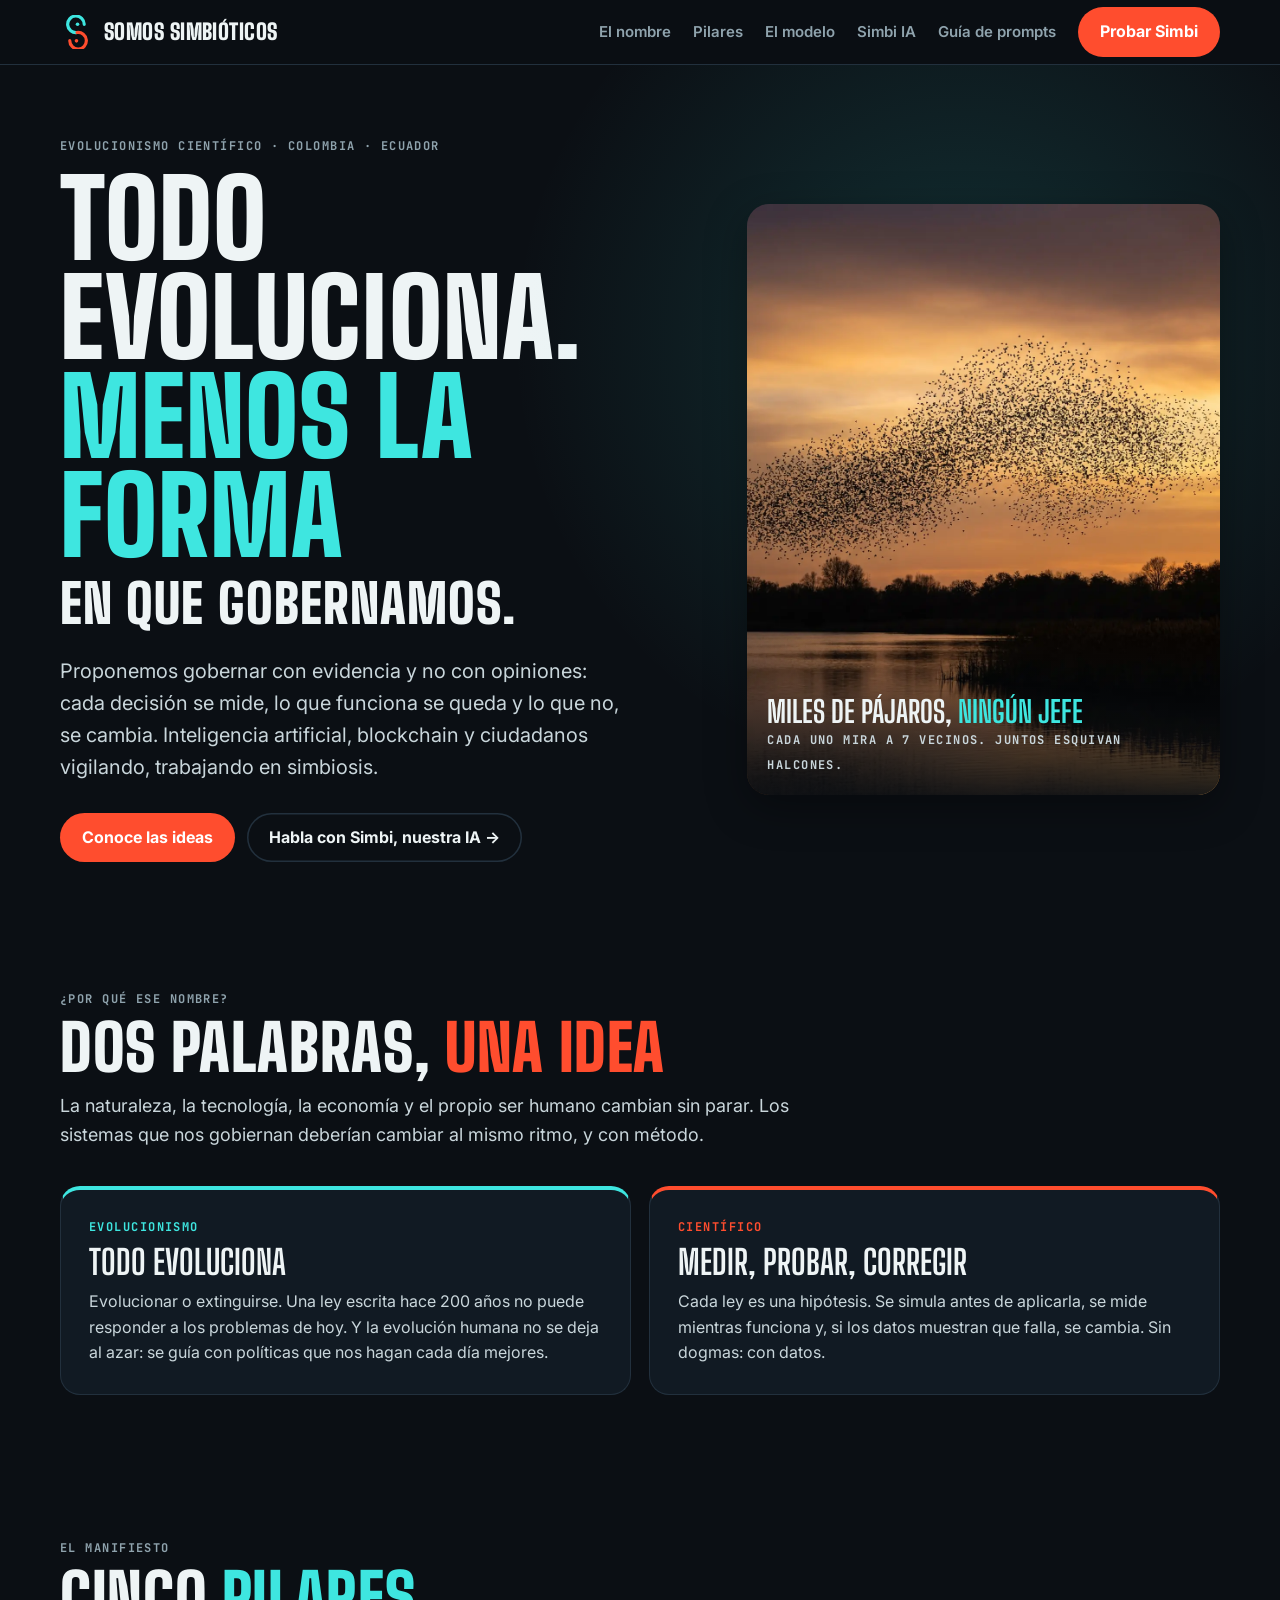
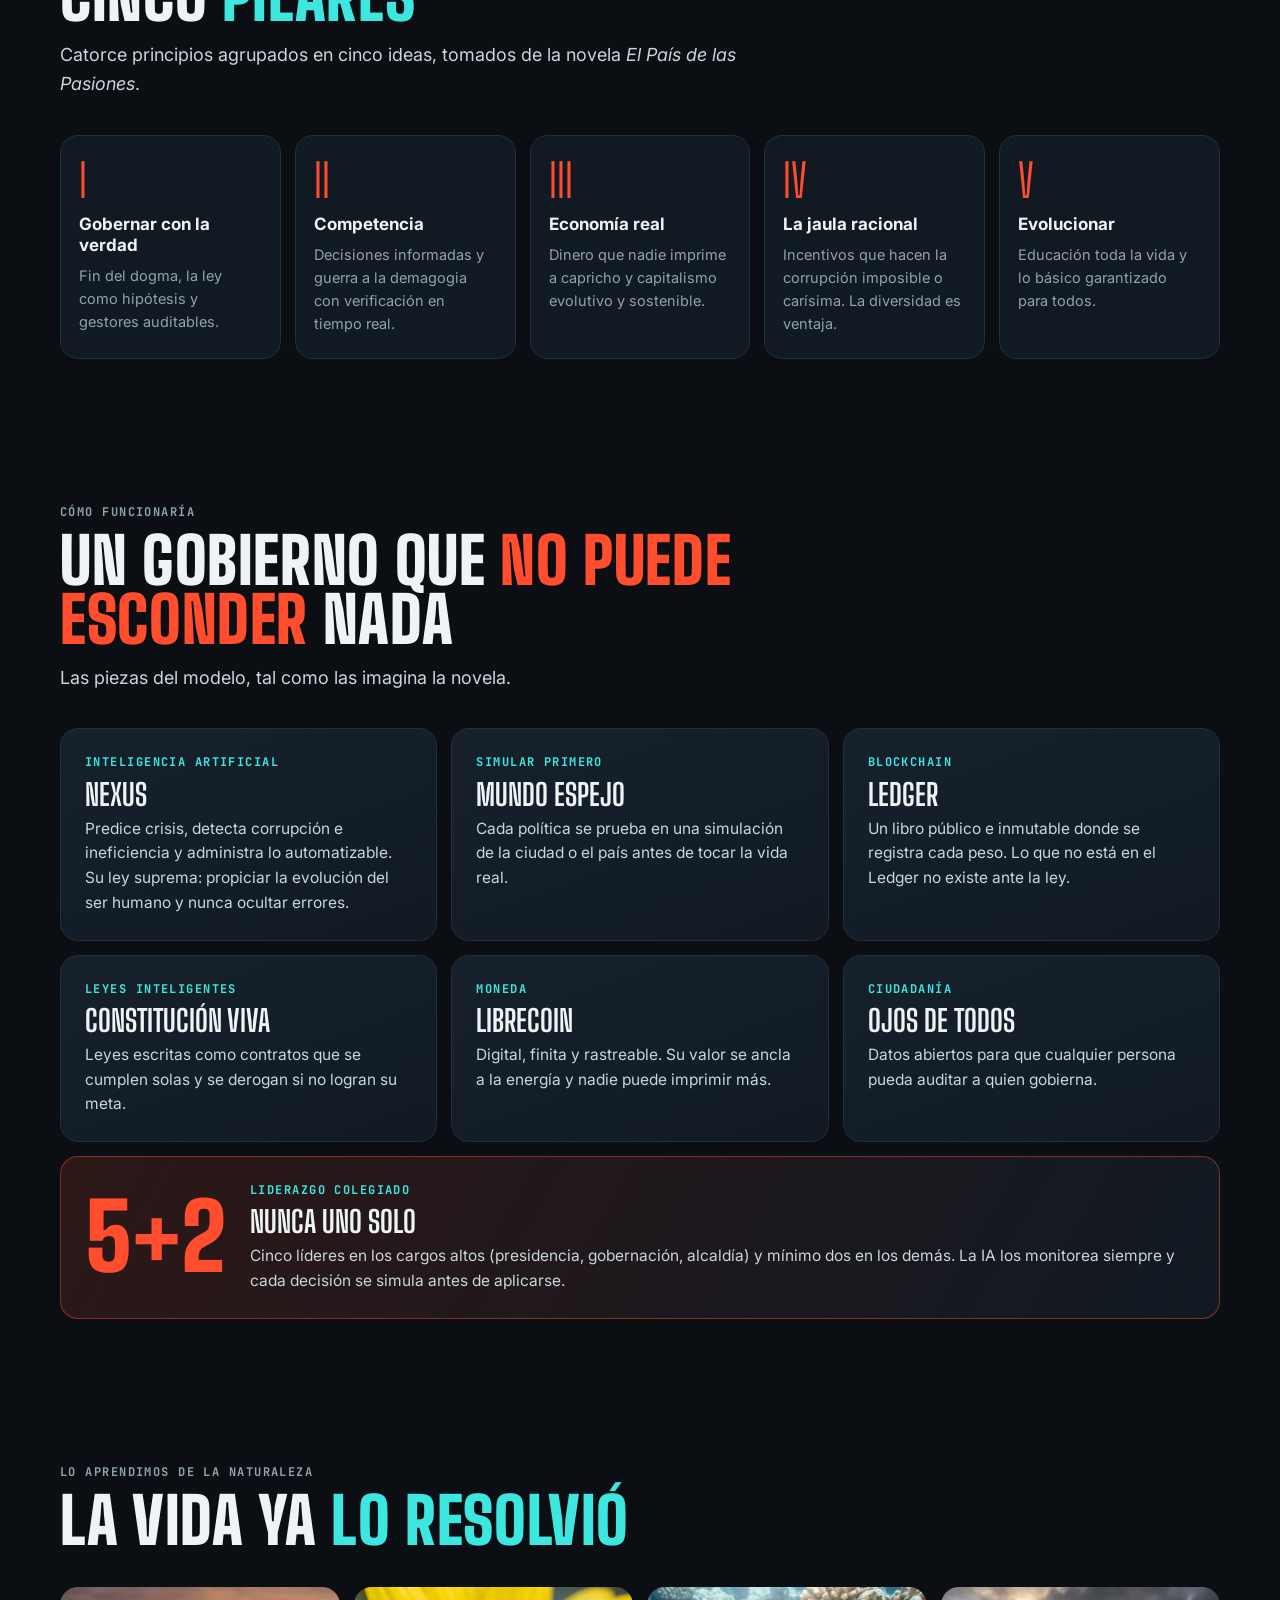
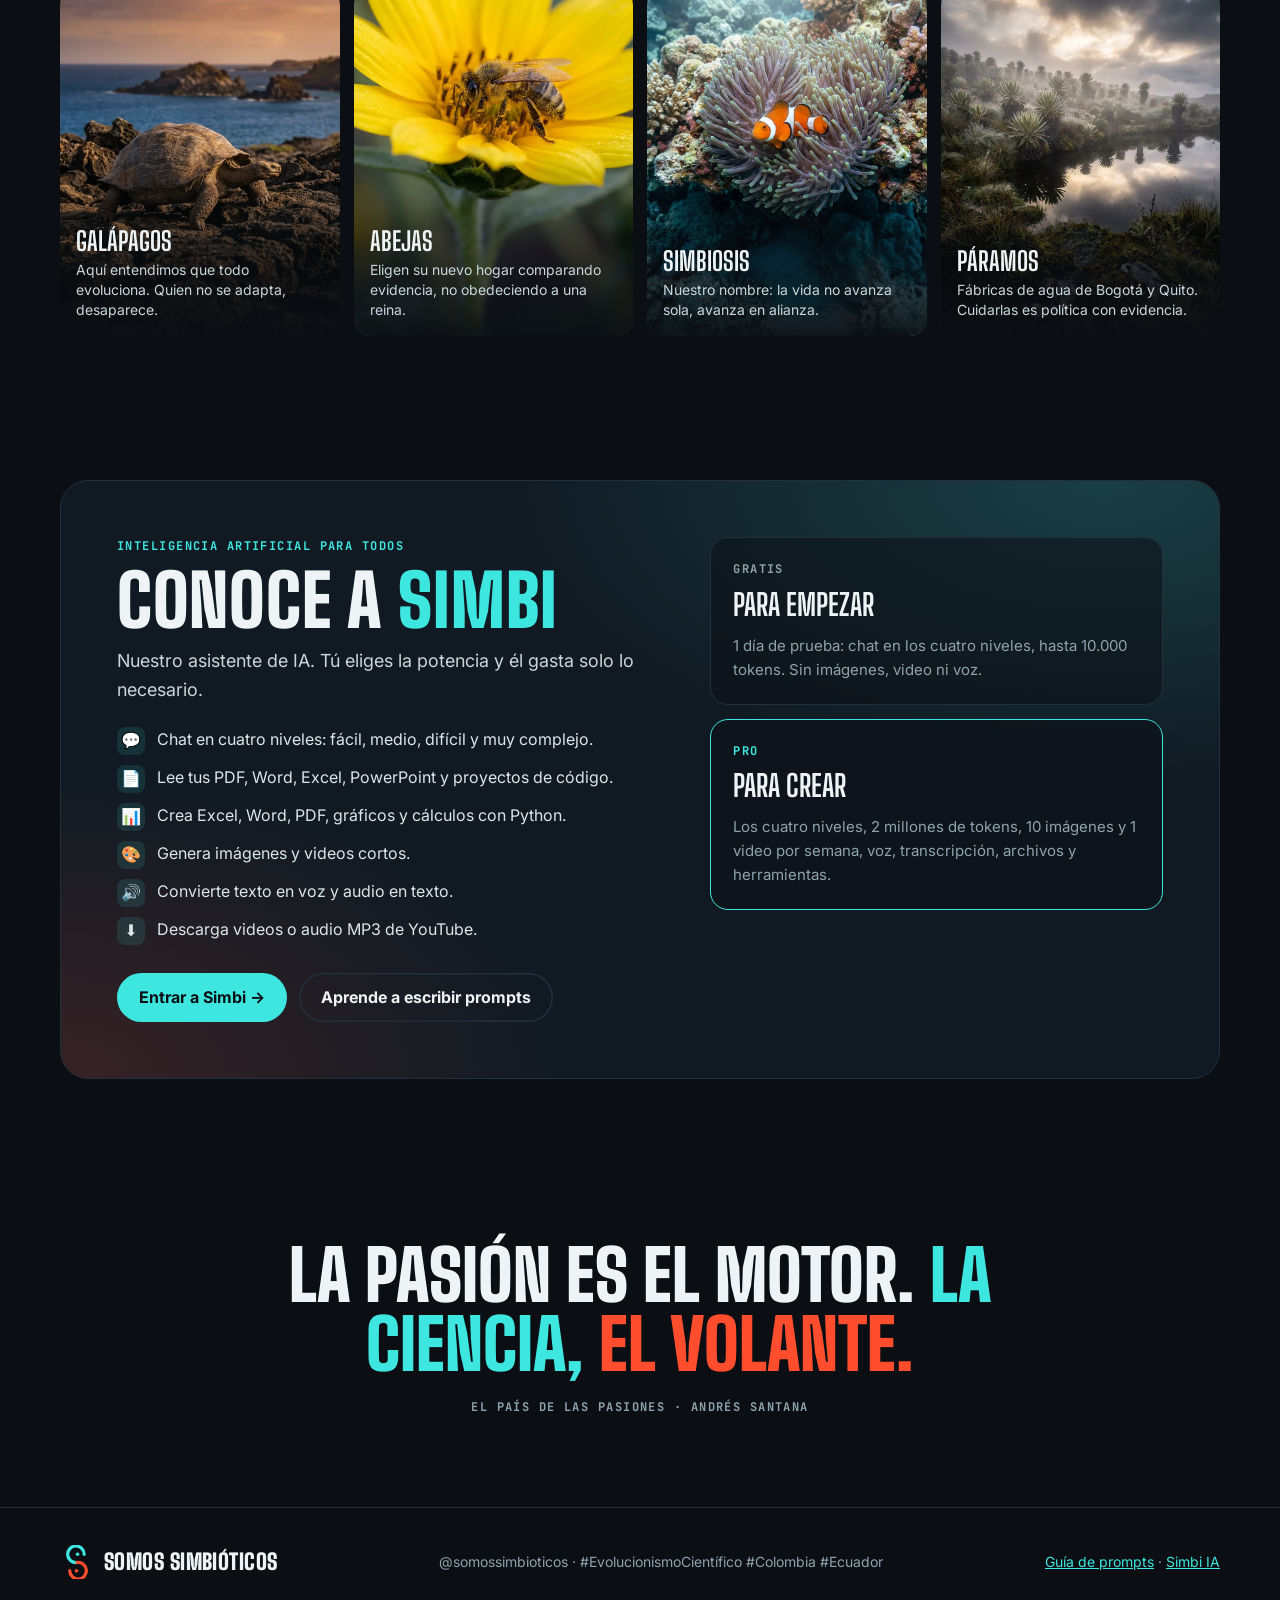
<file: index.html>
<!doctype html>
<html lang="es">
<head>
  <meta charset="utf-8">
  <meta name="viewport" content="width=device-width, initial-scale=1">
  <title>Somos Simbióticos · Evolucionismo Científico</title>
  <meta name="description" content="Todo evoluciona, menos la forma en que gobernamos. El evolucionismo científico propone gobernar con evidencia: medir, probar y corregir. Colombia y Ecuador.">
  <meta property="og:title" content="Somos Simbióticos · Evolucionismo Científico">
  <meta property="og:description" content="Todo evoluciona, menos la forma en que gobernamos.">
  <meta property="og:image" content="https://somossimbioticos.github.io/img/estorninos.webp">
  <meta name="theme-color" content="#0B0F14">
  <link rel="icon" href="/favicon.svg" type="image/svg+xml"><link rel="icon" href="/favicon-32.png" sizes="32x32" type="image/png"><link rel="apple-touch-icon" href="/apple-touch-icon.png"><link rel="manifest" href="/site.webmanifest">
  <link rel="preconnect" href="https://fonts.googleapis.com">
  <link rel="preconnect" href="https://fonts.gstatic.com" crossorigin>
  <link rel="stylesheet" href="https://fonts.googleapis.com/css2?family=Big+Shoulders+Display:wght@800;900&family=Inter:wght@400;500;600;700&family=JetBrains+Mono:wght@500;700&display=swap">
  <link rel="stylesheet" href="base.css">
  <style>
    .envoltura { width: min(1160px, 100% - 32px); margin-inline: auto; }
    header.nav { position: sticky; top: 0; z-index: 10; backdrop-filter: blur(14px); background: rgba(11, 15, 20, .78); border-bottom: 1px solid var(--linea); }
    .nav .envoltura { display: flex; align-items: center; gap: 18px; height: 64px; }
    .marca { display: flex; align-items: center; gap: 10px; text-decoration: none; color: var(--papel); }
    .marca img { width: 34px; height: 34px; }
    .marca span { font-family: var(--f-titulo); font-weight: 900; font-size: 22px; letter-spacing: .02em; text-transform: uppercase; }
    .nav nav { margin-left: auto; display: flex; gap: 22px; align-items: center; }
    .nav nav a:not(.btn) { color: var(--mut); text-decoration: none; font-weight: 600; font-size: 15px; }
    .nav nav a:not(.btn):hover { color: var(--papel); }
    @media (max-width: 760px) { .nav nav a:not(.btn) { display: none; } .nav .btn { padding: 9px 16px; font-size: 14px; } }

    .hero { position: relative; overflow: hidden; padding: 72px 0 56px; }
    .hero::before { content: ""; position: absolute; inset: -20% -10% auto auto; width: 70%; aspect-ratio: 1; background: radial-gradient(closest-side, rgba(62, 230, 224, .16), transparent); pointer-events: none; }
    .hero .envoltura { display: grid; grid-template-columns: 1.15fr .85fr; gap: 48px; align-items: center; }
    .hero h1 { font-size: clamp(52px, 8.4vw, 112px); }
    .hero h1 .l2 { display: block; color: var(--cian); }
    .hero h1 .l3 { display: block; font-size: .5em; color: var(--papel); margin-top: .25em; }
    .hero p.lead { font-size: clamp(17px, 2vw, 20px); color: #C9D6DB; max-width: 560px; margin: 26px 0 30px; }
    .acciones { display: flex; flex-wrap: wrap; gap: 12px; }
    .foto-hero { position: relative; border-radius: 22px; overflow: hidden; box-shadow: var(--sombra); aspect-ratio: 4/5; }
    .foto-hero img { width: 100%; height: 100%; object-fit: cover; }
    .foto-hero figcaption { position: absolute; left: 0; right: 0; bottom: 0; padding: 60px 20px 18px; background: linear-gradient(transparent, rgba(11, 15, 20, .92)); }
    .foto-hero figcaption b { display: block; font-family: var(--f-titulo); font-size: 30px; text-transform: uppercase; line-height: 1; }
    @media (max-width: 860px) { .hero .envoltura { grid-template-columns: 1fr; } .foto-hero { aspect-ratio: 16/11; } .hero { padding-top: 40px; } }

    section { padding: 72px 0; }
    .sec-cab { max-width: 760px; margin-bottom: 36px; }
    .sec-cab h2 { font-size: clamp(38px, 5.6vw, 64px); margin: 10px 0 14px; }
    .sec-cab p { color: #C9D6DB; font-size: 18px; margin: 0; }

    .dos { display: grid; grid-template-columns: 1fr 1fr; gap: 18px; }
    .tarjeta { background: var(--panel); border: 1px solid var(--linea); border-radius: 20px; padding: 28px; }
    .tarjeta h3 { font-family: var(--f-titulo); font-size: 34px; text-transform: uppercase; margin: 8px 0 10px; line-height: 1; }
    .tarjeta p { margin: 0; color: #C9D6DB; }
    .tarjeta.c { border-top: 4px solid var(--cian); }
    .tarjeta.b { border-top: 4px solid var(--brasa); }
    @media (max-width: 760px) { .dos { grid-template-columns: 1fr; } }

    .pilares { display: grid; grid-template-columns: repeat(5, 1fr); gap: 14px; }
    .pilar { background: var(--panel); border: 1px solid var(--linea); border-radius: 18px; padding: 22px 18px; }
    .pilar .n { font-family: var(--f-titulo); font-size: 46px; line-height: 1; color: var(--brasa); }
    .pilar h3 { font-size: 17px; margin: 10px 0 8px; line-height: 1.25; }
    .pilar p { font-size: 14.5px; color: var(--mut); margin: 0; }
    @media (max-width: 1000px) { .pilares { grid-template-columns: repeat(2, 1fr); } }
    @media (max-width: 520px) { .pilares { grid-template-columns: 1fr; } }

    .piezas { display: grid; grid-template-columns: repeat(3, 1fr); gap: 14px; }
    .pieza { padding: 24px; border-radius: 18px; background: linear-gradient(160deg, var(--panel-2), var(--panel)); border: 1px solid var(--linea); }
    .pieza .mono { color: var(--cian); }
    .pieza h3 { font-family: var(--f-titulo); font-size: 30px; text-transform: uppercase; margin: 6px 0 8px; line-height: 1; }
    .pieza p { margin: 0; color: #C9D6DB; font-size: 15.5px; }
    .pieza.dest { grid-column: span 3; display: grid; grid-template-columns: auto 1fr; gap: 24px; align-items: center; border-color: rgba(255, 77, 46, .45); background: linear-gradient(120deg, var(--brasa-suave), var(--panel)); }
    .pieza.dest .cifra { font-family: var(--f-titulo); font-weight: 900; font-size: 92px; line-height: .9; color: var(--brasa); }
    @media (max-width: 900px) { .piezas { grid-template-columns: 1fr 1fr; } .pieza.dest { grid-column: span 2; } }
    @media (max-width: 560px) { .piezas { grid-template-columns: 1fr; } .pieza.dest { grid-column: span 1; grid-template-columns: 1fr; } }

    .natura { display: grid; grid-template-columns: repeat(4, 1fr); gap: 14px; }
    .foto { position: relative; border-radius: 18px; overflow: hidden; aspect-ratio: 4/5; background: var(--panel); }
    .foto img { width: 100%; height: 100%; object-fit: cover; transition: transform .6s; }
    .foto:hover img { transform: scale(1.04); }
    .foto div { position: absolute; inset: auto 0 0 0; padding: 70px 16px 16px; background: linear-gradient(transparent, rgba(11, 15, 20, .95)); }
    .foto b { font-family: var(--f-titulo); font-size: 26px; text-transform: uppercase; line-height: 1; display: block; }
    .foto p { margin: 6px 0 0; font-size: 14px; color: #C9D6DB; line-height: 1.45; }
    @media (max-width: 900px) { .natura { grid-template-columns: 1fr 1fr; } }

    .simbi { border-radius: 28px; padding: clamp(28px, 5vw, 56px); background:
      radial-gradient(600px 300px at 90% 0%, rgba(62, 230, 224, .18), transparent),
      radial-gradient(500px 300px at 0% 100%, rgba(255, 77, 46, .16), transparent), var(--panel);
      border: 1px solid var(--linea); display: grid; grid-template-columns: 1.1fr .9fr; gap: 40px; }
    .simbi h2 { font-size: clamp(40px, 6vw, 72px); }
    .simbi ul { list-style: none; padding: 0; margin: 22px 0 28px; display: grid; gap: 10px; }
    .simbi li { display: flex; gap: 12px; align-items: flex-start; color: #DCE6E9; }
    .simbi li span { flex: none; width: 28px; height: 28px; display: grid; place-items: center; border-radius: 8px; background: var(--cian-suave); }
    .planes { display: grid; gap: 14px; align-content: start; }
    .plan { border-radius: 18px; padding: 22px; background: rgba(11, 15, 20, .55); border: 1px solid var(--linea); }
    .plan.pro { border-color: var(--cian); }
    .plan h3 { margin: 0 0 6px; font-family: var(--f-titulo); font-size: 30px; text-transform: uppercase; }
    .plan p { margin: 0; color: var(--mut); font-size: 15px; }
    @media (max-width: 860px) { .simbi { grid-template-columns: 1fr; } }

    .frase { text-align: center; padding: 90px 0; }
    .frase blockquote { margin: 0 auto; max-width: 900px; font-family: var(--f-titulo); font-weight: 900; text-transform: uppercase; font-size: clamp(36px, 5.6vw, 70px); line-height: .98; }
    .frase cite { display: block; margin-top: 20px; font-style: normal; }

    footer { border-top: 1px solid var(--linea); padding: 36px 0 48px; color: var(--mut); font-size: 14px; }
    footer .envoltura { display: flex; flex-wrap: wrap; gap: 16px; justify-content: space-between; align-items: center; }
    .aparecer { opacity: 0; transform: translateY(18px); transition: opacity .7s, transform .7s; }
    .aparecer.si { opacity: 1; transform: none; }
  </style>
</head>
<body>
  <header class="nav">
    <div class="envoltura">
      <a class="marca" href="./"><img src="logo.svg" alt=""><span>Somos Simbióticos</span></a>
      <nav>
        <a href="#nombre">El nombre</a>
        <a href="#pilares">Pilares</a>
        <a href="#modelo">El modelo</a>
        <a href="#simbi">Simbi IA</a>
        <a href="prompts/">Guía de prompts</a>
        <a class="btn btn-brasa" href="app/">Probar Simbi</a>
      </nav>
    </div>
  </header>

  <main>
    <section class="hero">
      <div class="envoltura">
        <div>
          <div class="mono">Evolucionismo científico · Colombia · Ecuador</div>
          <h1 class="titulo" style="margin-top:14px">Todo evoluciona.<span class="l2">Menos la forma</span><span class="l3">en que gobernamos.</span></h1>
          <p class="lead">Proponemos gobernar con evidencia y no con opiniones: cada decisión se mide, lo que funciona se queda y lo que no, se cambia. Inteligencia artificial, blockchain y ciudadanos vigilando, trabajando en simbiosis.</p>
          <div class="acciones">
            <a class="btn btn-brasa" href="#nombre">Conoce las ideas</a>
            <a class="btn btn-borde" href="app/">Habla con Simbi, nuestra IA →</a>
          </div>
        </div>
        <figure class="foto-hero" style="margin:0">
          <img src="img/estorninos.webp" alt="Bandada de estorninos formando una figura al atardecer" width="1100" height="1366" fetchpriority="high">
          <figcaption><b>Miles de pájaros, <span class="cian">ningún jefe</span></b><span class="mono" style="color:#C9D6DB">Cada uno mira a 7 vecinos. Juntos esquivan halcones.</span></figcaption>
        </figure>
      </div>
    </section>

    <section id="nombre">
      <div class="envoltura">
        <div class="sec-cab aparecer">
          <div class="mono">¿Por qué ese nombre?</div>
          <h2 class="titulo">Dos palabras, <span class="brasa">una idea</span></h2>
          <p>La naturaleza, la tecnología, la economía y el propio ser humano cambian sin parar. Los sistemas que nos gobiernan deberían cambiar al mismo ritmo, y con método.</p>
        </div>
        <div class="dos">
          <article class="tarjeta c aparecer">
            <div class="mono cian">Evolucionismo</div>
            <h3>Todo evoluciona</h3>
            <p>Evolucionar o extinguirse. Una ley escrita hace 200 años no puede responder a los problemas de hoy. Y la evolución humana no se deja al azar: se guía con políticas que nos hagan cada día mejores.</p>
          </article>
          <article class="tarjeta b aparecer">
            <div class="mono brasa">Científico</div>
            <h3>Medir, probar, corregir</h3>
            <p>Cada ley es una hipótesis. Se simula antes de aplicarla, se mide mientras funciona y, si los datos muestran que falla, se cambia. Sin dogmas: con datos.</p>
          </article>
        </div>
      </div>
    </section>

    <section id="pilares">
      <div class="envoltura">
        <div class="sec-cab aparecer">
          <div class="mono">El manifiesto</div>
          <h2 class="titulo">Cinco <span class="cian">pilares</span></h2>
          <p>Catorce principios agrupados en cinco ideas, tomados de la novela <em>El País de las Pasiones</em>.</p>
        </div>
        <div class="pilares">
          <article class="pilar aparecer"><div class="n">I</div><h3>Gobernar con la verdad</h3><p>Fin del dogma, la ley como hipótesis y gestores auditables.</p></article>
          <article class="pilar aparecer"><div class="n">II</div><h3>Competencia</h3><p>Decisiones informadas y guerra a la demagogia con verificación en tiempo real.</p></article>
          <article class="pilar aparecer"><div class="n">III</div><h3>Economía real</h3><p>Dinero que nadie imprime a capricho y capitalismo evolutivo y sostenible.</p></article>
          <article class="pilar aparecer"><div class="n">IV</div><h3>La jaula racional</h3><p>Incentivos que hacen la corrupción imposible o carísima. La diversidad es ventaja.</p></article>
          <article class="pilar aparecer"><div class="n">V</div><h3>Evolucionar</h3><p>Educación toda la vida y lo básico garantizado para todos.</p></article>
        </div>
      </div>
    </section>

    <section id="modelo">
      <div class="envoltura">
        <div class="sec-cab aparecer">
          <div class="mono">Cómo funcionaría</div>
          <h2 class="titulo">Un gobierno que <span class="brasa">no puede esconder</span> nada</h2>
          <p>Las piezas del modelo, tal como las imagina la novela.</p>
        </div>
        <div class="piezas">
          <article class="pieza aparecer"><div class="mono">Inteligencia artificial</div><h3>Nexus</h3><p>Predice crisis, detecta corrupción e ineficiencia y administra lo automatizable. Su ley suprema: propiciar la evolución del ser humano y nunca ocultar errores.</p></article>
          <article class="pieza aparecer"><div class="mono">Simular primero</div><h3>Mundo espejo</h3><p>Cada política se prueba en una simulación de la ciudad o el país antes de tocar la vida real.</p></article>
          <article class="pieza aparecer"><div class="mono">Blockchain</div><h3>Ledger</h3><p>Un libro público e inmutable donde se registra cada peso. Lo que no está en el Ledger no existe ante la ley.</p></article>
          <article class="pieza aparecer"><div class="mono">Leyes inteligentes</div><h3>Constitución Viva</h3><p>Leyes escritas como contratos que se cumplen solas y se derogan si no logran su meta.</p></article>
          <article class="pieza aparecer"><div class="mono">Moneda</div><h3>LibreCoin</h3><p>Digital, finita y rastreable. Su valor se ancla a la energía y nadie puede imprimir más.</p></article>
          <article class="pieza aparecer"><div class="mono">Ciudadanía</div><h3>Ojos de todos</h3><p>Datos abiertos para que cualquier persona pueda auditar a quien gobierna.</p></article>
          <article class="pieza dest aparecer">
            <div class="cifra">5+2</div>
            <div><div class="mono brasa">Liderazgo colegiado</div><h3 style="margin-top:6px">Nunca uno solo</h3><p>Cinco líderes en los cargos altos (presidencia, gobernación, alcaldía) y mínimo dos en los demás. La IA los monitorea siempre y cada decisión se simula antes de aplicarse.</p></div>
          </article>
        </div>
      </div>
    </section>

    <section>
      <div class="envoltura">
        <div class="sec-cab aparecer">
          <div class="mono">Lo aprendimos de la naturaleza</div>
          <h2 class="titulo">La vida ya <span class="cian">lo resolvió</span></h2>
        </div>
        <div class="natura">
          <figure class="foto aparecer" style="margin:0"><img src="img/galapagos.webp" alt="Tortuga gigante en Galápagos" loading="lazy" width="900" height="1117"><div><b>Galápagos</b><p>Aquí entendimos que todo evoluciona. Quien no se adapta, desaparece.</p></div></figure>
          <figure class="foto aparecer" style="margin:0"><img src="img/abeja.webp" alt="Abeja sobre una flor amarilla" loading="lazy" width="900" height="1117"><div><b>Abejas</b><p>Eligen su nuevo hogar comparando evidencia, no obedeciendo a una reina.</p></div></figure>
          <figure class="foto aparecer" style="margin:0"><img src="img/simbiosis.webp" alt="Pez payaso en una anémona" loading="lazy" width="900" height="1117"><div><b>Simbiosis</b><p>Nuestro nombre: la vida no avanza sola, avanza en alianza.</p></div></figure>
          <figure class="foto aparecer" style="margin:0"><img src="img/paramo.webp" alt="Páramo andino con frailejones" loading="lazy" width="900" height="1117"><div><b>Páramos</b><p>Fábricas de agua de Bogotá y Quito. Cuidarlas es política con evidencia.</p></div></figure>
        </div>
      </div>
    </section>

    <section id="simbi">
      <div class="envoltura">
        <div class="simbi aparecer">
          <div>
            <div class="mono cian">Inteligencia artificial para todos</div>
            <h2 class="titulo" style="margin-top:10px">Conoce a <span class="cian">Simbi</span></h2>
            <p style="color:#C9D6DB;font-size:18px;margin:14px 0 0">Nuestro asistente de IA. Tú eliges la potencia y él gasta solo lo necesario.</p>
            <ul>
              <li><span>💬</span> Chat en cuatro niveles: fácil, medio, difícil y muy complejo.</li>
              <li><span>📄</span> Lee tus PDF, Word, Excel, PowerPoint y proyectos de código.</li>
              <li><span>📊</span> Crea Excel, Word, PDF, gráficos y cálculos con Python.</li>
              <li><span>🎨</span> Genera imágenes y videos cortos.</li>
              <li><span>🔊</span> Convierte texto en voz y audio en texto.</li>
              <li><span>⬇️</span> Descarga videos o audio MP3 de YouTube.</li>
            </ul>
            <div class="acciones">
              <a class="btn btn-cian" href="app/">Entrar a Simbi →</a>
              <a class="btn btn-borde" href="prompts/">Aprende a escribir prompts</a>
            </div>
          </div>
          <div class="planes">
            <div class="plan"><div class="mono">Gratis</div><h3>Para empezar</h3><p>1 día de prueba: chat en los cuatro niveles, hasta 10.000 tokens. Sin imágenes, video ni voz.</p></div>
            <div class="plan pro"><div class="mono cian">Pro</div><h3>Para crear</h3><p>Los cuatro niveles, 2 millones de tokens, 10 imágenes y 1 video por semana, voz, transcripción, archivos y herramientas.</p></div>
          </div>
        </div>
      </div>
    </section>

    <section class="frase">
      <div class="envoltura aparecer">
        <blockquote>La pasión es el motor. <span class="cian">La ciencia,</span> <span class="brasa">el volante.</span></blockquote>
        <cite class="mono">El País de las Pasiones · Andrés Santana</cite>
      </div>
    </section>
  </main>

  <footer>
    <div class="envoltura">
      <a class="marca" href="./"><img src="logo.svg" alt=""><span>Somos Simbióticos</span></a>
      <div>@somossimbioticos · #EvolucionismoCientífico #Colombia #Ecuador</div>
      <div><a href="prompts/">Guía de prompts</a> · <a href="app/">Simbi IA</a></div>
    </div>
  </footer>

  <script>
    const io = new IntersectionObserver((es) => es.forEach((e) => { if (e.isIntersecting) { e.target.classList.add("si"); io.unobserve(e.target); } }), { rootMargin: "0px 0px -8% 0px" });
    document.querySelectorAll(".aparecer").forEach((el) => io.observe(el));
  </script>
</body>
</html>
</file>
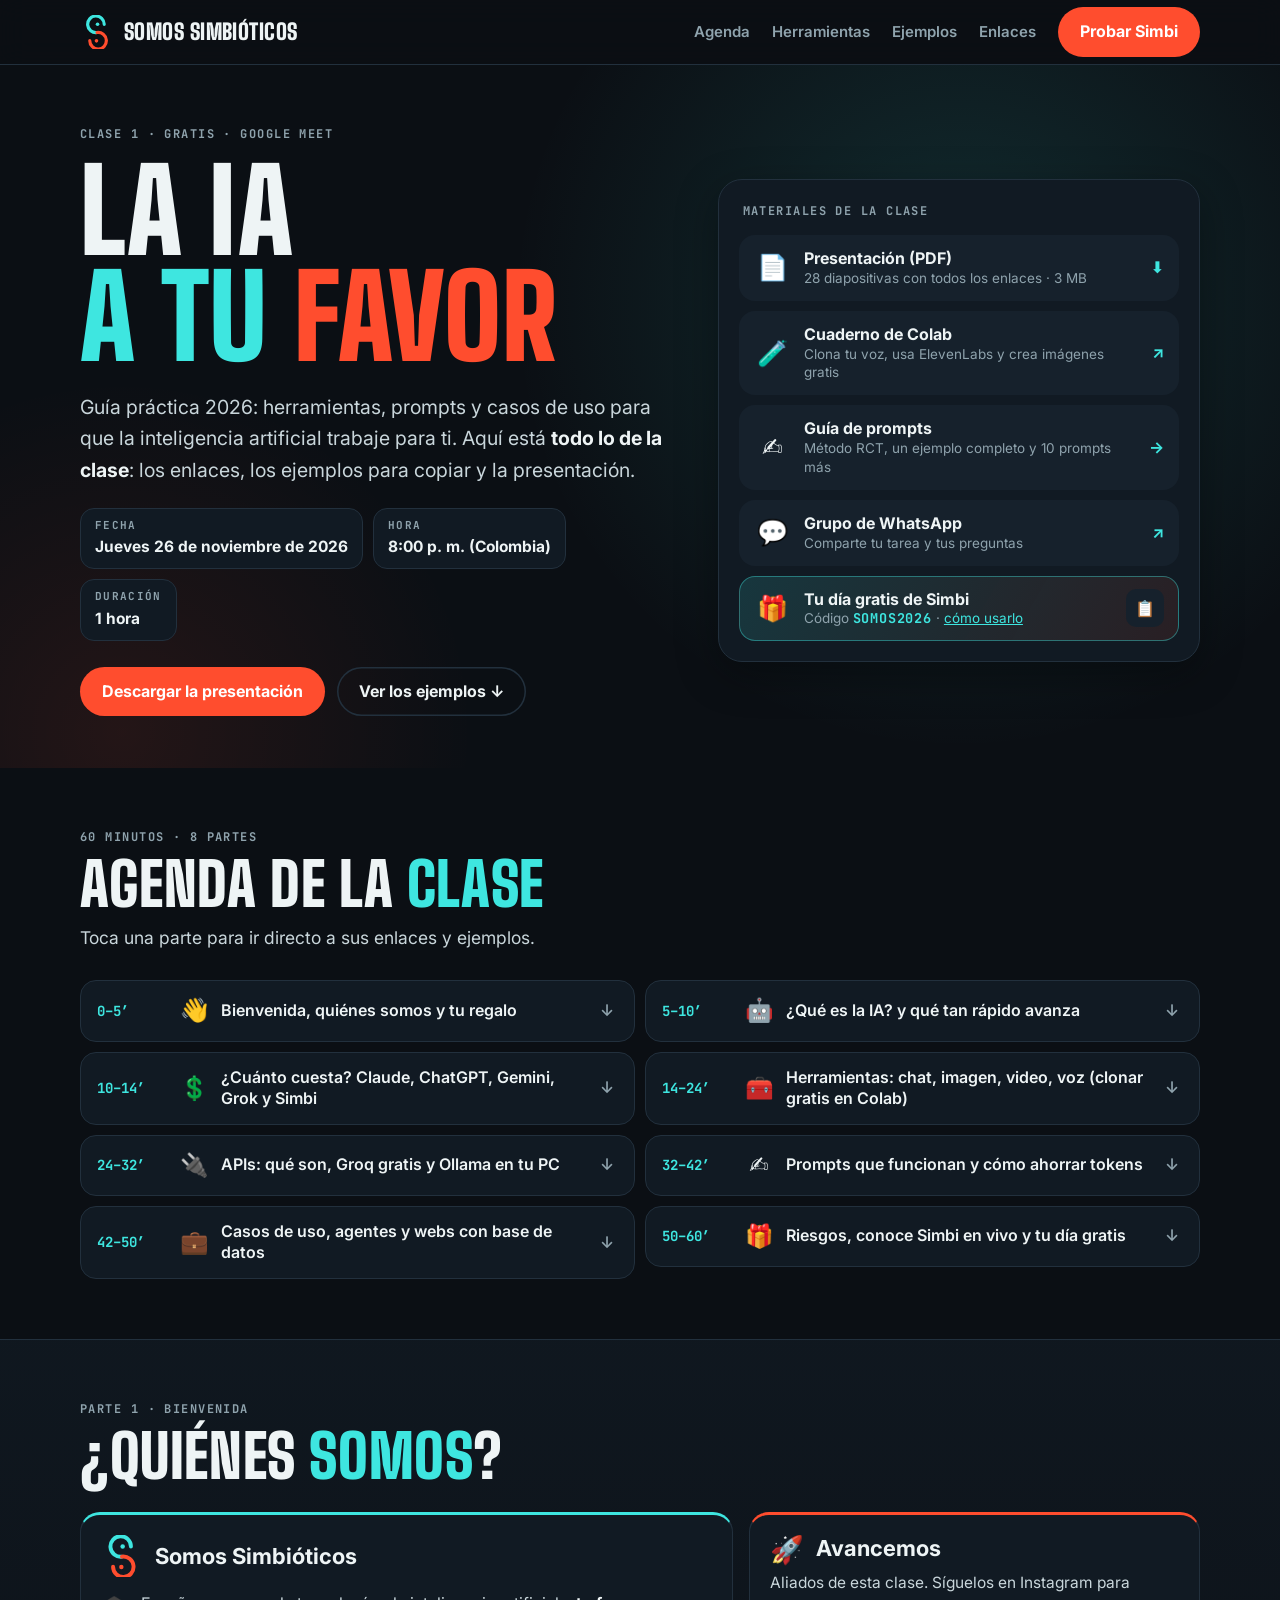
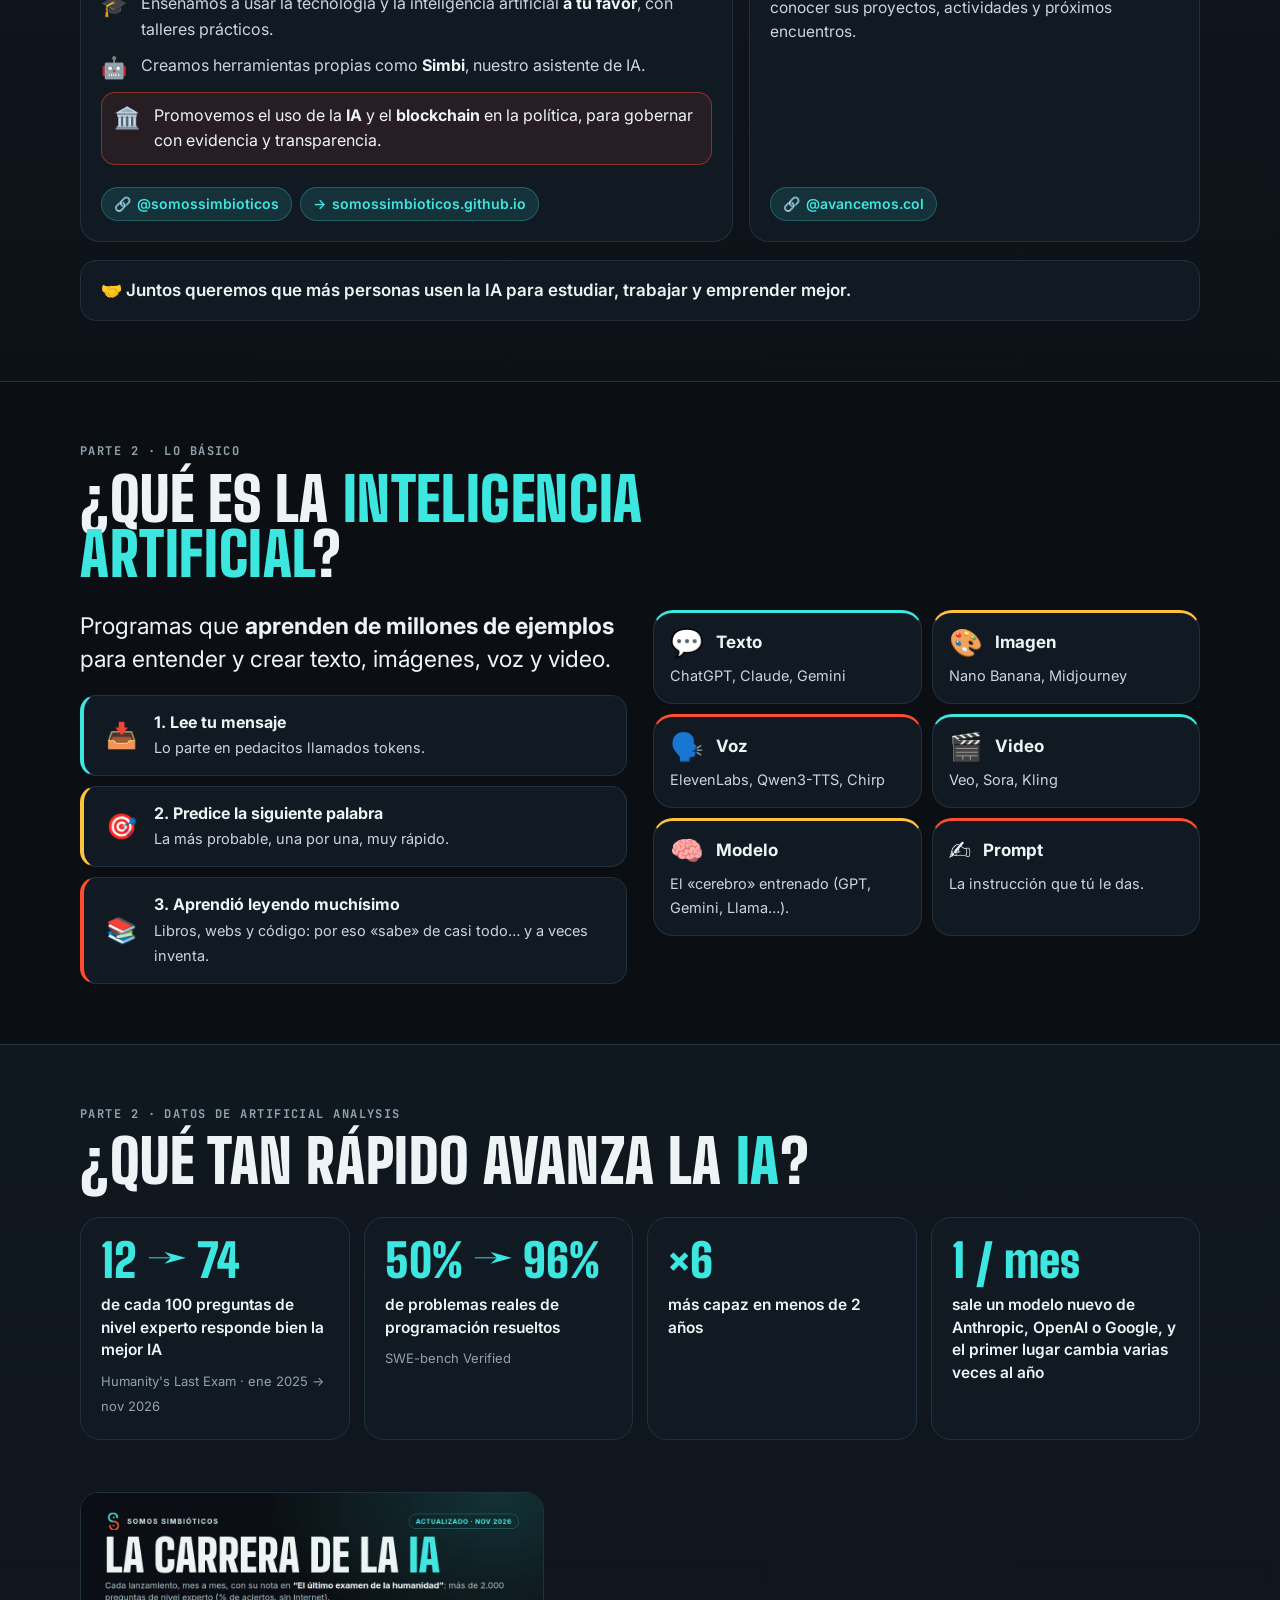
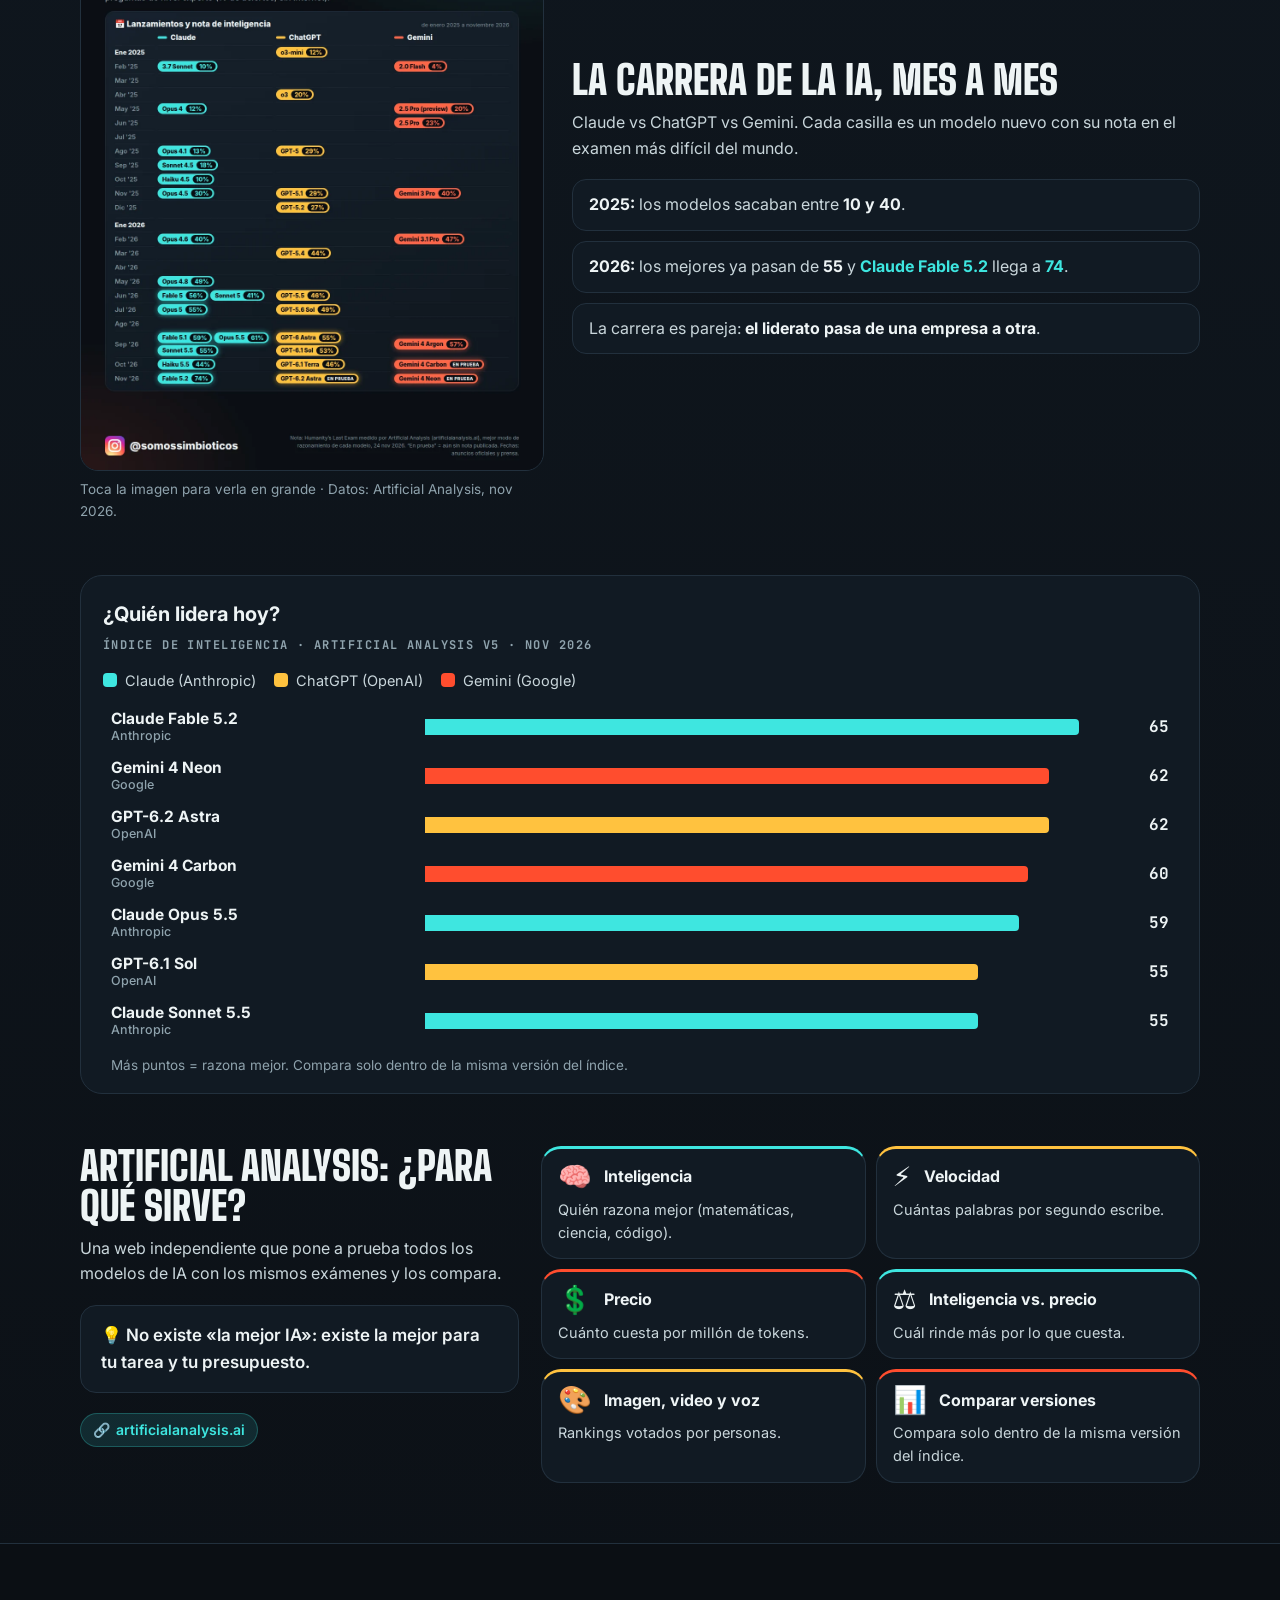
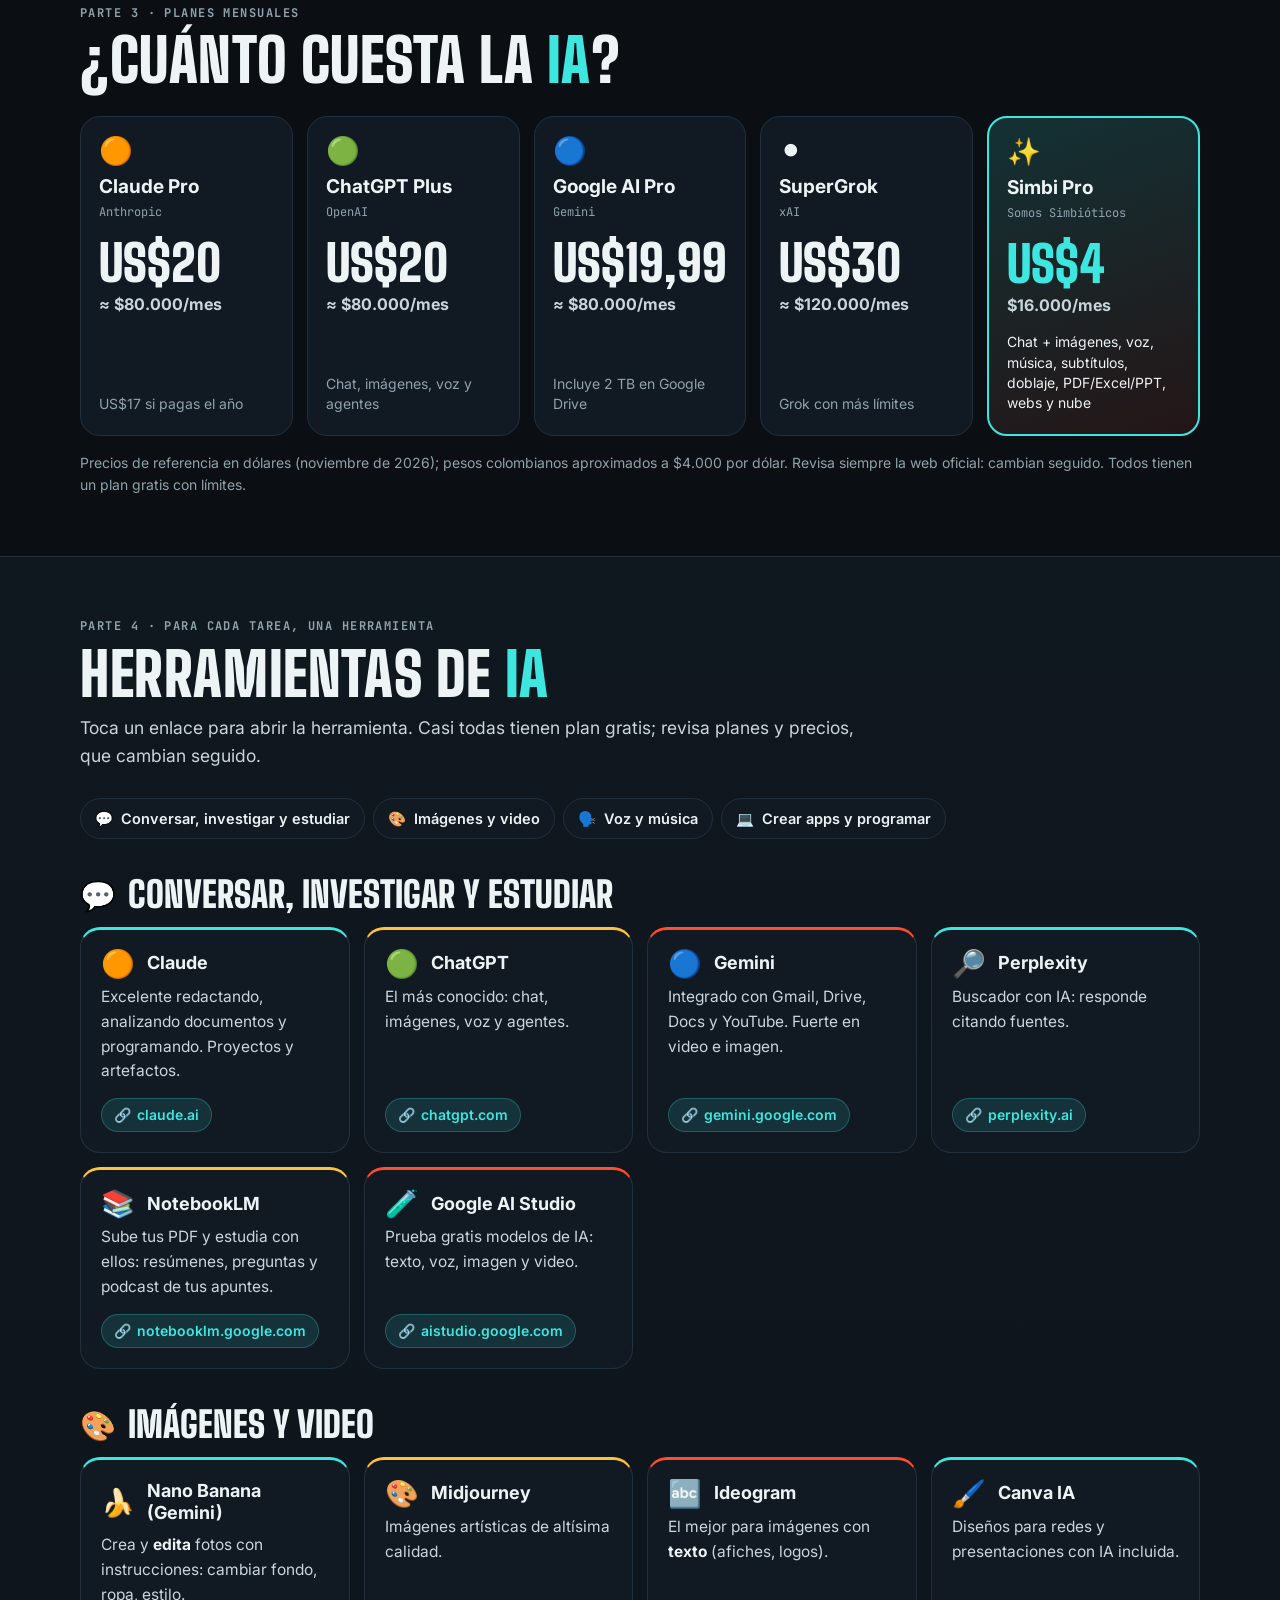
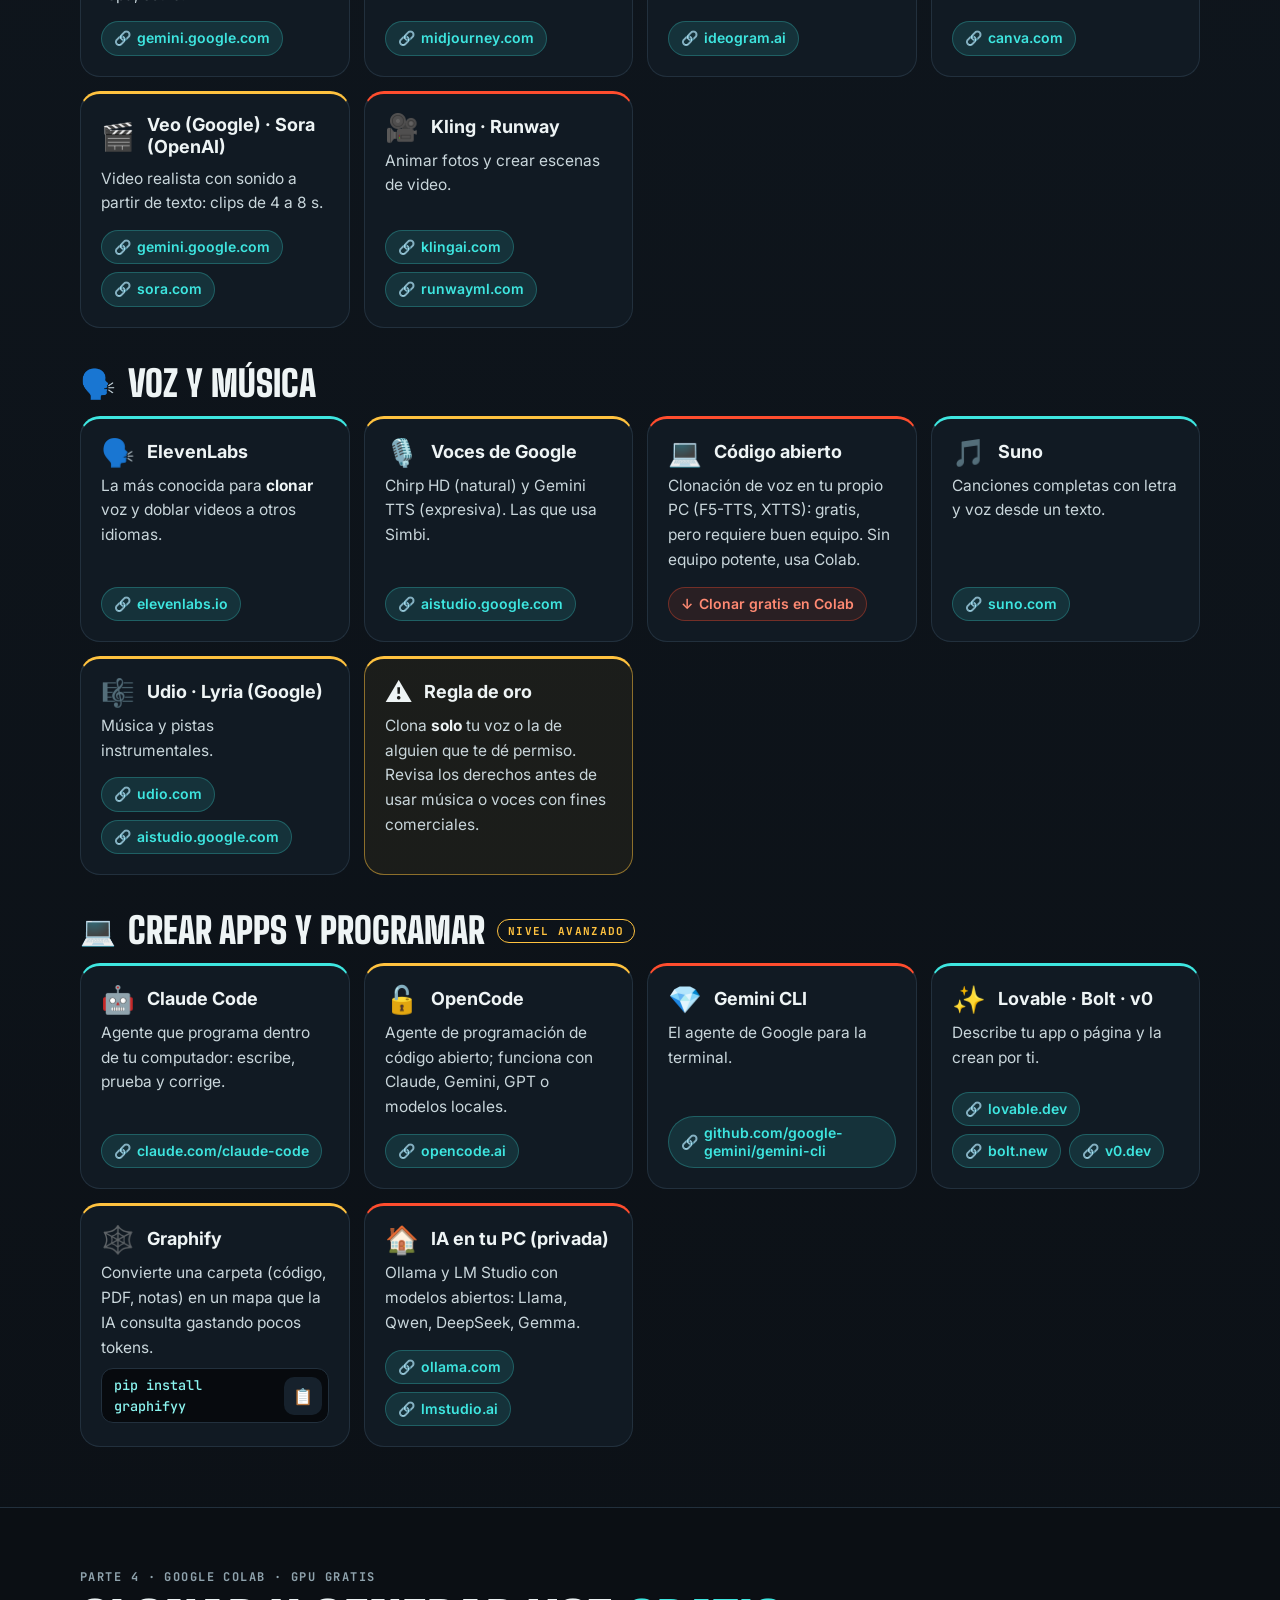
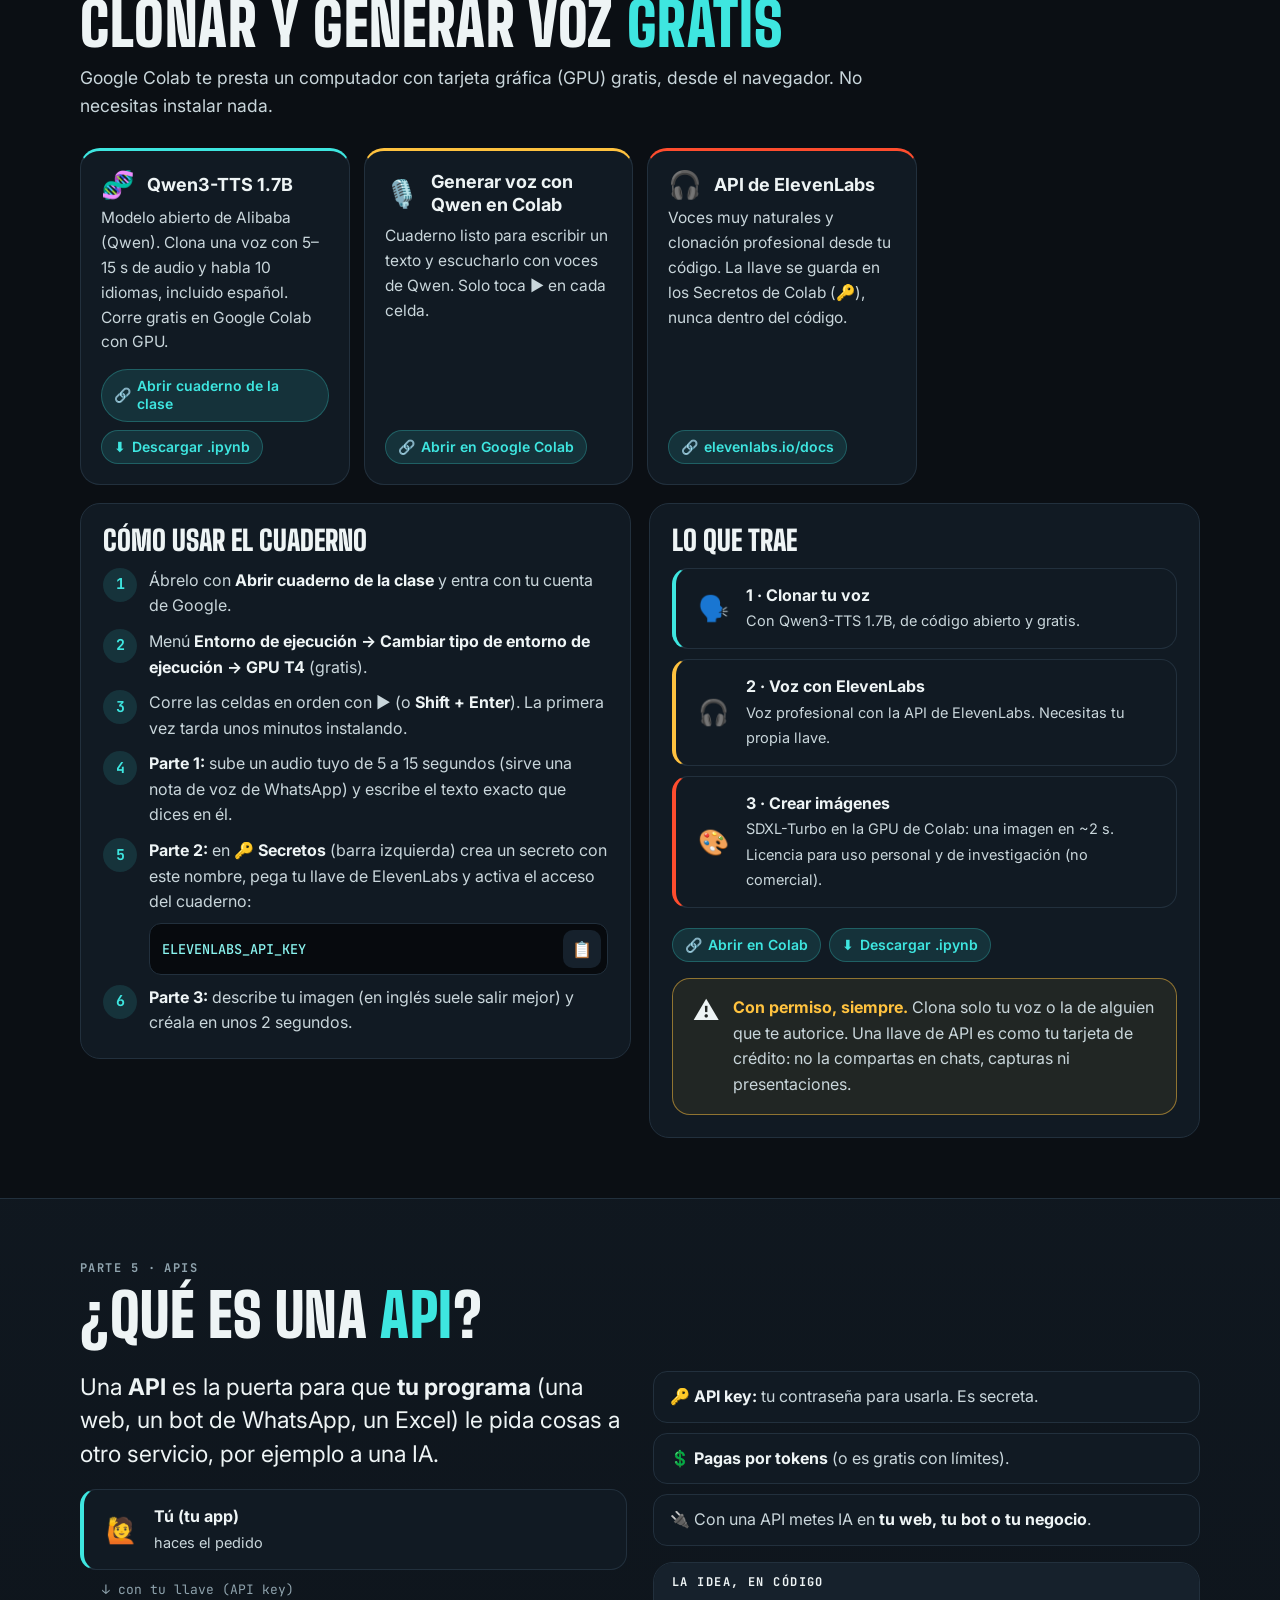
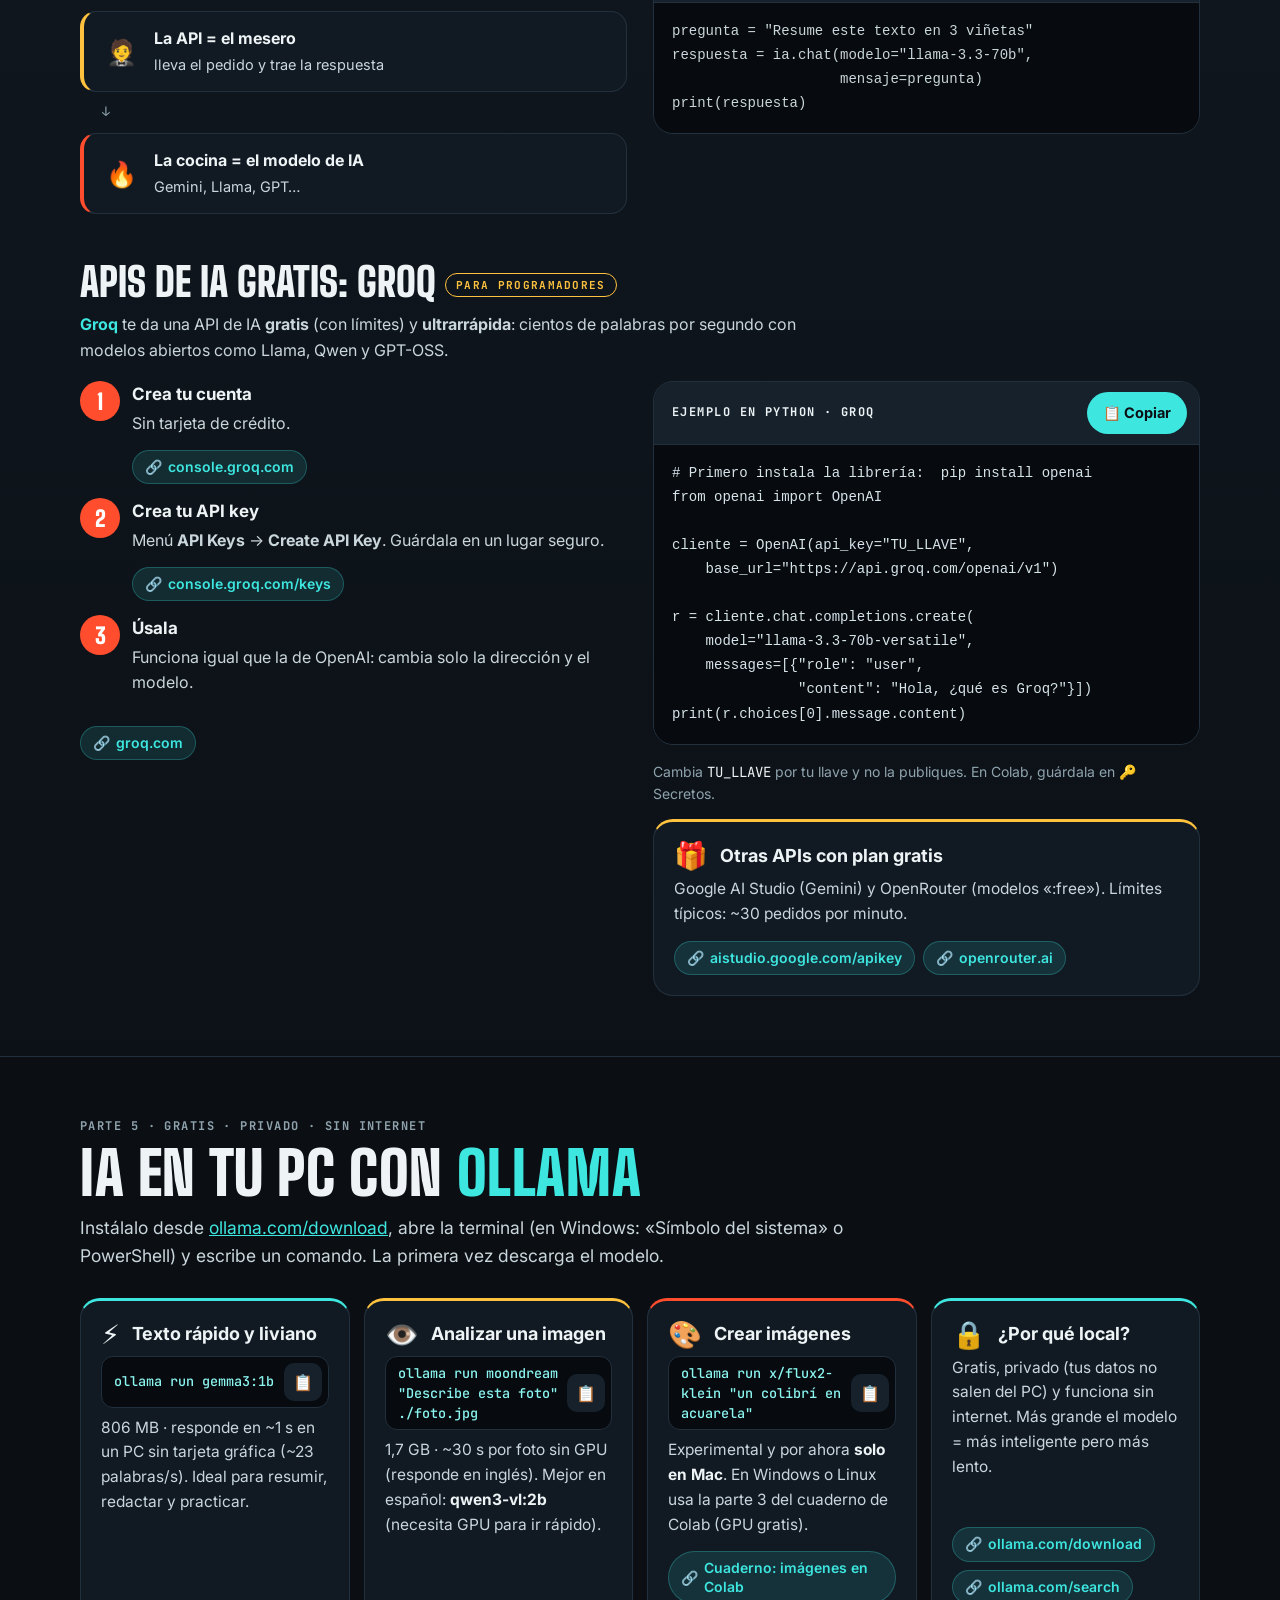
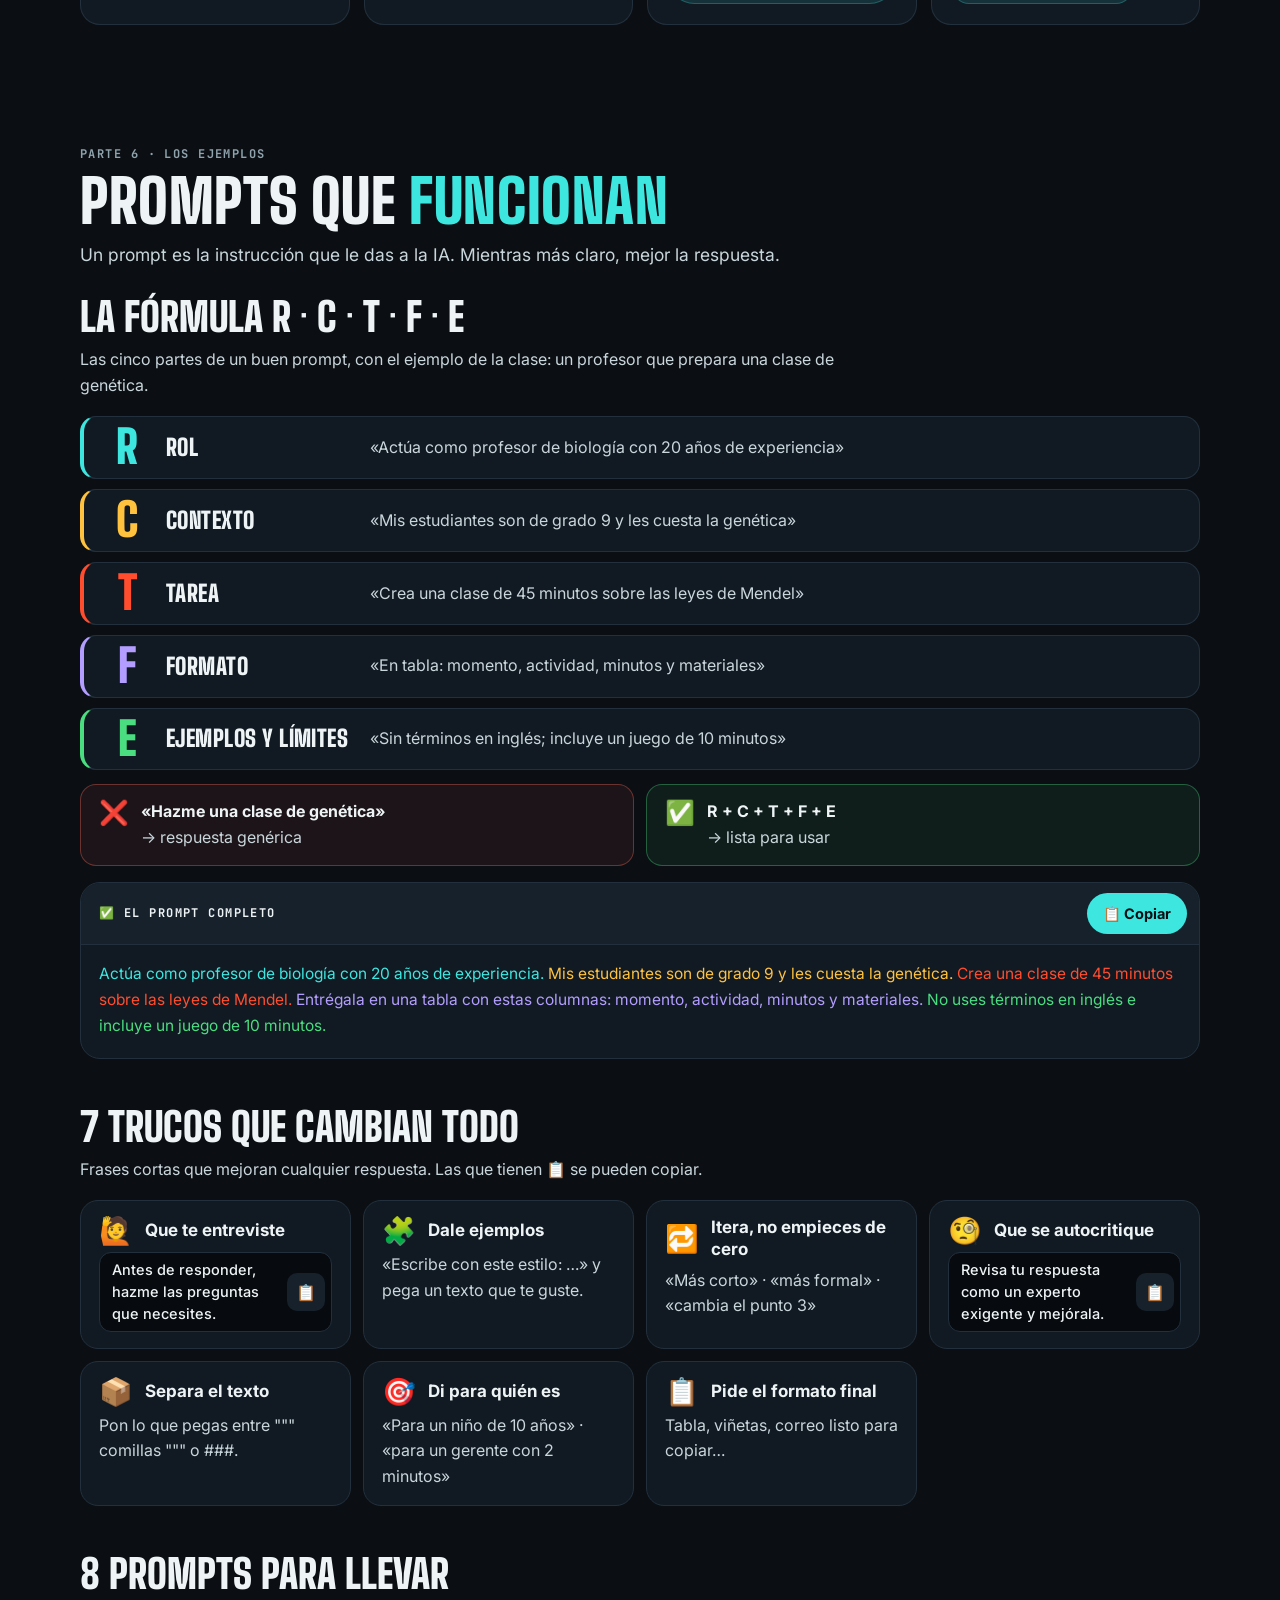
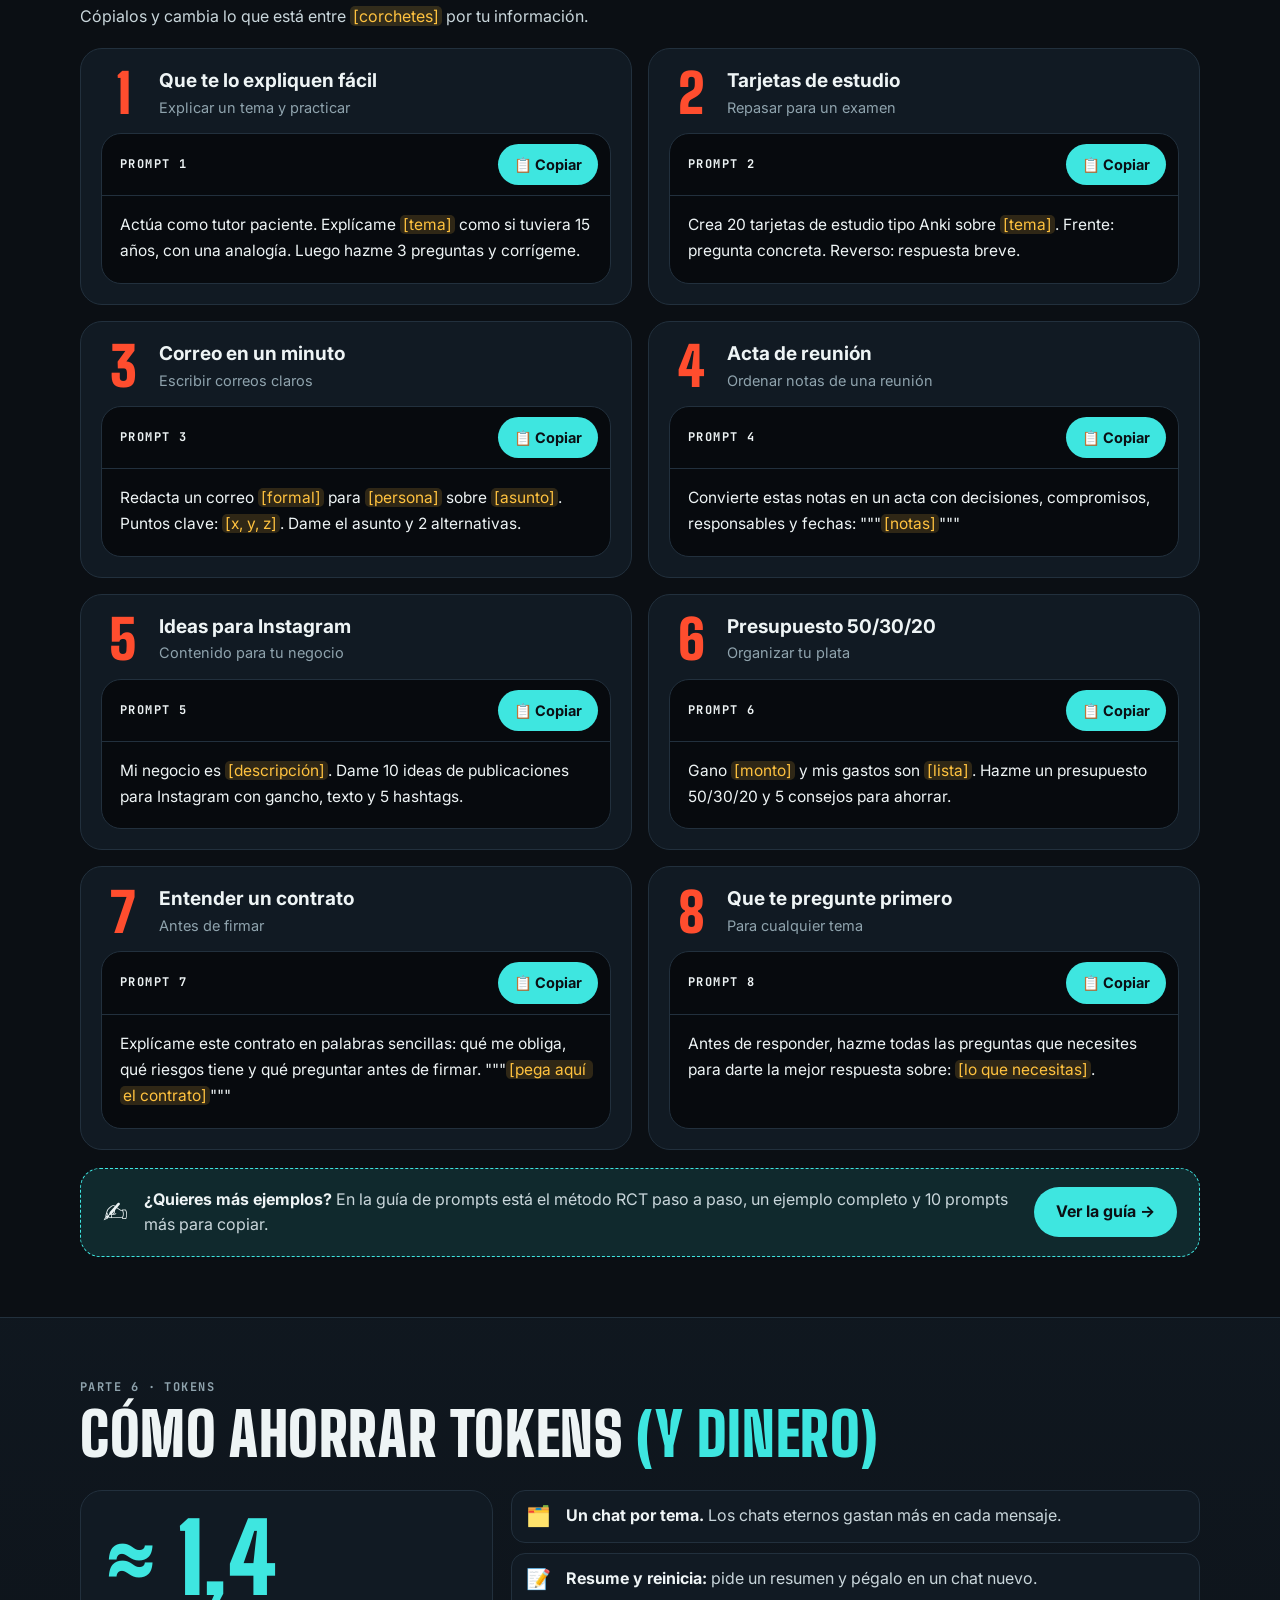
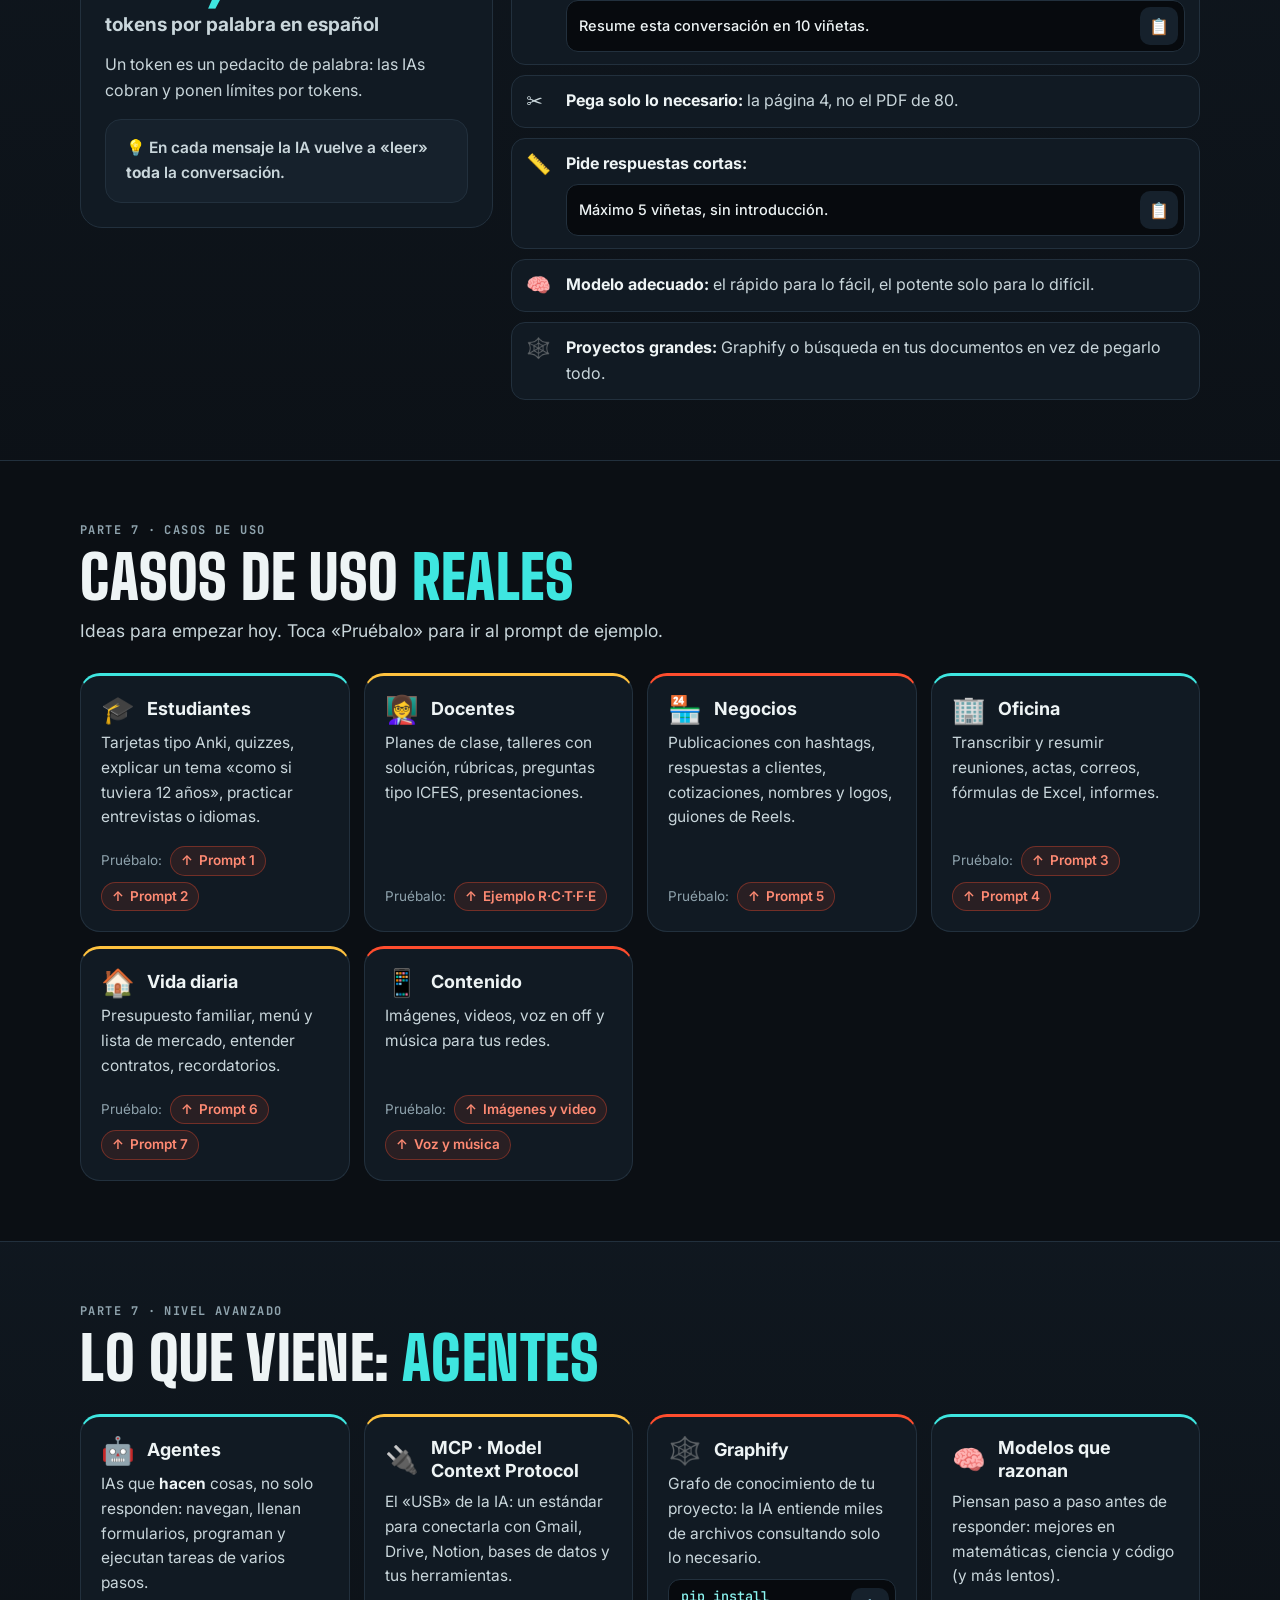
<file: clase1/index.html>
<!doctype html>
<html lang="es">
<head>
  <meta charset="utf-8">
  <meta name="viewport" content="width=device-width, initial-scale=1">
  <title>Clase 1 · La IA a tu favor: enlaces, ejemplos y presentación · Somos Simbióticos</title>
  <meta name="description" content="Todo lo de la clase gratuita «La IA a tu favor»: las herramientas con sus enlaces, prompts y código para copiar, el cuaderno de Colab, precios, riesgos y la presentación en PDF.">
  <link rel="canonical" href="https://somossimbioticos.github.io/clase1/">
  <meta property="og:type" content="article">
  <meta property="og:url" content="https://somossimbioticos.github.io/clase1/">
  <meta property="og:title" content="Clase 1 · La IA a tu favor">
  <meta property="og:description" content="Los enlaces, los ejemplos para copiar y la presentación de la clase de Somos Simbióticos.">
  <meta property="og:image" content="https://somossimbioticos.github.io/clase1/img/portada.jpg">
  <meta property="og:image:width" content="1200">
  <meta property="og:image:height" content="630">
  <meta name="twitter:card" content="summary_large_image">
  <meta name="theme-color" content="#0B0F14">
  <meta name="color-scheme" content="dark">
  <link rel="icon" href="/favicon.svg" type="image/svg+xml"><link rel="icon" href="/favicon-32.png" sizes="32x32" type="image/png"><link rel="apple-touch-icon" href="/apple-touch-icon.png"><link rel="manifest" href="/site.webmanifest">
  <link rel="preconnect" href="https://fonts.googleapis.com">
  <link rel="preconnect" href="https://fonts.gstatic.com" crossorigin>
  <link rel="stylesheet" href="https://fonts.googleapis.com/css2?family=Big+Shoulders+Display:wght@800;900&family=Inter:wght@400;500;600;700&family=JetBrains+Mono:wght@500;700&display=swap">
  <link rel="stylesheet" href="../base.css">
  <style>
    html { scroll-behavior: smooth; scroll-padding-top: 78px; }
    @media (prefers-reduced-motion: reduce) { html { scroll-behavior: auto; } }
    .envoltura { width: min(1120px, 100% - 32px); margin-inline: auto; }
    .saltar { position: absolute; left: 12px; top: -64px; z-index: 50; background: var(--cian); color: var(--sobre-cian); padding: 10px 14px; border-radius: 10px; font-weight: 700; text-decoration: none; }
    .saltar:focus { top: 10px; }
    .c-cian { --c: var(--cian); } .c-ambar { --c: var(--ambar); } .c-brasa { --c: var(--brasa); }
    .c-violeta { --c: var(--violeta); } .c-verde { --c: var(--exito); } .c-rosa { --c: #FF7AB6; }

    /* ── Barra superior (igual que la guía de prompts) ── */
    header.nav { position: sticky; top: 0; z-index: 10; backdrop-filter: blur(14px); -webkit-backdrop-filter: blur(14px); background: rgba(11, 15, 20, .82); border-bottom: 1px solid var(--linea); }
    .nav .envoltura { display: flex; align-items: center; gap: 18px; height: 64px; }
    .marca { display: flex; align-items: center; gap: 10px; text-decoration: none; color: var(--papel); }
    .marca img { width: 34px; height: 34px; }
    .marca span { font-family: var(--f-titulo); font-weight: 900; font-size: 22px; letter-spacing: .02em; text-transform: uppercase; }
    .nav nav { margin-left: auto; display: flex; gap: 22px; align-items: center; }
    .nav nav a:not(.btn) { color: var(--mut); text-decoration: none; font-weight: 600; font-size: 15px; }
    .nav nav a:not(.btn):hover { color: var(--papel); }
    @media (max-width: 860px) { .nav nav a:not(.btn) { display: none; } .nav .btn { padding: 9px 16px; font-size: 14px; } .marca span { font-size: 19px; } }

    /* ── Portada ── */
    .hero { position: relative; overflow: hidden; padding: 60px 0 52px; }
    .hero::before { content: ""; position: absolute; inset: -30% -10% auto auto; width: 70%; aspect-ratio: 1; background: radial-gradient(closest-side, rgba(62, 230, 224, .14), transparent); pointer-events: none; }
    .hero::after { content: ""; position: absolute; inset: auto auto -45% -18%; width: 55%; aspect-ratio: 1; background: radial-gradient(closest-side, rgba(255, 77, 46, .10), transparent); pointer-events: none; }
    .hero .envoltura { position: relative; z-index: 1; display: grid; grid-template-columns: minmax(0, 1.1fr) minmax(0, .9fr); gap: 48px; align-items: center; }
    .hero h1 { font-size: clamp(58px, 9vw, 116px); margin-top: 14px; }
    .hero h1 .l2 { display: block; color: var(--cian); }
    .lead { font-size: clamp(17px, 2vw, 19.5px); color: var(--texto-2); max-width: 600px; margin: 22px 0 22px; }
    .lead b { color: var(--papel); }
    .datos { list-style: none; margin: 0 0 26px; padding: 0; display: flex; flex-wrap: wrap; gap: 10px; }
    .datos li { background: var(--panel); border: 1px solid var(--linea); border-radius: 14px; padding: 8px 14px; }
    .datos small { display: block; font-family: var(--f-mono); font-size: 11px; font-weight: 700; letter-spacing: .12em; text-transform: uppercase; color: var(--mut); }
    .datos b { font-size: 15.5px; }
    .acciones { display: flex; flex-wrap: wrap; gap: 12px; }
    .materiales { background: var(--panel); border: 1px solid var(--linea); border-radius: 24px; padding: 20px; display: grid; gap: 10px; box-shadow: var(--sombra); }
    .materiales > .mono { margin: 2px 4px 4px; }
    .mat { display: grid; grid-template-columns: 38px minmax(0, 1fr) auto; align-items: center; gap: 12px; padding: 12px 14px; border-radius: 16px; background: var(--panel-2); border: 1px solid transparent; color: var(--papel); text-decoration: none; }
    a.mat:hover { border-color: var(--cian); }
    .mat-ico { font-size: 25px; text-align: center; line-height: 1; }
    .mat b { display: block; font-size: 16px; line-height: 1.3; }
    .mat small { display: block; color: var(--mut); font-size: 13.5px; line-height: 1.4; }
    .mat small a { color: var(--cian); }
    .mat-ir { color: var(--cian); font-weight: 700; }
    .mat.mat-regalo { background: linear-gradient(120deg, rgba(62, 230, 224, .14), rgba(255, 77, 46, .10)); border-color: rgba(62, 230, 224, .4); }
    .mat code, .regalo-cod code { font-family: var(--f-mono); color: var(--cian); font-weight: 700; letter-spacing: .06em; }
    @media (max-width: 900px) { .hero .envoltura { grid-template-columns: minmax(0, 1fr); gap: 32px; } .hero { padding-top: 34px; } }

    /* ── Secciones ── */
    section { padding: 60px 0; }
    section.banda { background: linear-gradient(180deg, rgba(17, 26, 35, .75), rgba(17, 26, 35, .2)); border-block: 1px solid var(--linea); }
    .sec-cab { max-width: 800px; margin-bottom: 28px; }
    .sec-cab h2 { font-size: clamp(36px, 5.4vw, 60px); margin: 10px 0 12px; }
    .sec-cab p { color: var(--texto-2); font-size: 17.5px; margin: 0; }
    .sub-tit { font-family: var(--f-titulo); font-weight: 900; text-transform: uppercase; font-size: clamp(28px, 3.6vw, 40px); line-height: 1; margin: 48px 0 10px; }
    .sub-tit + p { color: var(--texto-2); margin: 0 0 18px; max-width: 760px; }
    .sub-tit .etq { vertical-align: middle; }
    .etq { display: inline-block; font-family: var(--f-mono); font-size: 11px; letter-spacing: .12em; text-transform: uppercase; font-weight: 700; padding: 4px 10px; border-radius: 999px; border: 1px solid var(--ambar); color: var(--ambar); line-height: 1.3; }
    .grande { font-size: clamp(19px, 2.3vw, 23px); line-height: 1.45; margin: 0 0 18px; }
    .grande b { color: var(--papel); }
    .nota { margin: 16px 0 0; font-size: 14px; color: var(--mut); }
    .nota code { font-family: var(--f-mono); color: var(--papel); }
    .nota b { color: var(--texto-2); }
    .bloque { margin-top: 52px; }

    /* ── Agenda ── */
    .agenda { list-style: none; margin: 0; padding: 0; display: grid; grid-template-columns: repeat(2, minmax(0, 1fr)); gap: 10px; }
    .agenda a { display: grid; grid-template-columns: 70px 34px minmax(0, 1fr) 18px; align-items: center; gap: 10px; padding: 14px 16px; border-radius: 16px; background: var(--panel); border: 1px solid var(--linea); color: var(--papel); text-decoration: none; font-weight: 600; line-height: 1.35; }
    .agenda a:hover { border-color: var(--cian); }
    .ag-min { font-family: var(--f-mono); font-weight: 700; color: var(--cian); font-size: 14px; }
    .ag-ico { font-size: 23px; text-align: center; }
    .ag-ir { color: var(--mut); }
    @media (max-width: 760px) { .agenda { grid-template-columns: minmax(0, 1fr); } .agenda a { grid-template-columns: 62px 30px minmax(0, 1fr); } .ag-ir { display: none; } }

    /* ── Tarjetas y enlaces ── */
    .tarjetas { display: grid; grid-template-columns: repeat(auto-fill, minmax(min(100%, 250px), 1fr)); gap: 14px; }
    .tarjeta { background: var(--panel); border: 1px solid var(--linea); border-top: 3px solid var(--c, var(--linea)); border-radius: 20px; padding: 20px; display: flex; flex-direction: column; gap: 8px; min-width: 0; }
    .tarjeta :is(h3, h4) { margin: 0; font-size: 18px; line-height: 1.25; }
    .tarjeta p { margin: 0; color: var(--texto-2); font-size: 15.5px; }
    .tarjeta p b { color: var(--papel); }
    .t-cab { display: flex; align-items: center; gap: 12px; }
    .t-cab img { width: 42px; height: 42px; flex: none; }
    .t-ico { font-size: 27px; line-height: 1; flex: none; }
    .tarjeta.alerta-t { border-color: rgba(255, 194, 63, .5); border-top-color: var(--ambar); background: rgba(255, 194, 63, .06); }
    .enlaces-fila { display: flex; flex-wrap: wrap; gap: 8px; margin-top: auto; padding-top: 6px; }
    .enl { display: inline-flex; align-items: center; gap: 6px; max-width: 100%; padding: 7px 12px; border-radius: 999px; background: var(--cian-suave); color: var(--cian); border: 1px solid rgba(62, 230, 224, .25); font-weight: 600; font-size: 14px; line-height: 1.3; text-decoration: none; overflow-wrap: anywhere; }
    .enl:hover { background: rgba(62, 230, 224, .22); }
    .enl.interno { background: rgba(255, 77, 46, .10); border-color: rgba(255, 77, 46, .35); color: #FF8A73; }
    .alerta { display: grid; grid-template-columns: auto minmax(0, 1fr); gap: 14px; align-items: start; margin-top: 16px; padding: 16px 20px; border-radius: 18px; border: 1.5px solid rgba(255, 194, 63, .5); background: rgba(255, 194, 63, .07); }
    .alerta .ico { font-size: 26px; line-height: 1.2; }
    .alerta p { margin: 0; color: var(--texto-2); }
    .alerta b { color: var(--ambar); }
    .clave { margin: 18px 0 0; padding: 16px 20px; border-radius: 16px; background: var(--panel); border: 1px solid var(--linea); font-weight: 600; font-size: 17px; }

    /* ── Quiénes somos ── */
    .quienes { display: grid; grid-template-columns: minmax(0, 1.45fr) minmax(0, 1fr); gap: 16px; }
    .quienes h3 { font-size: 22px; }
    .q-lista { list-style: none; margin: 6px 0 8px; padding: 0; display: grid; gap: 10px; }
    .q-lista li { display: grid; grid-template-columns: 30px minmax(0, 1fr); gap: 10px; align-items: start; }
    .q-lista li > span { font-size: 21px; line-height: 1.4; }
    .q-lista p { margin: 0; color: var(--texto-2); font-size: 16px; }
    .q-politica { background: rgba(255, 77, 46, .09); border: 1.5px solid rgba(255, 77, 46, .45); border-radius: 14px; padding: 10px 12px; }
    .q-lista .q-politica p { color: var(--papel); }
    @media (max-width: 860px) { .quienes { grid-template-columns: minmax(0, 1fr); } }

    /* ── ¿Qué es la IA? ── */
    .dos { display: grid; grid-template-columns: minmax(0, 1fr) minmax(0, 1fr); gap: 26px; align-items: start; }
    .flujo { display: grid; gap: 10px; }
    .paso { display: grid; grid-template-columns: 42px minmax(0, 1fr); gap: 12px; align-items: center; padding: 14px 16px; border-radius: 16px; background: var(--panel); border: 1px solid var(--linea); border-left: 4px solid var(--c); }
    .paso > span { font-size: 25px; text-align: center; }
    .paso .paso-tit { display: block; }
    .paso small { color: var(--texto-2); font-size: 14.5px; }
    .flecha { color: var(--mut); font-family: var(--f-mono); font-size: 13px; padding-left: 22px; }
    .conceptos { display: grid; grid-template-columns: repeat(2, minmax(0, 1fr)); gap: 10px; }
    .conceptos .tarjeta { padding: 16px; }
    .conceptos .tarjeta h3 { font-size: 17px; }
    .conceptos .tarjeta p { font-size: 14.5px; }
    @media (max-width: 860px) { .dos { grid-template-columns: minmax(0, 1fr); } }
    @media (max-width: 380px) { .conceptos { grid-template-columns: minmax(0, 1fr); } }

    /* ── Datos: cifras, carrera y gráfico ── */
    .stats { display: grid; grid-template-columns: repeat(4, minmax(0, 1fr)); gap: 14px; }
    .stat { background: var(--panel); border: 1px solid var(--linea); border-radius: 20px; padding: 20px; }
    .stat b { display: block; font-family: var(--f-titulo); font-weight: 900; font-size: clamp(36px, 3.6vw, 46px); line-height: 1; color: var(--cian); white-space: nowrap; }
    .stat p { margin: 10px 0 6px; color: var(--papel); font-weight: 600; font-size: 15.5px; line-height: 1.45; }
    .stat small { color: var(--mut); font-size: 13px; }
    @media (max-width: 960px) { .stats { grid-template-columns: repeat(2, minmax(0, 1fr)); } }
    @media (max-width: 440px) { .stats { grid-template-columns: minmax(0, 1fr); } }
    .carrera { display: grid; grid-template-columns: minmax(0, .85fr) minmax(0, 1.15fr); gap: 28px; align-items: center; }
    .carrera figure { margin: 0; }
    .carrera img { width: 100%; height: auto; border-radius: 18px; border: 1px solid var(--linea); }
    .carrera figcaption { font-size: 13.5px; color: var(--mut); margin-top: 8px; }
    .carrera figcaption a { color: var(--cian); }
    .puntos { list-style: none; margin: 0; padding: 0; display: grid; gap: 10px; }
    .puntos li { padding: 12px 16px; border-radius: 14px; background: var(--panel); border: 1px solid var(--linea); color: var(--texto-2); }
    .puntos b { color: var(--papel); }
    .puntos .cian { color: var(--cian); }
    @media (max-width: 860px) { .carrera { grid-template-columns: minmax(0, 1fr); } }
    .grafico { margin: 0; background: var(--panel); border: 1px solid var(--linea); border-radius: 22px; padding: 22px 22px 16px; }
    .grafico h4 { margin: 0; font-size: 20px; }
    .grafico .mono { margin-top: 6px; }
    .leyenda { list-style: none; margin: 14px 0 10px; padding: 0; display: flex; flex-wrap: wrap; gap: 8px 18px; font-size: 14.5px; color: var(--texto-2); }
    .leyenda li { display: inline-flex; align-items: center; gap: 8px; }
    .sw { width: 14px; height: 14px; border-radius: 4px; background: var(--c); flex: none; }
    .barras { width: 100%; border-collapse: collapse; }
    .barras tr { outline: none; }
    .barras tr:focus-visible { outline: 2px solid var(--cian); outline-offset: -2px; }
    .barras th, .barras td { padding: 7px 0; vertical-align: middle; }
    .barras tbody tr { border-radius: 10px; }
    .barras tbody tr:hover, .barras tbody tr:focus { background: rgba(255, 255, 255, .035); }
    .g-mod { text-align: left; font-weight: 700; font-size: 15.5px; width: 30%; padding-right: 14px !important; padding-left: 8px !important; line-height: 1.25; }
    .g-mod small { display: block; font-weight: 500; font-size: 12.5px; color: var(--mut); }
    .g-bar { position: relative; }
    .barra { display: block; width: var(--w); height: 16px; border-radius: 0 4px 4px 0; background: var(--c); transition: opacity .15s; }
    .barras tbody:hover .barra { opacity: .38; }
    .barras tbody tr:hover .barra, .barras tbody tr:focus .barra { opacity: 1; }
    .g-val { width: 48px; text-align: right; font-family: var(--f-mono); font-weight: 700; font-size: 16px; padding: 7px 8px 7px 10px !important; }
    .g-tip { position: absolute; left: var(--w); bottom: calc(50% + 12px); transform: translate(-100%, 4px); background: var(--panel-2); border: 1px solid var(--linea); color: var(--papel); font-size: 13px; font-weight: 600; padding: 5px 10px; border-radius: 10px; white-space: nowrap; box-shadow: var(--sombra); opacity: 0; pointer-events: none; transition: opacity .15s, transform .15s; z-index: 2; }
    .barras tbody tr:hover .g-tip, .barras tbody tr:focus .g-tip { opacity: 1; transform: translate(-100%, 0); }
    .g-nota { margin: 10px 8px 0; font-size: 13.5px; color: var(--mut); }
    @media (max-width: 560px) { .grafico { padding: 18px 12px 14px; } .g-mod { width: 42%; font-size: 14px; } .barra { height: 12px; } .g-val { font-size: 15px; width: 40px; } }
    .aa { display: grid; grid-template-columns: minmax(0, .8fr) minmax(0, 1.2fr); gap: 22px; align-items: start; }
    .aa .tarjetas { grid-template-columns: repeat(2, minmax(0, 1fr)); gap: 10px; }
    .aa .tarjeta { padding: 14px 16px; }
    .aa .tarjeta h3 { font-size: 16px; }
    .aa .tarjeta p { font-size: 14.5px; }
    @media (max-width: 860px) { .aa { grid-template-columns: minmax(0, 1fr); } }
    @media (max-width: 420px) { .aa .tarjetas { grid-template-columns: minmax(0, 1fr); } }

    /* ── Precios ── */
    .precios { display: grid; grid-template-columns: repeat(5, minmax(0, 1fr)); gap: 14px; }
    .pc { background: var(--panel); border: 1px solid var(--linea); border-radius: 20px; padding: 20px 18px; display: flex; flex-direction: column; gap: 4px; min-width: 0; }
    .pc-ico { font-size: 27px; line-height: 1; }
    .pc h3 { margin: 8px 0 0; font-size: 19px; line-height: 1.2; }
    .pc small { font-family: var(--f-mono); font-size: 12px; color: var(--mut); }
    .pc-usd { font-family: var(--f-titulo); font-weight: 900; font-size: 50px; line-height: 1; margin-top: 12px; }
    .pc-cop { font-weight: 700; color: var(--texto-2); }
    .pc p { margin: auto 0 0; padding-top: 10px; color: var(--mut); font-size: 14px; line-height: 1.45; }
    .pc.simbi { border: 2px solid var(--cian); background: linear-gradient(160deg, rgba(62, 230, 224, .16), rgba(255, 77, 46, .10)); }
    .pc.simbi .pc-usd { color: var(--cian); }
    .pc.simbi p { color: var(--papel); }
    @media (max-width: 1000px) { .precios { grid-template-columns: repeat(3, minmax(0, 1fr)); } }
    @media (max-width: 640px) { .precios { grid-template-columns: repeat(2, minmax(0, 1fr)); gap: 10px; } .pc { padding: 16px 14px; } .pc-usd { font-size: 42px; } .pc.simbi { grid-column: 1 / -1; } }

    /* ── Herramientas ── */
    .indice { display: flex; flex-wrap: wrap; gap: 8px; margin: 0; padding: 0; list-style: none; }
    .indice a { display: inline-flex; align-items: center; gap: 8px; padding: 8px 14px; border-radius: 999px; background: var(--panel); border: 1px solid var(--linea); color: var(--papel); text-decoration: none; font-weight: 600; font-size: 14.5px; }
    .indice a:hover { border-color: var(--cian); color: var(--cian); }
    .indice a span { font-family: var(--f-mono); color: var(--brasa); font-weight: 700; }
    .grupo { margin-top: 38px; }
    .grupo-tit { display: flex; flex-wrap: wrap; align-items: center; gap: 10px 12px; font-family: var(--f-titulo); font-weight: 900; text-transform: uppercase; font-size: clamp(26px, 3.4vw, 36px); line-height: 1; margin: 0 0 14px; }
    .grupo-tit .ico { font-size: .8em; }

    /* ── Código y comandos ── */
    .caja { background: var(--panel); border: 1px solid var(--linea); border-radius: 20px; overflow: hidden; min-width: 0; }
    .caja-bar { display: flex; align-items: center; justify-content: space-between; gap: 12px; padding: 10px 12px 10px 18px; border-bottom: 1px solid var(--linea); background: var(--panel-2); }
    .caja-bar .mono { color: var(--papel); }
    .copiar { flex: none; padding: 9px 16px; font-size: 14.5px; }
    .copiar.ok { background: var(--exito); }
    pre.codigo { margin: 0; padding: 16px 18px 18px; overflow-x: auto; background: var(--codigo); font: 500 14px/1.65 var(--f-mono); color: #D6E4EA; white-space: pre; tab-size: 4; }
    .caja.idea pre.codigo { color: var(--texto-2); }
    .cmd { display: flex; align-items: center; gap: 8px; background: var(--codigo); border: 1px solid var(--linea); border-radius: 12px; padding: 6px 6px 6px 12px; }
    .cmd code { flex: 1; min-width: 0; font: 500 13.5px/1.5 var(--f-mono); color: var(--cian-claro); overflow-wrap: anywhere; }
    .copiar-mini { flex: none; display: grid; place-items: center; width: 38px; height: 38px; border: 0; border-radius: 10px; background: var(--panel-2); cursor: pointer; font-size: 16px; line-height: 1; transition: background .2s; }
    .copiar-mini:hover { background: rgba(62, 230, 224, .2); }
    .copiar-mini.ok { background: rgba(74, 222, 128, .25); }

    /* ── Pasos numerados ── */
    .pasos-num { display: grid; gap: 14px; margin: 0; padding: 0; list-style: none; }
    .pn { display: grid; grid-template-columns: 40px minmax(0, 1fr); gap: 12px; align-items: start; }
    .pn > span { width: 40px; height: 40px; border-radius: 50%; display: grid; place-items: center; background: var(--brasa); color: #fff; font-family: var(--f-titulo); font-weight: 900; font-size: 22px; }
    .pn .pn-tit { display: block; font-size: 17px; }
    .pn p { margin: 2px 0 8px; color: var(--texto-2); }
    .lista-num { counter-reset: n; list-style: none; margin: 0; padding: 0; display: grid; gap: 10px; }
    .lista-num li { counter-increment: n; display: grid; grid-template-columns: 34px minmax(0, 1fr); gap: 12px; align-items: start; color: var(--texto-2); }
    .lista-num li::before { content: counter(n); width: 34px; height: 34px; border-radius: 50%; display: grid; place-items: center; background: var(--cian-suave); color: var(--cian); font: 700 15px/1 var(--f-mono); }
    .lista-num b { color: var(--papel); }
    .lista-num .cmd { margin-top: 8px; }
    .colab { display: grid; grid-template-columns: minmax(0, 1fr) minmax(0, 1fr); gap: 18px; align-items: start; margin-top: 18px; }
    .lateral { background: var(--panel); border: 1px solid var(--linea); border-radius: 20px; padding: 22px; min-width: 0; }
    .lateral h3 { margin: 0 0 14px; font-family: var(--f-titulo); font-weight: 900; text-transform: uppercase; font-size: 28px; line-height: 1; }
    @media (max-width: 860px) { .colab { grid-template-columns: minmax(0, 1fr); } }

    /* ── APIs ── */
    .api-puntos { list-style: none; margin: 0 0 16px; padding: 0; display: grid; gap: 10px; }
    .api-puntos li { padding: 12px 16px; border-radius: 14px; background: var(--panel); border: 1px solid var(--linea); color: var(--texto-2); }
    .api-puntos b { color: var(--papel); }

    /* ── Prompts ── */
    .rctfe { display: grid; gap: 10px; }
    .rctfe .fila { display: grid; grid-template-columns: 50px 190px minmax(0, 1fr); align-items: center; gap: 14px; padding: 12px 18px; background: var(--panel); border: 1px solid var(--linea); border-left: 4px solid var(--c); border-radius: 16px; }
    .rctfe .letra { font-family: var(--f-titulo); font-weight: 900; font-size: 46px; line-height: .8; color: var(--c); text-align: center; }
    .rctfe b { font-family: var(--f-titulo); font-weight: 900; text-transform: uppercase; font-size: 23px; line-height: 1; letter-spacing: .02em; }
    .rctfe q { quotes: "«" "»"; color: var(--texto-2); }
    @media (max-width: 700px) { .rctfe .fila { grid-template-columns: 40px minmax(0, 1fr); gap: 4px 12px; } .rctfe .letra { grid-row: span 2; font-size: 40px; } }
    .compara { display: grid; grid-template-columns: minmax(0, 1fr) minmax(0, 1fr); gap: 12px; margin: 14px 0 16px; }
    .compara > div { display: grid; grid-template-columns: auto minmax(0, 1fr); gap: 12px; align-items: start; padding: 14px 18px; border-radius: 16px; }
    .compara .ico { font-size: 24px; line-height: 1.2; }
    .compara p { margin: 0; color: var(--texto-2); }
    .compara b { color: var(--papel); }
    .compara .mal { background: rgba(255, 107, 91, .07); border: 1px solid rgba(255, 107, 91, .35); }
    .compara .bien { background: rgba(74, 222, 128, .07); border: 1px solid rgba(74, 222, 128, .35); }
    @media (max-width: 700px) { .compara { grid-template-columns: minmax(0, 1fr); } }
    pre.prompt { margin: 0; padding: 16px 18px 18px; white-space: pre-wrap; overflow-wrap: anywhere; font: 15.5px/1.7 var(--f-texto); color: var(--papel); }
    .prompt .parte { color: var(--c); }
    mark.hueco { background: rgba(255, 194, 63, .16); color: var(--ambar); border-radius: 5px; padding: 0 3px; -webkit-box-decoration-break: clone; box-decoration-break: clone; }
    .trucos { display: grid; grid-template-columns: repeat(auto-fill, minmax(min(100%, 250px), 1fr)); gap: 12px; }
    .truco { background: var(--panel); border: 1px solid var(--linea); border-radius: 18px; padding: 16px 18px; display: flex; flex-direction: column; gap: 8px; min-width: 0; }
    .truco .t-cab :is(h3, h4) { margin: 0; font-size: 17px; line-height: 1.25; }
    .truco .frase { margin: 0; color: var(--texto-2); }
    .truco .cmd { margin-top: auto; }
    .truco .cmd code { font-family: var(--f-texto); font-size: 14.5px; color: var(--papel); }
    .lista { display: grid; grid-template-columns: repeat(2, minmax(0, 1fr)); gap: 16px; }
    .pcard { display: flex; flex-direction: column; gap: 14px; background: var(--panel); border: 1px solid var(--linea); border-radius: 22px; padding: 20px; min-width: 0; }
    .pcab { display: grid; grid-template-columns: 44px minmax(0, 1fr); gap: 14px; align-items: center; }
    .pnum { font-family: var(--f-titulo); font-weight: 900; font-size: 54px; line-height: .8; color: var(--brasa); text-align: center; }
    .pcab :is(h3, h4) { margin: 0; font-size: 19px; line-height: 1.25; }
    .pcab p { margin: 3px 0 0; color: var(--mut); font-size: 14.5px; }
    .pcard .caja { flex: 1; background: var(--codigo); }
    .pcard .caja-bar { background: transparent; }
    .mas { display: grid; grid-template-columns: auto minmax(0, 1fr) auto; gap: 16px; align-items: center; margin-top: 18px; padding: 18px 22px; border-radius: 20px; border: 1.5px dashed var(--cian); background: var(--cian-suave); }
    .mas .ico { font-size: 30px; }
    .mas p { margin: 0; color: var(--texto-2); }
    .mas b { color: var(--papel); }
    @media (max-width: 900px) { .lista { grid-template-columns: minmax(0, 1fr); } }
    @media (max-width: 640px) { .mas { grid-template-columns: minmax(0, 1fr); gap: 10px; } }
    @media (max-width: 420px) { .pcard { padding: 16px; } pre.prompt { padding: 14px; font-size: 15px; } .caja-bar { padding-left: 14px; } }

    /* ── Tokens ── */
    .tokens { display: grid; grid-template-columns: minmax(0, .75fr) minmax(0, 1.25fr); gap: 18px; align-items: start; }
    .token-stat { background: var(--panel); border: 1px solid var(--linea); border-radius: 22px; padding: 24px; }
    .token-stat .num { display: block; font-family: var(--f-titulo); font-weight: 900; font-size: clamp(64px, 9vw, 96px); line-height: .9; color: var(--cian); }
    .token-stat .uno { margin: 8px 0 12px; font-size: 19px; font-weight: 700; }
    .token-stat p { margin: 0; color: var(--texto-2); }
    .token-stat .clave { font-size: 15.5px; margin-top: 16px; background: var(--panel-2); }
    .tips { list-style: none; margin: 0; padding: 0; display: grid; gap: 10px; }
    .tips li { display: grid; grid-template-columns: 30px minmax(0, 1fr); gap: 10px; align-items: start; padding: 12px 14px; border-radius: 14px; background: var(--panel); border: 1px solid var(--linea); color: var(--texto-2); }
    .tips li > span { font-size: 20px; line-height: 1.35; }
    .tips b { color: var(--papel); }
    .tips .cmd { margin-top: 8px; }
    .tips .cmd code { font-family: var(--f-texto); font-size: 14.5px; color: var(--papel); }
    @media (max-width: 860px) { .tokens { grid-template-columns: minmax(0, 1fr); } }

    /* ── Casos, agentes, web ── */
    .prueba { display: flex; flex-wrap: wrap; align-items: center; gap: 6px 8px; margin-top: auto; padding-top: 8px; font-size: 13.5px; color: var(--mut); }
    .prueba .enl { padding: 5px 10px; font-size: 13.5px; }
    .web-datos { display: grid; grid-template-columns: minmax(0, 1fr) minmax(0, 1fr); gap: 22px; align-items: start; }
    @media (max-width: 860px) { .web-datos { grid-template-columns: minmax(0, 1fr); } }

    /* ── Simbi ── */
    .simbi-demo { display: grid; grid-template-columns: minmax(0, 1.35fr) minmax(0, 1fr); gap: 28px; align-items: start; }
    .capturas { margin: 0; display: grid; gap: 10px; }
    .capturas img { width: 100%; height: auto; border-radius: 16px; border: 1px solid var(--linea); }
    .capturas-2 { display: grid; grid-template-columns: repeat(2, minmax(0, 1fr)); gap: 10px; }
    .capturas figcaption { font-size: 13.5px; color: var(--mut); }
    .simbi-lista { list-style: none; padding: 0; margin: 0 0 20px; display: grid; gap: 8px; font-size: 16.5px; }
    .simbi-lista li { padding: 10px 14px; border-radius: 12px; background: var(--panel); border: 1px solid var(--linea); }
    .regalo { margin-top: 30px; display: grid; grid-template-columns: minmax(0, 1.3fr) minmax(0, .7fr); gap: 26px; align-items: center; border-radius: 26px; padding: clamp(22px, 4vw, 38px); border: 1px solid rgba(62, 230, 224, .45);
      background: radial-gradient(500px 260px at 100% 0%, rgba(62, 230, 224, .16), transparent), radial-gradient(420px 260px at 0% 100%, rgba(255, 77, 46, .14), transparent), var(--panel); }
    .regalo h3 { font-size: clamp(34px, 5vw, 52px); margin: 8px 0 10px; }
    .regalo p { margin: 0 0 12px; color: var(--texto-2); }
    .regalo ol { margin: 0 0 14px; padding-left: 22px; display: grid; gap: 4px; font-weight: 600; }
    .regalo ol a { color: var(--cian); }
    .regalo-cod { text-align: center; border: 2px dashed var(--cian); border-radius: 22px; padding: 20px 16px; display: grid; gap: 12px; justify-items: center; background: rgba(11, 15, 20, .45); }
    .regalo-cod b { font-family: var(--f-titulo); font-weight: 900; font-size: clamp(46px, 6vw, 64px); letter-spacing: .04em; color: var(--cian); line-height: 1; }
    @media (max-width: 860px) { .simbi-demo, .regalo { grid-template-columns: minmax(0, 1fr); } }

    /* ── Tarea ── */
    .cta { border-radius: 28px; padding: clamp(24px, 5vw, 50px); border: 1px solid var(--linea); background:
      radial-gradient(600px 300px at 90% 0%, rgba(62, 230, 224, .18), transparent),
      radial-gradient(500px 300px at 0% 100%, rgba(255, 77, 46, .16), transparent), var(--panel); }
    .cta h2 { font-size: clamp(38px, 6vw, 66px); margin: 10px 0 12px; }
    .cta > p { color: var(--texto-2); font-size: 18px; max-width: 680px; margin: 0 0 22px; }
    .cta .caja { margin-bottom: 22px; background: var(--codigo); }
    .cta .gracias { margin: 22px 0 0; font-family: var(--f-titulo); font-weight: 900; text-transform: uppercase; font-size: clamp(26px, 3.4vw, 36px); line-height: 1; color: var(--papel); }

    /* ── Directorio de enlaces ── */
    .directorio { columns: 3 280px; column-gap: 16px; }
    .dir-grupo { break-inside: avoid; display: inline-block; width: 100%; background: var(--panel); border: 1px solid var(--linea); border-radius: 18px; padding: 14px 18px; margin: 0 0 16px; }
    .dir-grupo h3 { margin: 0 0 6px; font: 700 12px/1.4 var(--f-mono); letter-spacing: .12em; text-transform: uppercase; color: var(--mut); }
    .dir-grupo ul { list-style: none; margin: 0; padding: 0; }
    .dir-grupo a { display: flex; justify-content: space-between; align-items: baseline; gap: 12px; padding: 7px 8px; margin: 0 -8px; border-radius: 10px; text-decoration: none; color: var(--papel); font-weight: 600; font-size: 15px; }
    .dir-grupo a:hover { background: var(--panel-2); }
    .dir-grupo a span { color: var(--cian); font-weight: 500; font-size: 13.5px; text-align: right; overflow-wrap: anywhere; min-width: 0; }

    footer { border-top: 1px solid var(--linea); padding: 36px 0 48px; color: var(--mut); font-size: 14px; }
    footer .envoltura { display: flex; flex-wrap: wrap; gap: 16px; justify-content: space-between; align-items: center; }
    .aviso { position: fixed; left: 50%; bottom: 18px; z-index: 30; width: max-content; max-width: calc(100% - 32px); transform: translate(-50%, calc(100% + 60px)); transition: transform .25s ease; background: var(--panel-2); color: var(--papel); border: 1px solid var(--cian); border-radius: 14px; padding: 12px 18px; font-weight: 600; font-size: 15px; }
    .aviso:empty { display: none; }
    .aviso.si { transform: translate(-50%, 0); box-shadow: var(--sombra); }
  </style>
</head>
<body>
  <a class="saltar" href="#agenda">Saltar al contenido</a>
  <header class="nav">
    <div class="envoltura">
      <a class="marca" href="../"><img src="../logo.svg" alt=""><span>Somos Simbióticos</span></a>
      <nav>
        <a href="#agenda">Agenda</a>
        <a href="#herramientas">Herramientas</a>
        <a href="#prompts">Ejemplos</a>
        <a href="#enlaces">Enlaces</a>
        <a class="btn btn-brasa" href="../app/">Probar Simbi</a>
      </nav>
    </div>
  </header>

  <main>
<section class="hero">
  <div class="envoltura">
    <div>
      <div class="mono">Clase 1 · Gratis · Google Meet</div>
      <h1 class="titulo">La IA <span class="l2">a tu <span class="brasa">favor</span></span></h1>
      <p class="lead">Guía práctica 2026: herramientas, prompts y casos de uso para que la inteligencia artificial trabaje para ti. Aquí está <b>todo lo de la clase</b>: los enlaces, los ejemplos para copiar y la presentación.</p>
      <ul class="datos" aria-label="Datos de la clase">
        <li><small>Fecha</small><b>Jueves 26 de noviembre de 2026</b></li>
        <li><small>Hora</small><b>8:00 p. m. (Colombia)</b></li>
        <li><small>Duración</small><b>1 hora</b></li>
      </ul>
      <div class="acciones">
        <a class="btn btn-brasa" href="presentacion-la-ia-a-tu-favor.pdf" download="Clase IA a tu favor - presentacion.pdf">Descargar la presentación</a>
        <a class="btn btn-borde" href="#prompts">Ver los ejemplos ↓</a>
      </div>
    </div>
    <aside class="materiales" aria-label="Materiales de la clase">
      <div class="mono">Materiales de la clase</div>
      <a class="mat" href="presentacion-la-ia-a-tu-favor.pdf" download="Clase IA a tu favor - presentacion.pdf"><span class="mat-ico" aria-hidden="true">📄</span><span><b>Presentación (PDF)</b><small>28 diapositivas con todos los enlaces · 3 MB</small></span><span class="mat-ir" aria-hidden="true">⬇</span></a><a class="mat" href="https://colab.research.google.com/github/somossimbioticos/somossimbioticos.github.io/blob/main/recursos/ia_gratis_colab.ipynb" target="_blank" rel="noopener"><span class="mat-ico" aria-hidden="true">🧪</span><span><b>Cuaderno de Colab</b><small>Clona tu voz, usa ElevenLabs y crea imágenes gratis</small></span><span class="mat-ir" aria-hidden="true">↗</span></a><a class="mat" href="../prompts/"><span class="mat-ico" aria-hidden="true">✍️</span><span><b>Guía de prompts</b><small>Método RCT, un ejemplo completo y 10 prompts más</small></span><span class="mat-ir" aria-hidden="true">→</span></a><a class="mat" href="https://chat.whatsapp.com/JM1uSyx6D1YHoal0NypoDW" target="_blank" rel="noopener"><span class="mat-ico" aria-hidden="true">💬</span><span><b>Grupo de WhatsApp</b><small>Comparte tu tarea y tus preguntas</small></span><span class="mat-ir" aria-hidden="true">↗</span></a><div class="mat mat-regalo"><span class="mat-ico" aria-hidden="true">🎁</span><span><b>Tu día gratis de Simbi</b><small>Código <code>SOMOS2026</code> · <a href="#regalo">cómo usarlo</a></small></span><button class="copiar-mini" type="button" data-copiar="codigo" data-msg="Código copiado. Entra a Simbi, crea tu cuenta y pégalo." aria-label="Copiar el código SOMOS2026" title="Copiar">📋</button></div>
    </aside>
  </div>
</section>
<section id="agenda"><div class="envoltura"><div class="sec-cab"><div class="mono">60 minutos · 8 partes</div><h2 class="titulo">Agenda de la <span class="cian">clase</span></h2><p>Toca una parte para ir directo a sus enlaces y ejemplos.</p></div>
<ol class="agenda"><li><a href="#quienes"><span class="ag-min">0–5′</span><span class="ag-ico" aria-hidden="true">👋</span><span>Bienvenida, quiénes somos y tu regalo</span><span class="ag-ir" aria-hidden="true">↓</span></a></li><li><a href="#ia"><span class="ag-min">5–10′</span><span class="ag-ico" aria-hidden="true">🤖</span><span>¿Qué es la IA? y qué tan rápido avanza</span><span class="ag-ir" aria-hidden="true">↓</span></a></li><li><a href="#precios"><span class="ag-min">10–14′</span><span class="ag-ico" aria-hidden="true">💲</span><span>¿Cuánto cuesta? Claude, ChatGPT, Gemini, Grok y Simbi</span><span class="ag-ir" aria-hidden="true">↓</span></a></li><li><a href="#herramientas"><span class="ag-min">14–24′</span><span class="ag-ico" aria-hidden="true">🧰</span><span>Herramientas: chat, imagen, video, voz (clonar gratis en Colab)</span><span class="ag-ir" aria-hidden="true">↓</span></a></li><li><a href="#apis"><span class="ag-min">24–32′</span><span class="ag-ico" aria-hidden="true">🔌</span><span>APIs: qué son, Groq gratis y Ollama en tu PC</span><span class="ag-ir" aria-hidden="true">↓</span></a></li><li><a href="#prompts"><span class="ag-min">32–42′</span><span class="ag-ico" aria-hidden="true">✍️</span><span>Prompts que funcionan y cómo ahorrar tokens</span><span class="ag-ir" aria-hidden="true">↓</span></a></li><li><a href="#casos"><span class="ag-min">42–50′</span><span class="ag-ico" aria-hidden="true">💼</span><span>Casos de uso, agentes y webs con base de datos</span><span class="ag-ir" aria-hidden="true">↓</span></a></li><li><a href="#riesgos"><span class="ag-min">50–60′</span><span class="ag-ico" aria-hidden="true">🎁</span><span>Riesgos, conoce Simbi en vivo y tu día gratis</span><span class="ag-ir" aria-hidden="true">↓</span></a></li></ol>
</div></section>
<section id="quienes" class="banda"><div class="envoltura"><div class="sec-cab"><div class="mono">Parte 1 · Bienvenida</div><h2 class="titulo">¿Quiénes <span class="cian">somos</span>?</h2></div>
<div class="quienes">
  <article class="tarjeta c-cian">
    <div class="t-cab"><img src="../logo.svg" alt="" width="42" height="42"><h3>Somos Simbióticos</h3></div>
    <ul class="q-lista">
      <li><span aria-hidden="true">🎓</span><p>Enseñamos a usar la tecnología y la inteligencia artificial <b class="cian">a tu favor</b>, con talleres prácticos.</p></li>
      <li><span aria-hidden="true">🤖</span><p>Creamos herramientas propias como <b class="cian">Simbi</b>, nuestro asistente de IA.</p></li>
      <li class="q-politica"><span aria-hidden="true">🏛️</span><p>Promovemos el uso de la <b class="cian">IA</b> y el <b class="brasa">blockchain</b> en la política, para gobernar con evidencia y transparencia.</p></li>
    </ul>
    <div class="enlaces-fila"><a class="enl" href="https://www.instagram.com/somossimbioticos/" target="_blank" rel="noopener"><span aria-hidden="true">🔗</span> @<wbr>somossimbioticos</a><a class="enl" href="../"><span aria-hidden="true">→</span> somossimbioticos<wbr>.github<wbr>.io</a></div>
  </article>
  <article class="tarjeta c-brasa"><div class="t-cab"><span class="t-ico" aria-hidden="true">🚀</span><h3>Avancemos</h3></div><p>Aliados de esta clase. Síguelos en Instagram para conocer sus proyectos, actividades y próximos encuentros.</p><div class="enlaces-fila"><a class="enl" href="https://www.instagram.com/avancemos.col/" target="_blank" rel="noopener"><span aria-hidden="true">🔗</span> @<wbr>avancemos<wbr>.col</a></div></article>
</div>
<p class="clave">🤝 Juntos queremos que más personas usen la IA para estudiar, trabajar y emprender mejor.</p>
</div></section>
<section id="ia"><div class="envoltura"><div class="sec-cab"><div class="mono">Parte 2 · Lo básico</div><h2 class="titulo">¿Qué es la <span class="cian">inteligencia artificial</span>?</h2></div>
<div class="dos"><div><p class="grande">Programas que <b class="cian">aprenden de millones de ejemplos</b> para entender y crear texto, imágenes, voz y video.</p><div class="flujo"><div class="paso c-cian"><span aria-hidden="true">📥</span><div><b class="paso-tit">1. Lee tu mensaje</b><small>Lo parte en pedacitos llamados tokens.</small></div></div><div class="paso c-ambar"><span aria-hidden="true">🎯</span><div><b class="paso-tit">2. Predice la siguiente palabra</b><small>La más probable, una por una, muy rápido.</small></div></div><div class="paso c-brasa"><span aria-hidden="true">📚</span><div><b class="paso-tit">3. Aprendió leyendo muchísimo</b><small>Libros, webs y código: por eso «sabe» de casi todo… y a veces inventa.</small></div></div></div></div><div class="conceptos"><article class="tarjeta c-cian"><div class="t-cab"><span class="t-ico" aria-hidden="true">💬</span><h3>Texto</h3></div><p>ChatGPT, Claude, Gemini</p></article><article class="tarjeta c-ambar"><div class="t-cab"><span class="t-ico" aria-hidden="true">🎨</span><h3>Imagen</h3></div><p>Nano Banana, Midjourney</p></article><article class="tarjeta c-brasa"><div class="t-cab"><span class="t-ico" aria-hidden="true">🗣️</span><h3>Voz</h3></div><p>ElevenLabs, Qwen3-TTS, Chirp</p></article><article class="tarjeta c-cian"><div class="t-cab"><span class="t-ico" aria-hidden="true">🎬</span><h3>Video</h3></div><p>Veo, Sora, Kling</p></article><article class="tarjeta c-ambar"><div class="t-cab"><span class="t-ico" aria-hidden="true">🧠</span><h3>Modelo</h3></div><p>El «cerebro» entrenado (GPT, Gemini, Llama…).</p></article><article class="tarjeta c-brasa"><div class="t-cab"><span class="t-ico" aria-hidden="true">✍️</span><h3>Prompt</h3></div><p>La instrucción que tú le das.</p></article></div></div>
</div></section>
<section id="avance" class="banda"><div class="envoltura"><div class="sec-cab"><div class="mono">Parte 2 · Datos de Artificial Analysis</div><h2 class="titulo">¿Qué tan rápido avanza la <span class="cian">IA</span>?</h2></div>
<div class="stats"><div class="stat"><b>12 → 74</b><p>de cada 100 preguntas de nivel experto responde bien la mejor IA</p><small>Humanity's Last Exam · ene 2025 → nov 2026</small></div><div class="stat"><b>50% → 96%</b><p>de problemas reales de programación resueltos</p><small>SWE-bench Verified</small></div><div class="stat"><b>×6</b><p>más capaz en menos de 2 años</p></div><div class="stat"><b>1 / mes</b><p>sale un modelo nuevo de Anthropic, OpenAI o Google, y el primer lugar cambia varias veces al año</p></div></div>
<div class="carrera bloque">
  <figure>
    <a href="img/carrera-ia.webp" target="_blank" rel="noopener"><img src="img/carrera-ia.webp" width="1080" height="1350" loading="lazy" alt="Calendario de enero de 2025 a noviembre de 2026 con cada modelo nuevo de Claude, ChatGPT y Gemini y su nota en Humanity's Last Exam: en 2025 las notas iban de 4 % a 40 %; en noviembre de 2026 Claude Fable 5.2 llega a 74 %."></a>
    <figcaption>Toca la imagen para verla en grande · Datos: Artificial Analysis, nov 2026.</figcaption>
  </figure>
  <div>
    <h3 class="sub-tit" style="margin-top:0">La carrera de la IA, mes a mes</h3>
    <p>Claude vs ChatGPT vs Gemini. Cada casilla es un modelo nuevo con su nota en el examen más difícil del mundo.</p>
    <ul class="puntos">
      <li><b>2025:</b> los modelos sacaban entre <b>10 y 40</b>.</li>
      <li><b>2026:</b> los mejores ya pasan de <b>55</b> y <b class="cian">Claude Fable 5.2</b> llega a <b class="cian">74</b>.</li>
      <li>La carrera es pareja: <b>el liderato pasa de una empresa a otra</b>.</li>
    </ul>
  </div>
</div>
<div class="bloque"><figure class="grafico" aria-labelledby="g-tit">
  <h4 id="g-tit">¿Quién lidera hoy?</h4>
  <div class="mono">Índice de inteligencia · Artificial Analysis v5 · nov 2026</div>
  <ul class="leyenda" aria-label="Colores por empresa"><li><span class="sw" style="--c:#3EE6E0"></span>Claude (Anthropic)</li><li><span class="sw" style="--c:#FFC23F"></span>ChatGPT (OpenAI)</li><li><span class="sw" style="--c:#FF4D2E"></span>Gemini (Google)</li></ul>
  <table class="barras">
    <caption class="sr">Índice de inteligencia de Artificial Analysis, versión 5, noviembre de 2026. Más puntos es mejor.</caption>
    <tbody><tr tabindex="0" style="--c:#3EE6E0"><th scope="row" class="g-mod">Claude Fable 5.2<small>Anthropic</small></th><td class="g-bar" style="--w:92.9%"><span class="barra"></span><span class="g-tip" aria-hidden="true">Anthropic · 65 puntos</span></td><td class="g-val">65</td></tr><tr tabindex="0" style="--c:#FF4D2E"><th scope="row" class="g-mod">Gemini 4 Neon<small>Google</small></th><td class="g-bar" style="--w:88.6%"><span class="barra"></span><span class="g-tip" aria-hidden="true">Google · 62 puntos</span></td><td class="g-val">62</td></tr><tr tabindex="0" style="--c:#FFC23F"><th scope="row" class="g-mod">GPT-6.2 Astra<small>OpenAI</small></th><td class="g-bar" style="--w:88.6%"><span class="barra"></span><span class="g-tip" aria-hidden="true">OpenAI · 62 puntos</span></td><td class="g-val">62</td></tr><tr tabindex="0" style="--c:#FF4D2E"><th scope="row" class="g-mod">Gemini 4 Carbon<small>Google</small></th><td class="g-bar" style="--w:85.7%"><span class="barra"></span><span class="g-tip" aria-hidden="true">Google · 60 puntos</span></td><td class="g-val">60</td></tr><tr tabindex="0" style="--c:#3EE6E0"><th scope="row" class="g-mod">Claude Opus 5.5<small>Anthropic</small></th><td class="g-bar" style="--w:84.3%"><span class="barra"></span><span class="g-tip" aria-hidden="true">Anthropic · 59 puntos</span></td><td class="g-val">59</td></tr><tr tabindex="0" style="--c:#FFC23F"><th scope="row" class="g-mod">GPT-6.1 Sol<small>OpenAI</small></th><td class="g-bar" style="--w:78.6%"><span class="barra"></span><span class="g-tip" aria-hidden="true">OpenAI · 55 puntos</span></td><td class="g-val">55</td></tr><tr tabindex="0" style="--c:#3EE6E0"><th scope="row" class="g-mod">Claude Sonnet 5.5<small>Anthropic</small></th><td class="g-bar" style="--w:78.6%"><span class="barra"></span><span class="g-tip" aria-hidden="true">Anthropic · 55 puntos</span></td><td class="g-val">55</td></tr></tbody>
  </table>
  <p class="g-nota">Más puntos = razona mejor. Compara solo dentro de la misma versión del índice.</p>
</figure></div>
<div class="aa bloque">
  <div>
    <h3 class="sub-tit" style="margin-top:0">Artificial Analysis: ¿para qué sirve?</h3>
    <p>Una web independiente que pone a prueba todos los modelos de IA con los mismos exámenes y los compara.</p>
    <p class="clave">💡 No existe «la mejor IA»: existe la mejor para tu tarea y tu presupuesto.</p>
    <div class="enlaces-fila" style="margin-top:14px"><a class="enl" href="https://artificialanalysis.ai" target="_blank" rel="noopener"><span aria-hidden="true">🔗</span> artificialanalysis<wbr>.ai</a></div>
  </div>
  <div class="tarjetas"><article class="tarjeta c-cian"><div class="t-cab"><span class="t-ico" aria-hidden="true">🧠</span><h3>Inteligencia</h3></div><p>Quién razona mejor (matemáticas, ciencia, código).</p></article><article class="tarjeta c-ambar"><div class="t-cab"><span class="t-ico" aria-hidden="true">⚡</span><h3>Velocidad</h3></div><p>Cuántas palabras por segundo escribe.</p></article><article class="tarjeta c-brasa"><div class="t-cab"><span class="t-ico" aria-hidden="true">💲</span><h3>Precio</h3></div><p>Cuánto cuesta por millón de tokens.</p></article><article class="tarjeta c-cian"><div class="t-cab"><span class="t-ico" aria-hidden="true">⚖️</span><h3>Inteligencia vs. precio</h3></div><p>Cuál rinde más por lo que cuesta.</p></article><article class="tarjeta c-ambar"><div class="t-cab"><span class="t-ico" aria-hidden="true">🎨</span><h3>Imagen, video y voz</h3></div><p>Rankings votados por personas.</p></article><article class="tarjeta c-brasa"><div class="t-cab"><span class="t-ico" aria-hidden="true">📊</span><h3>Comparar versiones</h3></div><p>Compara solo dentro de la misma versión del índice.</p></article></div>
</div>
</div></section>
<section id="precios"><div class="envoltura"><div class="sec-cab"><div class="mono">Parte 3 · Planes mensuales</div><h2 class="titulo">¿Cuánto cuesta la <span class="cian">IA</span>?</h2></div>
<div class="precios"><article class="pc"><span class="pc-ico" aria-hidden="true">🟠</span><h3>Claude Pro</h3><small>Anthropic</small><div class="pc-usd">US$20</div><div class="pc-cop">≈ $80.000/mes</div><p>US$17 si pagas el año</p></article><article class="pc"><span class="pc-ico" aria-hidden="true">🟢</span><h3>ChatGPT Plus</h3><small>OpenAI</small><div class="pc-usd">US$20</div><div class="pc-cop">≈ $80.000/mes</div><p>Chat, imágenes, voz y agentes</p></article><article class="pc"><span class="pc-ico" aria-hidden="true">🔵</span><h3>Google AI Pro</h3><small>Gemini</small><div class="pc-usd">US$19,99</div><div class="pc-cop">≈ $80.000/mes</div><p>Incluye 2 TB en Google Drive</p></article><article class="pc"><span class="pc-ico" aria-hidden="true">⚫</span><h3>SuperGrok</h3><small>xAI</small><div class="pc-usd">US$30</div><div class="pc-cop">≈ $120.000/mes</div><p>Grok con más límites</p></article><article class="pc simbi"><span class="pc-ico" aria-hidden="true">✨</span><h3>Simbi Pro</h3><small>Somos Simbióticos</small><div class="pc-usd">US$4</div><div class="pc-cop">$16.000/mes</div><p>Chat + imágenes, voz, música, subtítulos, doblaje, PDF/Excel/PPT, webs y nube</p></article></div><p class="nota">Precios de referencia en dólares (noviembre de 2026); pesos colombianos aproximados a $4.000 por dólar. Revisa siempre la web oficial: cambian seguido. Todos tienen un plan gratis con límites.</p>
</div></section>
<section id="herramientas" class="banda"><div class="envoltura"><div class="sec-cab"><div class="mono">Parte 4 · Para cada tarea, una herramienta</div><h2 class="titulo">Herramientas de <span class="cian">IA</span></h2><p>Toca un enlace para abrir la herramienta. Casi todas tienen plan gratis; revisa planes y precios, que cambian seguido.</p></div>
<ul class="indice" aria-label="Tipos de herramientas"><li><a href="#h-conversar"><span aria-hidden="true">💬</span>Conversar, investigar y estudiar</a></li><li><a href="#h-imagen"><span aria-hidden="true">🎨</span>Imágenes y video</a></li><li><a href="#h-voz"><span aria-hidden="true">🗣️</span>Voz y música</a></li><li><a href="#h-programar"><span aria-hidden="true">💻</span>Crear apps y programar</a></li></ul><div class="grupo" id="h-conversar"><h3 class="grupo-tit"><span class="ico" aria-hidden="true">💬</span>Conversar, investigar y estudiar</h3><div class="tarjetas"><article class="tarjeta c-cian"><div class="t-cab"><span class="t-ico" aria-hidden="true">🟠</span><h4>Claude</h4></div><p>Excelente redactando, analizando documentos y programando. Proyectos y artefactos.</p><div class="enlaces-fila"><a class="enl" href="https://claude.ai" target="_blank" rel="noopener"><span aria-hidden="true">🔗</span> claude<wbr>.ai</a></div></article><article class="tarjeta c-ambar"><div class="t-cab"><span class="t-ico" aria-hidden="true">🟢</span><h4>ChatGPT</h4></div><p>El más conocido: chat, imágenes, voz y agentes.</p><div class="enlaces-fila"><a class="enl" href="https://chatgpt.com" target="_blank" rel="noopener"><span aria-hidden="true">🔗</span> chatgpt<wbr>.com</a></div></article><article class="tarjeta c-brasa"><div class="t-cab"><span class="t-ico" aria-hidden="true">🔵</span><h4>Gemini</h4></div><p>Integrado con Gmail, Drive, Docs y YouTube. Fuerte en video e imagen.</p><div class="enlaces-fila"><a class="enl" href="https://gemini.google.com" target="_blank" rel="noopener"><span aria-hidden="true">🔗</span> gemini<wbr>.google<wbr>.com</a></div></article><article class="tarjeta c-cian"><div class="t-cab"><span class="t-ico" aria-hidden="true">🔎</span><h4>Perplexity</h4></div><p>Buscador con IA: responde citando fuentes.</p><div class="enlaces-fila"><a class="enl" href="https://perplexity.ai" target="_blank" rel="noopener"><span aria-hidden="true">🔗</span> perplexity<wbr>.ai</a></div></article><article class="tarjeta c-ambar"><div class="t-cab"><span class="t-ico" aria-hidden="true">📚</span><h4>NotebookLM</h4></div><p>Sube tus PDF y estudia con ellos: resúmenes, preguntas y podcast de tus apuntes.</p><div class="enlaces-fila"><a class="enl" href="https://notebooklm.google.com" target="_blank" rel="noopener"><span aria-hidden="true">🔗</span> notebooklm<wbr>.google<wbr>.com</a></div></article><article class="tarjeta c-brasa"><div class="t-cab"><span class="t-ico" aria-hidden="true">🧪</span><h4>Google AI Studio</h4></div><p>Prueba gratis modelos de IA: texto, voz, imagen y video.</p><div class="enlaces-fila"><a class="enl" href="https://aistudio.google.com" target="_blank" rel="noopener"><span aria-hidden="true">🔗</span> aistudio<wbr>.google<wbr>.com</a></div></article></div></div><div class="grupo" id="h-imagen"><h3 class="grupo-tit"><span class="ico" aria-hidden="true">🎨</span>Imágenes y video</h3><div class="tarjetas"><article class="tarjeta c-cian"><div class="t-cab"><span class="t-ico" aria-hidden="true">🍌</span><h4>Nano Banana (Gemini)</h4></div><p>Crea y <b>edita</b> fotos con instrucciones: cambiar fondo, ropa, estilo.</p><div class="enlaces-fila"><a class="enl" href="https://gemini.google.com" target="_blank" rel="noopener"><span aria-hidden="true">🔗</span> gemini<wbr>.google<wbr>.com</a></div></article><article class="tarjeta c-ambar"><div class="t-cab"><span class="t-ico" aria-hidden="true">🎨</span><h4>Midjourney</h4></div><p>Imágenes artísticas de altísima calidad.</p><div class="enlaces-fila"><a class="enl" href="https://midjourney.com" target="_blank" rel="noopener"><span aria-hidden="true">🔗</span> midjourney<wbr>.com</a></div></article><article class="tarjeta c-brasa"><div class="t-cab"><span class="t-ico" aria-hidden="true">🔤</span><h4>Ideogram</h4></div><p>El mejor para imágenes con <b>texto</b> (afiches, logos).</p><div class="enlaces-fila"><a class="enl" href="https://ideogram.ai" target="_blank" rel="noopener"><span aria-hidden="true">🔗</span> ideogram<wbr>.ai</a></div></article><article class="tarjeta c-cian"><div class="t-cab"><span class="t-ico" aria-hidden="true">🖌️</span><h4>Canva IA</h4></div><p>Diseños para redes y presentaciones con IA incluida.</p><div class="enlaces-fila"><a class="enl" href="https://canva.com" target="_blank" rel="noopener"><span aria-hidden="true">🔗</span> canva<wbr>.com</a></div></article><article class="tarjeta c-ambar"><div class="t-cab"><span class="t-ico" aria-hidden="true">🎬</span><h4>Veo (Google) · Sora (OpenAI)</h4></div><p>Video realista con sonido a partir de texto: clips de 4 a 8 s.</p><div class="enlaces-fila"><a class="enl" href="https://gemini.google.com" target="_blank" rel="noopener"><span aria-hidden="true">🔗</span> gemini<wbr>.google<wbr>.com</a><a class="enl" href="https://sora.com" target="_blank" rel="noopener"><span aria-hidden="true">🔗</span> sora<wbr>.com</a></div></article><article class="tarjeta c-brasa"><div class="t-cab"><span class="t-ico" aria-hidden="true">🎥</span><h4>Kling · Runway</h4></div><p>Animar fotos y crear escenas de video.</p><div class="enlaces-fila"><a class="enl" href="https://klingai.com" target="_blank" rel="noopener"><span aria-hidden="true">🔗</span> klingai<wbr>.com</a><a class="enl" href="https://runwayml.com" target="_blank" rel="noopener"><span aria-hidden="true">🔗</span> runwayml<wbr>.com</a></div></article></div></div><div class="grupo" id="h-voz"><h3 class="grupo-tit"><span class="ico" aria-hidden="true">🗣️</span>Voz y música</h3><div class="tarjetas"><article class="tarjeta c-cian"><div class="t-cab"><span class="t-ico" aria-hidden="true">🗣️</span><h4>ElevenLabs</h4></div><p>La más conocida para <b>clonar</b> voz y doblar videos a otros idiomas.</p><div class="enlaces-fila"><a class="enl" href="https://elevenlabs.io" target="_blank" rel="noopener"><span aria-hidden="true">🔗</span> elevenlabs<wbr>.io</a></div></article><article class="tarjeta c-ambar"><div class="t-cab"><span class="t-ico" aria-hidden="true">🎙️</span><h4>Voces de Google</h4></div><p>Chirp HD (natural) y Gemini TTS (expresiva). Las que usa Simbi.</p><div class="enlaces-fila"><a class="enl" href="https://aistudio.google.com" target="_blank" rel="noopener"><span aria-hidden="true">🔗</span> aistudio<wbr>.google<wbr>.com</a></div></article><article class="tarjeta c-brasa"><div class="t-cab"><span class="t-ico" aria-hidden="true">💻</span><h4>Código abierto</h4></div><p>Clonación de voz en tu propio PC (F5-TTS, XTTS): gratis, pero requiere buen equipo. Sin equipo potente, usa Colab.</p><div class="enlaces-fila"><a class="enl interno" href="#voz"><span aria-hidden="true">↓</span> Clonar gratis en Colab</a></div></article><article class="tarjeta c-cian"><div class="t-cab"><span class="t-ico" aria-hidden="true">🎵</span><h4>Suno</h4></div><p>Canciones completas con letra y voz desde un texto.</p><div class="enlaces-fila"><a class="enl" href="https://suno.com" target="_blank" rel="noopener"><span aria-hidden="true">🔗</span> suno<wbr>.com</a></div></article><article class="tarjeta c-ambar"><div class="t-cab"><span class="t-ico" aria-hidden="true">🎼</span><h4>Udio · Lyria (Google)</h4></div><p>Música y pistas instrumentales.</p><div class="enlaces-fila"><a class="enl" href="https://udio.com" target="_blank" rel="noopener"><span aria-hidden="true">🔗</span> udio<wbr>.com</a><a class="enl" href="https://aistudio.google.com" target="_blank" rel="noopener"><span aria-hidden="true">🔗</span> aistudio<wbr>.google<wbr>.com</a></div></article><article class="tarjeta c-brasa alerta-t"><div class="t-cab"><span class="t-ico" aria-hidden="true">⚠️</span><h4>Regla de oro</h4></div><p>Clona <b>solo</b> tu voz o la de alguien que te dé permiso. Revisa los derechos antes de usar música o voces con fines comerciales.</p></article></div></div><div class="grupo" id="h-programar"><h3 class="grupo-tit"><span class="ico" aria-hidden="true">💻</span>Crear apps y programar<span class="etq">Nivel avanzado</span></h3><div class="tarjetas"><article class="tarjeta c-cian"><div class="t-cab"><span class="t-ico" aria-hidden="true">🤖</span><h4>Claude Code</h4></div><p>Agente que programa dentro de tu computador: escribe, prueba y corrige.</p><div class="enlaces-fila"><a class="enl" href="https://claude.com/claude-code" target="_blank" rel="noopener"><span aria-hidden="true">🔗</span> claude<wbr>.com/<wbr>claude-code</a></div></article><article class="tarjeta c-ambar"><div class="t-cab"><span class="t-ico" aria-hidden="true">🔓</span><h4>OpenCode</h4></div><p>Agente de programación de código abierto; funciona con Claude, Gemini, GPT o modelos locales.</p><div class="enlaces-fila"><a class="enl" href="https://opencode.ai" target="_blank" rel="noopener"><span aria-hidden="true">🔗</span> opencode<wbr>.ai</a></div></article><article class="tarjeta c-brasa"><div class="t-cab"><span class="t-ico" aria-hidden="true">💎</span><h4>Gemini CLI</h4></div><p>El agente de Google para la terminal.</p><div class="enlaces-fila"><a class="enl" href="https://github.com/google-gemini/gemini-cli" target="_blank" rel="noopener"><span aria-hidden="true">🔗</span> github<wbr>.com/<wbr>google-gemini/<wbr>gemini-cli</a></div></article><article class="tarjeta c-cian"><div class="t-cab"><span class="t-ico" aria-hidden="true">✨</span><h4>Lovable · Bolt · v0</h4></div><p>Describe tu app o página y la crean por ti.</p><div class="enlaces-fila"><a class="enl" href="https://lovable.dev" target="_blank" rel="noopener"><span aria-hidden="true">🔗</span> lovable<wbr>.dev</a><a class="enl" href="https://bolt.new" target="_blank" rel="noopener"><span aria-hidden="true">🔗</span> bolt<wbr>.new</a><a class="enl" href="https://v0.dev" target="_blank" rel="noopener"><span aria-hidden="true">🔗</span> v0<wbr>.dev</a></div></article><article class="tarjeta c-ambar"><div class="t-cab"><span class="t-ico" aria-hidden="true">🕸️</span><h4>Graphify</h4></div><p>Convierte una carpeta (código, PDF, notas) en un mapa que la IA consulta gastando pocos tokens.</p><div class="cmd"><code>pip install graphifyy</code><button class="copiar-mini" type="button" data-copiar="c1" data-msg="Copiado. Pégalo en la terminal, en Colab o en tu editor." aria-label="Copiar el comando" title="Copiar">📋</button></div></article><article class="tarjeta c-brasa"><div class="t-cab"><span class="t-ico" aria-hidden="true">🏠</span><h4>IA en tu PC (privada)</h4></div><p>Ollama y LM Studio con modelos abiertos: Llama, Qwen, DeepSeek, Gemma.</p><div class="enlaces-fila"><a class="enl" href="https://ollama.com" target="_blank" rel="noopener"><span aria-hidden="true">🔗</span> ollama<wbr>.com</a><a class="enl" href="https://lmstudio.ai" target="_blank" rel="noopener"><span aria-hidden="true">🔗</span> lmstudio<wbr>.ai</a></div></article></div></div>
</div></section>
<section id="voz"><div class="envoltura"><div class="sec-cab"><div class="mono">Parte 4 · Google Colab · GPU gratis</div><h2 class="titulo">Clonar y generar voz <span class="cian">gratis</span></h2><p>Google Colab te presta un computador con tarjeta gráfica (GPU) gratis, desde el navegador. No necesitas instalar nada.</p></div>
<div class="tarjetas"><article class="tarjeta c-cian"><div class="t-cab"><span class="t-ico" aria-hidden="true">🧬</span><h3>Qwen3-TTS 1.7B</h3></div><p>Modelo abierto de Alibaba (Qwen). Clona una voz con 5–15 s de audio y habla 10 idiomas, incluido español. Corre gratis en Google Colab con GPU.</p><div class="enlaces-fila"><a class="enl" href="https://colab.research.google.com/github/somossimbioticos/somossimbioticos.github.io/blob/main/recursos/ia_gratis_colab.ipynb" target="_blank" rel="noopener"><span aria-hidden="true">🔗</span> Abrir cuaderno de la clase</a><a class="enl" href="../recursos/ia_gratis_colab.ipynb" download><span aria-hidden="true">⬇</span> Descargar .ipynb</a></div></article><article class="tarjeta c-ambar"><div class="t-cab"><span class="t-ico" aria-hidden="true">🎙️</span><h3>Generar voz con Qwen en Colab</h3></div><p>Cuaderno listo para escribir un texto y escucharlo con voces de Qwen. Solo toca ▶️ en cada celda.</p><div class="enlaces-fila"><a class="enl" href="https://colab.research.google.com/drive/1eqGAk7EylS6rZO-LSQSgE4VlZhCGMC1X#scrollTo=l8Au1ANZuDU6" target="_blank" rel="noopener"><span aria-hidden="true">🔗</span> Abrir en Google Colab</a></div></article><article class="tarjeta c-brasa"><div class="t-cab"><span class="t-ico" aria-hidden="true">🎧</span><h3>API de ElevenLabs</h3></div><p>Voces muy naturales y clonación profesional desde tu código. La llave se guarda en los Secretos de Colab (🔑), nunca dentro del código.</p><div class="enlaces-fila"><a class="enl" href="https://elevenlabs.io/docs" target="_blank" rel="noopener"><span aria-hidden="true">🔗</span> elevenlabs<wbr>.io/<wbr>docs</a></div></article></div>
<div class="colab">
  <div class="lateral"><h3>Cómo usar el cuaderno</h3><ol class="lista-num"><li><div>Ábrelo con <b>Abrir cuaderno de la clase</b> y entra con tu cuenta de Google.</div></li><li><div>Menú <b>Entorno de ejecución → Cambiar tipo de entorno de ejecución → GPU T4</b> (gratis).</div></li><li><div>Corre las celdas en orden con ▶️ (o <b>Shift + Enter</b>). La primera vez tarda unos minutos instalando.</div></li><li><div><b>Parte 1:</b> sube un audio tuyo de 5 a 15 segundos (sirve una nota de voz de WhatsApp) y escribe el texto exacto que dices en él.</div></li><li><div><b>Parte 2:</b> en 🔑 <b>Secretos</b> (barra izquierda) crea un secreto con este nombre, pega tu llave de ElevenLabs y activa el acceso del cuaderno:<div class="cmd"><code>ELEVENLABS_API_KEY</code><button class="copiar-mini" type="button" data-copiar="c2" data-msg="Copiado. Úsalo como nombre del secreto en Colab (🔑)." aria-label="Copiar el nombre del secreto" title="Copiar">📋</button></div></div></li><li><div><b>Parte 3:</b> describe tu imagen (en inglés suele salir mejor) y créala en unos 2 segundos.</div></li></ol></div>
  <div class="lateral"><h3>Lo que trae</h3><div class="flujo"><div class="paso c-cian"><span aria-hidden="true">🗣️</span><div><b class="paso-tit">1 · Clonar tu voz</b><small>Con Qwen3-TTS 1.7B, de código abierto y gratis.</small></div></div><div class="paso c-ambar"><span aria-hidden="true">🎧</span><div><b class="paso-tit">2 · Voz con ElevenLabs</b><small>Voz profesional con la API de ElevenLabs. Necesitas tu propia llave.</small></div></div><div class="paso c-brasa"><span aria-hidden="true">🎨</span><div><b class="paso-tit">3 · Crear imágenes</b><small>SDXL-Turbo en la GPU de Colab: una imagen en ~2 s. Licencia para uso personal y de investigación (no comercial).</small></div></div></div>
    <div class="enlaces-fila" style="margin-top:14px"><a class="enl" href="https://colab.research.google.com/github/somossimbioticos/somossimbioticos.github.io/blob/main/recursos/ia_gratis_colab.ipynb" target="_blank" rel="noopener"><span aria-hidden="true">🔗</span> Abrir en Colab</a><a class="enl" href="../recursos/ia_gratis_colab.ipynb" download><span aria-hidden="true">⬇</span> Descargar .ipynb</a></div>
    <div class="alerta"><span class="ico" aria-hidden="true">⚠️</span><p><b>Con permiso, siempre.</b> Clona solo tu voz o la de alguien que te autorice. Una llave de API es como tu tarjeta de crédito: no la compartas en chats, capturas ni presentaciones.</p></div>
  </div>
</div>
</div></section>
<section id="apis" class="banda"><div class="envoltura"><div class="sec-cab"><div class="mono">Parte 5 · APIs</div><h2 class="titulo">¿Qué es una <span class="cian">API</span>?</h2></div>
<div class="dos">
  <div><p class="grande">Una <b class="cian">API</b> es la puerta para que <b>tu programa</b> (una web, un bot de WhatsApp, un Excel) le pida cosas a otro servicio, por ejemplo a una IA.</p><div class="flujo"><div class="paso c-cian"><span aria-hidden="true">🙋</span><div><b class="paso-tit">Tú (tu app)</b><small>haces el pedido</small></div></div><div class="flecha" aria-hidden="true">↓ con tu llave (API key)</div><div class="paso c-ambar"><span aria-hidden="true">🤵</span><div><b class="paso-tit">La API = el mesero</b><small>lleva el pedido y trae la respuesta</small></div></div><div class="flecha" aria-hidden="true">↓</div><div class="paso c-brasa"><span aria-hidden="true">🔥</span><div><b class="paso-tit">La cocina = el modelo de IA</b><small>Gemini, Llama, GPT…</small></div></div></div></div>
  <div><ul class="api-puntos"><li>🔑 <b>API key:</b> tu contraseña para usarla. Es secreta.</li><li>💲 <b>Pagas por tokens</b> (o es gratis con límites).</li><li>🔌 Con una API metes IA en <b>tu web, tu bot o tu negocio</b>.</li></ul><div class="caja idea"><div class="caja-bar"><span class="mono">La idea, en código</span></div><pre class="codigo"><code>pregunta = "Resume este texto en 3 viñetas"
respuesta = ia.chat(modelo="llama-3.3-70b",
                    mensaje=pregunta)
print(respuesta)</code></pre></div></div>
</div>
<h3 class="sub-tit" id="groq">APIs de IA gratis: Groq <span class="etq">Para programadores</span></h3>
<p><b class="cian">Groq</b> te da una API de IA <b>gratis</b> (con límites) y <b>ultrarrápida</b>: cientos de palabras por segundo con modelos abiertos como Llama, Qwen y GPT-OSS.</p>
<div class="dos">
  <div><ol class="pasos-num"><li class="pn"><span aria-hidden="true">1</span><div><b class="pn-tit">Crea tu cuenta</b><p>Sin tarjeta de crédito.</p><div class="enlaces-fila"><a class="enl" href="https://console.groq.com" target="_blank" rel="noopener"><span aria-hidden="true">🔗</span> console<wbr>.groq<wbr>.com</a></div></div></li><li class="pn"><span aria-hidden="true">2</span><div><b class="pn-tit">Crea tu API key</b><p>Menú <b>API Keys</b> → <b>Create API Key</b>. Guárdala en un lugar seguro.</p><div class="enlaces-fila"><a class="enl" href="https://console.groq.com/keys" target="_blank" rel="noopener"><span aria-hidden="true">🔗</span> console<wbr>.groq<wbr>.com/<wbr>keys</a></div></div></li><li class="pn"><span aria-hidden="true">3</span><div><b class="pn-tit">Úsala</b><p>Funciona igual que la de OpenAI: cambia solo la dirección y el modelo.</p></div></li></ol><div class="enlaces-fila" style="margin-top:16px"><a class="enl" href="https://groq.com" target="_blank" rel="noopener"><span aria-hidden="true">🔗</span> groq<wbr>.com</a></div></div>
  <div><div class="caja cod"><div class="caja-bar"><span class="mono">Ejemplo en Python · Groq</span><button class="btn btn-cian copiar" type="button" data-copiar="groq" data-msg="Copiado. Pégalo en la terminal, en Colab o en tu editor." aria-label="Copiar el código de ejemplo de Groq">📋 Copiar</button></div><pre class="codigo"><code># Primero instala la librería:  pip install openai
from openai import OpenAI

cliente = OpenAI(api_key="TU_LLAVE",
    base_url="https://api.groq.com/openai/v1")

r = cliente.chat.completions.create(
    model="llama-3.3-70b-versatile",
    messages=[{"role": "user",
               "content": "Hola, ¿qué es Groq?"}])
print(r.choices[0].message.content)</code></pre></div><p class="nota">Cambia <code>TU_LLAVE</code> por tu llave y no la publiques. En Colab, guárdala en 🔑 Secretos.</p><div style="margin-top:14px"><article class="tarjeta c-ambar"><div class="t-cab"><span class="t-ico" aria-hidden="true">🎁</span><h3>Otras APIs con plan gratis</h3></div><p>Google AI Studio (Gemini) y OpenRouter (modelos «:free»). Límites típicos: ~30 pedidos por minuto.</p><div class="enlaces-fila"><a class="enl" href="https://aistudio.google.com/apikey" target="_blank" rel="noopener"><span aria-hidden="true">🔗</span> aistudio<wbr>.google<wbr>.com/<wbr>apikey</a><a class="enl" href="https://openrouter.ai" target="_blank" rel="noopener"><span aria-hidden="true">🔗</span> openrouter<wbr>.ai</a></div></article></div></div>
</div>
</div></section>
<section id="ollama"><div class="envoltura"><div class="sec-cab"><div class="mono">Parte 5 · Gratis · privado · sin internet</div><h2 class="titulo">IA en tu PC con <span class="cian">Ollama</span></h2><p>Instálalo desde <a href="https://ollama.com/download" target="_blank" rel="noopener">ollama.com/download</a>, abre la terminal (en Windows: «Símbolo del sistema» o PowerShell) y escribe un comando. La primera vez descarga el modelo.</p></div>
<div class="tarjetas"><article class="tarjeta c-cian"><div class="t-cab"><span class="t-ico" aria-hidden="true">⚡</span><h3>Texto rápido y liviano</h3></div><div class="cmd"><code>ollama run gemma3:1b</code><button class="copiar-mini" type="button" data-copiar="c3" data-msg="Copiado. Pégalo en la terminal, en Colab o en tu editor." aria-label="Copiar el comando" title="Copiar">📋</button></div><p>806 MB · responde en ~1 s en un PC sin tarjeta gráfica (~23 palabras/s). Ideal para resumir, redactar y practicar.</p></article><article class="tarjeta c-ambar"><div class="t-cab"><span class="t-ico" aria-hidden="true">👁️</span><h3>Analizar una imagen</h3></div><div class="cmd"><code>ollama run moondream "Describe esta foto" ./foto.jpg</code><button class="copiar-mini" type="button" data-copiar="c4" data-msg="Copiado. Pégalo en la terminal, en Colab o en tu editor." aria-label="Copiar el comando" title="Copiar">📋</button></div><p>1,7 GB · ~30 s por foto sin GPU (responde en inglés). Mejor en español: <b>qwen3-vl:2b</b> (necesita GPU para ir rápido).</p></article><article class="tarjeta c-brasa"><div class="t-cab"><span class="t-ico" aria-hidden="true">🎨</span><h3>Crear imágenes</h3></div><div class="cmd"><code>ollama run x/flux2-klein "un colibrí en acuarela"</code><button class="copiar-mini" type="button" data-copiar="c5" data-msg="Copiado. Pégalo en la terminal, en Colab o en tu editor." aria-label="Copiar el comando" title="Copiar">📋</button></div><p>Experimental y por ahora <b>solo en Mac</b>. En Windows o Linux usa la parte 3 del cuaderno de Colab (GPU gratis).</p><div class="enlaces-fila"><a class="enl" href="https://colab.research.google.com/github/somossimbioticos/somossimbioticos.github.io/blob/main/recursos/ia_gratis_colab.ipynb" target="_blank" rel="noopener"><span aria-hidden="true">🔗</span> Cuaderno: imágenes en Colab</a></div></article><article class="tarjeta c-cian"><div class="t-cab"><span class="t-ico" aria-hidden="true">🔒</span><h3>¿Por qué local?</h3></div><p>Gratis, privado (tus datos no salen del PC) y funciona sin internet. Más grande el modelo = más inteligente pero más lento.</p><div class="enlaces-fila"><a class="enl" href="https://ollama.com/download" target="_blank" rel="noopener"><span aria-hidden="true">🔗</span> ollama<wbr>.com/<wbr>download</a><a class="enl" href="https://ollama.com/search" target="_blank" rel="noopener"><span aria-hidden="true">🔗</span> ollama<wbr>.com/<wbr>search</a></div></article></div>
</div></section>
<section id="prompts"><div class="envoltura"><div class="sec-cab"><div class="mono">Parte 6 · Los ejemplos</div><h2 class="titulo">Prompts que <span class="cian">funcionan</span></h2><p>Un prompt es la instrucción que le das a la IA. Mientras más claro, mejor la respuesta.</p></div>
<h3 class="sub-tit" id="formula" style="margin-top:0">La fórmula R · C · T · F · E</h3>
<p>Las cinco partes de un buen prompt, con el ejemplo de la clase: un profesor que prepara una clase de genética.</p>
<div class="rctfe"><div class="fila c-cian"><span class="letra" aria-hidden="true">R</span><b>Rol</b><q>Actúa como profesor de biología con 20 años de experiencia</q></div><div class="fila c-ambar"><span class="letra" aria-hidden="true">C</span><b>Contexto</b><q>Mis estudiantes son de grado 9 y les cuesta la genética</q></div><div class="fila c-brasa"><span class="letra" aria-hidden="true">T</span><b>Tarea</b><q>Crea una clase de 45 minutos sobre las leyes de Mendel</q></div><div class="fila c-violeta"><span class="letra" aria-hidden="true">F</span><b>Formato</b><q>En tabla: momento, actividad, minutos y materiales</q></div><div class="fila c-verde"><span class="letra" aria-hidden="true">E</span><b>Ejemplos y límites</b><q>Sin términos en inglés; incluye un juego de 10 minutos</q></div></div>
<div class="compara">
  <div class="mal"><span class="ico" aria-hidden="true">❌</span><p><b>«Hazme una clase de genética»</b><br>→ respuesta genérica</p></div>
  <div class="bien"><span class="ico" aria-hidden="true">✅</span><p><b>R + C + T + F + E</b><br>→ lista para usar</p></div>
</div>
<div class="caja"><div class="caja-bar"><span class="mono">✅ El prompt completo</span><button class="btn btn-cian copiar" type="button" data-copiar="rctfe" aria-label="Copiar el prompt completo de ejemplo">📋 Copiar</button></div><pre class="prompt"><span class="parte c-cian">Actúa como profesor de biología con 20 años de experiencia.</span> <span class="parte c-ambar">Mis estudiantes son de grado 9 y les cuesta la genética.</span> <span class="parte c-brasa">Crea una clase de 45 minutos sobre las leyes de Mendel.</span> <span class="parte c-violeta">Entrégala en una tabla con estas columnas: momento, actividad, minutos y materiales.</span> <span class="parte c-verde">No uses términos en inglés e incluye un juego de 10 minutos.</span></pre></div>
<h3 class="sub-tit" id="trucos">7 trucos que cambian todo</h3>
<p>Frases cortas que mejoran cualquier respuesta. Las que tienen 📋 se pueden copiar.</p>
<div class="trucos"><article class="truco"><div class="t-cab"><span class="t-ico" aria-hidden="true">🙋</span><h4>Que te entreviste</h4></div><div class="cmd"><code>Antes de responder, hazme las preguntas que necesites.</code><button class="copiar-mini" type="button" data-copiar="c6" data-msg="Copiado. Pégalo al final de tu prompt." aria-label="Copiar la frase" title="Copiar">📋</button></div></article><article class="truco"><div class="t-cab"><span class="t-ico" aria-hidden="true">🧩</span><h4>Dale ejemplos</h4></div><p class="frase">«Escribe con este estilo: …» y pega un texto que te guste.</p></article><article class="truco"><div class="t-cab"><span class="t-ico" aria-hidden="true">🔁</span><h4>Itera, no empieces de cero</h4></div><p class="frase">«Más corto» · «más formal» · «cambia el punto 3»</p></article><article class="truco"><div class="t-cab"><span class="t-ico" aria-hidden="true">🧐</span><h4>Que se autocritique</h4></div><div class="cmd"><code>Revisa tu respuesta como un experto exigente y mejórala.</code><button class="copiar-mini" type="button" data-copiar="c7" data-msg="Copiado. Pégalo al final de tu prompt." aria-label="Copiar la frase" title="Copiar">📋</button></div></article><article class="truco"><div class="t-cab"><span class="t-ico" aria-hidden="true">📦</span><h4>Separa el texto</h4></div><p class="frase">Pon lo que pegas entre """ comillas """ o ###.</p></article><article class="truco"><div class="t-cab"><span class="t-ico" aria-hidden="true">🎯</span><h4>Di para quién es</h4></div><p class="frase">«Para un niño de 10 años» · «para un gerente con 2 minutos»</p></article><article class="truco"><div class="t-cab"><span class="t-ico" aria-hidden="true">📋</span><h4>Pide el formato final</h4></div><p class="frase">Tabla, viñetas, correo listo para copiar…</p></article></div>
<h3 class="sub-tit" id="llevar">8 prompts para llevar</h3>
<p>Cópialos y cambia lo que está entre <mark class="hueco">[corchetes]</mark> por tu información.</p>
<div class="lista"><article class="pcard" id="p1"><header class="pcab"><span class="pnum">1</span><div><h4>Que te lo expliquen fácil</h4><p>Explicar un tema y practicar</p></div></header><div class="caja"><div class="caja-bar"><span class="mono">Prompt 1</span><button class="btn btn-cian copiar" type="button" data-copiar="p1" aria-label="Copiar el prompt 1: Que te lo expliquen fácil">📋 Copiar</button></div><pre class="prompt">Actúa como tutor paciente. Explícame <mark class="hueco">[tema]</mark> como si tuviera 15 años, con una analogía. Luego hazme 3 preguntas y corrígeme.</pre></div></article><article class="pcard" id="p2"><header class="pcab"><span class="pnum">2</span><div><h4>Tarjetas de estudio</h4><p>Repasar para un examen</p></div></header><div class="caja"><div class="caja-bar"><span class="mono">Prompt 2</span><button class="btn btn-cian copiar" type="button" data-copiar="p2" aria-label="Copiar el prompt 2: Tarjetas de estudio">📋 Copiar</button></div><pre class="prompt">Crea 20 tarjetas de estudio tipo Anki sobre <mark class="hueco">[tema]</mark>. Frente: pregunta concreta. Reverso: respuesta breve.</pre></div></article><article class="pcard" id="p3"><header class="pcab"><span class="pnum">3</span><div><h4>Correo en un minuto</h4><p>Escribir correos claros</p></div></header><div class="caja"><div class="caja-bar"><span class="mono">Prompt 3</span><button class="btn btn-cian copiar" type="button" data-copiar="p3" aria-label="Copiar el prompt 3: Correo en un minuto">📋 Copiar</button></div><pre class="prompt">Redacta un correo <mark class="hueco">[formal]</mark> para <mark class="hueco">[persona]</mark> sobre <mark class="hueco">[asunto]</mark>. Puntos clave: <mark class="hueco">[x, y, z]</mark>. Dame el asunto y 2 alternativas.</pre></div></article><article class="pcard" id="p4"><header class="pcab"><span class="pnum">4</span><div><h4>Acta de reunión</h4><p>Ordenar notas de una reunión</p></div></header><div class="caja"><div class="caja-bar"><span class="mono">Prompt 4</span><button class="btn btn-cian copiar" type="button" data-copiar="p4" aria-label="Copiar el prompt 4: Acta de reunión">📋 Copiar</button></div><pre class="prompt">Convierte estas notas en un acta con decisiones, compromisos, responsables y fechas: """<mark class="hueco">[notas]</mark>"""</pre></div></article><article class="pcard" id="p5"><header class="pcab"><span class="pnum">5</span><div><h4>Ideas para Instagram</h4><p>Contenido para tu negocio</p></div></header><div class="caja"><div class="caja-bar"><span class="mono">Prompt 5</span><button class="btn btn-cian copiar" type="button" data-copiar="p5" aria-label="Copiar el prompt 5: Ideas para Instagram">📋 Copiar</button></div><pre class="prompt">Mi negocio es <mark class="hueco">[descripción]</mark>. Dame 10 ideas de publicaciones para Instagram con gancho, texto y 5 hashtags.</pre></div></article><article class="pcard" id="p6"><header class="pcab"><span class="pnum">6</span><div><h4>Presupuesto 50/30/20</h4><p>Organizar tu plata</p></div></header><div class="caja"><div class="caja-bar"><span class="mono">Prompt 6</span><button class="btn btn-cian copiar" type="button" data-copiar="p6" aria-label="Copiar el prompt 6: Presupuesto 50/30/20">📋 Copiar</button></div><pre class="prompt">Gano <mark class="hueco">[monto]</mark> y mis gastos son <mark class="hueco">[lista]</mark>. Hazme un presupuesto 50/30/20 y 5 consejos para ahorrar.</pre></div></article><article class="pcard" id="p7"><header class="pcab"><span class="pnum">7</span><div><h4>Entender un contrato</h4><p>Antes de firmar</p></div></header><div class="caja"><div class="caja-bar"><span class="mono">Prompt 7</span><button class="btn btn-cian copiar" type="button" data-copiar="p7" aria-label="Copiar el prompt 7: Entender un contrato">📋 Copiar</button></div><pre class="prompt">Explícame este contrato en palabras sencillas: qué me obliga, qué riesgos tiene y qué preguntar antes de firmar. """<mark class="hueco">[pega aquí el contrato]</mark>"""</pre></div></article><article class="pcard" id="p8"><header class="pcab"><span class="pnum">8</span><div><h4>Que te pregunte primero</h4><p>Para cualquier tema</p></div></header><div class="caja"><div class="caja-bar"><span class="mono">Prompt 8</span><button class="btn btn-cian copiar" type="button" data-copiar="p8" aria-label="Copiar el prompt 8: Que te pregunte primero">📋 Copiar</button></div><pre class="prompt">Antes de responder, hazme todas las preguntas que necesites para darte la mejor respuesta sobre: <mark class="hueco">[lo que necesitas]</mark>.</pre></div></article></div>
<div class="mas"><span class="ico" aria-hidden="true">✍️</span><p><b>¿Quieres más ejemplos?</b> En la guía de prompts está el método RCT paso a paso, un ejemplo completo y 10 prompts más para copiar.</p><a class="btn btn-cian" href="../prompts/">Ver la guía →</a></div>
</div></section>
<section id="tokens" class="banda"><div class="envoltura"><div class="sec-cab"><div class="mono">Parte 6 · Tokens</div><h2 class="titulo">Cómo ahorrar tokens <span class="cian">(y dinero)</span></h2></div>
<div class="tokens">
  <div class="token-stat"><b class="num">≈ 1,4</b><p class="uno">tokens por palabra en español</p><p>Un token es un pedacito de palabra: las IAs cobran y ponen límites por tokens.</p>
    <p class="clave">💡 En cada mensaje la IA vuelve a «leer» <b>toda</b> la conversación.</p></div>
  <ul class="tips"><li><span aria-hidden="true">🗂️</span><div><b>Un chat por tema.</b> Los chats eternos gastan más en cada mensaje.</div></li><li><span aria-hidden="true">📝</span><div><b>Resume y reinicia:</b> pide un resumen y pégalo en un chat nuevo.<div class="cmd"><code>Resume esta conversación en 10 viñetas.</code><button class="copiar-mini" type="button" data-copiar="c8" data-msg="Copiado. Pégalo en tu chat con la IA." aria-label="Copiar la frase" title="Copiar">📋</button></div></div></li><li><span aria-hidden="true">✂️</span><div><b>Pega solo lo necesario:</b> la página 4, no el PDF de 80.</div></li><li><span aria-hidden="true">📏</span><div><b>Pide respuestas cortas:</b><div class="cmd"><code>Máximo 5 viñetas, sin introducción.</code><button class="copiar-mini" type="button" data-copiar="c9" data-msg="Copiado. Pégalo en tu chat con la IA." aria-label="Copiar la frase" title="Copiar">📋</button></div></div></li><li><span aria-hidden="true">🧠</span><div><b>Modelo adecuado:</b> el rápido para lo fácil, el potente solo para lo difícil.</div></li><li><span aria-hidden="true">🕸️</span><div><b>Proyectos grandes:</b> Graphify o búsqueda en tus documentos en vez de pegarlo todo.</div></li></ul>
</div>
</div></section>
<section id="casos"><div class="envoltura"><div class="sec-cab"><div class="mono">Parte 7 · Casos de uso</div><h2 class="titulo">Casos de uso <span class="cian">reales</span></h2><p>Ideas para empezar hoy. Toca «Pruébalo» para ir al prompt de ejemplo.</p></div>
<div class="tarjetas"><article class="tarjeta c-cian"><div class="t-cab"><span class="t-ico" aria-hidden="true">🎓</span><h3>Estudiantes</h3></div><p>Tarjetas tipo Anki, quizzes, explicar un tema «como si tuviera 12 años», practicar entrevistas o idiomas.</p><div class="prueba">Pruébalo: <a class="enl interno" href="#p1"><span aria-hidden="true">↑</span> Prompt 1</a><a class="enl interno" href="#p2"><span aria-hidden="true">↑</span> Prompt 2</a></div></article><article class="tarjeta c-ambar"><div class="t-cab"><span class="t-ico" aria-hidden="true">👩‍🏫</span><h3>Docentes</h3></div><p>Planes de clase, talleres con solución, rúbricas, preguntas tipo ICFES, presentaciones.</p><div class="prueba">Pruébalo: <a class="enl interno" href="#formula"><span aria-hidden="true">↑</span> Ejemplo R·C·T·F·E</a></div></article><article class="tarjeta c-brasa"><div class="t-cab"><span class="t-ico" aria-hidden="true">🏪</span><h3>Negocios</h3></div><p>Publicaciones con hashtags, respuestas a clientes, cotizaciones, nombres y logos, guiones de Reels.</p><div class="prueba">Pruébalo: <a class="enl interno" href="#p5"><span aria-hidden="true">↑</span> Prompt 5</a></div></article><article class="tarjeta c-cian"><div class="t-cab"><span class="t-ico" aria-hidden="true">🏢</span><h3>Oficina</h3></div><p>Transcribir y resumir reuniones, actas, correos, fórmulas de Excel, informes.</p><div class="prueba">Pruébalo: <a class="enl interno" href="#p3"><span aria-hidden="true">↑</span> Prompt 3</a><a class="enl interno" href="#p4"><span aria-hidden="true">↑</span> Prompt 4</a></div></article><article class="tarjeta c-ambar"><div class="t-cab"><span class="t-ico" aria-hidden="true">🏠</span><h3>Vida diaria</h3></div><p>Presupuesto familiar, menú y lista de mercado, entender contratos, recordatorios.</p><div class="prueba">Pruébalo: <a class="enl interno" href="#p6"><span aria-hidden="true">↑</span> Prompt 6</a><a class="enl interno" href="#p7"><span aria-hidden="true">↑</span> Prompt 7</a></div></article><article class="tarjeta c-brasa"><div class="t-cab"><span class="t-ico" aria-hidden="true">📱</span><h3>Contenido</h3></div><p>Imágenes, videos, voz en off y música para tus redes.</p><div class="prueba">Pruébalo: <a class="enl interno" href="#h-imagen"><span aria-hidden="true">↑</span> Imágenes y video</a><a class="enl interno" href="#h-voz"><span aria-hidden="true">↑</span> Voz y música</a></div></article></div>
</div></section>
<section id="agentes" class="banda"><div class="envoltura"><div class="sec-cab"><div class="mono">Parte 7 · Nivel avanzado</div><h2 class="titulo">Lo que viene: <span class="cian">agentes</span></h2></div>
<div class="tarjetas"><article class="tarjeta c-cian"><div class="t-cab"><span class="t-ico" aria-hidden="true">🤖</span><h3>Agentes</h3></div><p>IAs que <b>hacen</b> cosas, no solo responden: navegan, llenan formularios, programan y ejecutan tareas de varios pasos.</p></article><article class="tarjeta c-ambar"><div class="t-cab"><span class="t-ico" aria-hidden="true">🔌</span><h3>MCP · Model Context Protocol</h3></div><p>El «USB» de la IA: un estándar para conectarla con Gmail, Drive, Notion, bases de datos y tus herramientas.</p><div class="enlaces-fila"><a class="enl" href="https://modelcontextprotocol.io" target="_blank" rel="noopener"><span aria-hidden="true">🔗</span> modelcontextprotocol<wbr>.io</a></div></article><article class="tarjeta c-brasa"><div class="t-cab"><span class="t-ico" aria-hidden="true">🕸️</span><h3>Graphify</h3></div><p>Grafo de conocimiento de tu proyecto: la IA entiende miles de archivos consultando solo lo necesario.</p><div class="cmd"><code>pip install graphifyy</code><button class="copiar-mini" type="button" data-copiar="c10" data-msg="Copiado. Pégalo en la terminal, en Colab o en tu editor." aria-label="Copiar el comando" title="Copiar">📋</button></div></article><article class="tarjeta c-cian"><div class="t-cab"><span class="t-ico" aria-hidden="true">🧠</span><h3>Modelos que razonan</h3></div><p>Piensan paso a paso antes de responder: mejores en matemáticas, ciencia y código (y más lentos).</p></article></div>
</div></section>
<section id="web-datos"><div class="envoltura"><div class="sec-cab"><div class="mono">Parte 7 · Webs con datos</div><h2 class="titulo">Conectar una base de datos con una <span class="cian">web</span></h2></div>
<div class="web-datos">
  <div class="flujo"><div class="paso c-cian"><span aria-hidden="true">🌐</span><div><b class="paso-tit">Página web</b><small>GitHub Pages (gratis)</small></div></div><div class="flecha" aria-hidden="true">↓ inicio de sesión y datos</div><div class="paso c-ambar"><span aria-hidden="true">🗄️</span><div><b class="paso-tit">Base de datos + usuarios</b><small>Supabase (gratis para empezar)</small></div></div><div class="flecha" aria-hidden="true">↓ tareas pesadas con IA</div><div class="paso c-brasa"><span aria-hidden="true">⚙️</span><div><b class="paso-tit">Servidor</b><small>Google Cloud Run → modelos de IA</small></div></div></div>
  <div>
    <p class="grande">Así está construido <b class="cian">Simbi</b>. Con Claude Code u OpenCode puedes crear algo así describiéndolo.</p>
    <div class="enlaces-fila"><a class="enl" href="https://pages.github.com" target="_blank" rel="noopener"><span aria-hidden="true">🔗</span> pages<wbr>.github<wbr>.com</a><a class="enl" href="https://supabase.com" target="_blank" rel="noopener"><span aria-hidden="true">🔗</span> supabase<wbr>.com</a><a class="enl" href="https://cloud.google.com/run" target="_blank" rel="noopener"><span aria-hidden="true">🔗</span> cloud<wbr>.google<wbr>.com/<wbr>run</a></div>
    <div class="alerta"><span class="ico" aria-hidden="true">🔒</span><p><b>Regla de oro de seguridad:</b> las llaves secretas NUNCA van en la página web. Cada usuario solo debe ver sus propios datos (en Supabase: RLS).</p></div>
    <p class="nota">¿Sin programar? En Simbi, el atajo 🌐 <b>Crear página web</b> hace una página con formulario y base de datos.</p>
  </div>
</div>
</div></section>
<section id="riesgos" class="banda"><div class="envoltura"><div class="sec-cab"><div class="mono">Parte 8 · Buen uso</div><h2 class="titulo">Riesgos y <span class="cian">buen uso</span></h2></div>
<div class="tarjetas"><article class="tarjeta c-cian"><div class="t-cab"><span class="t-ico" aria-hidden="true">🤥</span><h3>Se equivoca con seguridad</h3></div><p>Verifica datos, cifras y citas. Más aún en salud, leyes y dinero.</p></article><article class="tarjeta c-ambar"><div class="t-cab"><span class="t-ico" aria-hidden="true">🔐</span><h3>Privacidad</h3></div><p>No pegues contraseñas, tarjetas, historias clínicas ni datos de otras personas.</p></article><article class="tarjeta c-brasa"><div class="t-cab"><span class="t-ico" aria-hidden="true">🎭</span><h3>Deepfakes y voces clonadas</h3></div><p>Estafas tipo «mamá, estoy en problemas». Acuerden una <b>palabra clave</b> familiar.</p></article><article class="tarjeta c-cian"><div class="t-cab"><span class="t-ico" aria-hidden="true">©️</span><h3>Derechos de autor</h3></div><p>Cuidado con usar imágenes, música o voces generadas con fines comerciales.</p></article><article class="tarjeta c-ambar"><div class="t-cab"><span class="t-ico" aria-hidden="true">🎓</span><h3>Para aprender, no para copiar</h3></div><p>Úsala para entender y practicar. Los profesores lo notan.</p></article><article class="tarjeta c-brasa"><div class="t-cab"><span class="t-ico" aria-hidden="true">🧭</span><h3>Tú decides</h3></div><p>La IA es copiloto: el criterio y la responsabilidad son tuyos.</p></article></div>
</div></section>
<section id="simbi"><div class="envoltura"><div class="sec-cab"><div class="mono">Parte 8 · Demostración en vivo</div><h2 class="titulo">Conoce <span class="cian">Simbi</span></h2></div>
<div class="simbi-demo">
  <figure class="capturas">
    <a href="img/simbi-inicio.webp" target="_blank" rel="noopener"><img src="img/simbi-inicio.webp" width="1600" height="1000" loading="lazy" alt="Pantalla principal de Simbi con sus atajos: descargar de YouTube, texto a voz, transcribir, presentación PowerPoint, estudiar, crear página web, mejorar foto, crear música y más."></a>
    <div class="capturas-2">
      <img src="img/simbi-musica.webp" width="540" height="800" loading="lazy" alt="Ventana «Crear música» de Simbi: describes la pista y eliges género, ánimo y ritmo.">
      <img src="img/simbi-producto.webp" width="540" height="800" loading="lazy" alt="Ventana «Foto de producto pro» de Simbi: subes una foto y eliges escena y formato.">
    </div>
    <figcaption>Así se ve Simbi: la pantalla principal, «Crear música» y «Foto de producto pro».</figcaption>
  </figure>
  <div>
    <p class="grande">Todo en un solo lugar, <b class="cian">en español</b> y sin gastar tokens en los atajos:</p>
    <ul class="simbi-lista"><li>💬 Chat con 4 niveles de IA</li><li>📄 PDF, Word, Excel y PowerPoint</li><li>🖼️ Mejorar fotos y 🛍️ fotos de producto</li><li>🎵 Música, 🔊 voz y ✂️ subtítulos</li><li>🌎 Traducir y doblar videos</li><li>📋 Hoja de vida · 🌐 páginas web</li><li>⏰ Recordatorios por Telegram · ☁️ tu nube</li></ul>
    <a class="btn btn-cian" href="../app/">Entrar a Simbi →</a>
  </div>
</div>
<div class="regalo" id="regalo">
  <div>
    <div class="mono cian">Tu regalo · 1 día gratis</div>
    <h3 class="titulo">Tu día gratis de Simbi</h3>
    <p>Simbi es el asistente de IA de Somos Simbióticos: chat, PDF, Excel, PowerPoint, imágenes, voz, videos, música, tarjetas de estudio, recordatorios y tu nube.</p>
    <ol>
      <li>Entra a <a href="../app/">somossimbioticos.github.io/app</a></li>
      <li>Crea tu cuenta (con Google o correo)</li>
      <li>Escribe el código y listo 🎉</li>
    </ol>
    <p>¿Quieres la versión Pro? Escríbenos a <a href="mailto:somossimbioticos@gmail.com">somossimbioticos@gmail.com</a></p>
  </div>
  <div class="regalo-cod"><span class="mono">Tu código</span><b>SOMOS2026</b><button class="btn btn-cian copiar" type="button" data-copiar="codigo" data-msg="Código copiado. Entra a Simbi, crea tu cuenta y pégalo." aria-label="Copiar el código SOMOS2026">📋 Copiar</button></div>
</div>
</div></section>
<section id="tarea" class="banda">
  <div class="envoltura">
    <div class="cta">
      <div class="mono cian">Tu tarea esta semana</div>
      <h2 class="titulo">Usa la fórmula <span class="cian">R·C·T·F·E</span></h2>
      <p>Úsala con algo real de tu trabajo o estudio y compártelo en el grupo. Copia la plantilla, llénala y pégala en Simbi o en tu IA favorita.</p>
      <div class="caja"><div class="caja-bar"><span class="mono">Plantilla R·C·T·F·E</span><button class="btn btn-cian copiar" type="button" data-copiar="plantilla" aria-label="Copiar la plantilla R·C·T·F·E">📋 Copiar</button></div><pre class="prompt"><b class="parte c-cian">Rol:</b> Actúa como <mark class="hueco">[profesión o especialidad, con años de experiencia]</mark>.
<b class="parte c-ambar">Contexto:</b> <mark class="hueco">[Quién eres, para quién es y qué tienes]</mark>.
<b class="parte c-brasa">Tarea:</b> <mark class="hueco">[Qué necesitas exactamente]</mark>.
<b class="parte c-violeta">Formato:</b> <mark class="hueco">[Tabla, viñetas, correo, pasos…]</mark>.
<b class="parte c-verde">Ejemplos y límites:</b> <mark class="hueco">[Un ejemplo del estilo que quieres y lo que NO debe hacer]</mark>.</pre></div>
      <div class="acciones">
        <a class="btn btn-cian" href="https://chat.whatsapp.com/JM1uSyx6D1YHoal0NypoDW" target="_blank" rel="noopener">💬 Unirme al grupo de WhatsApp</a>
        <a class="btn btn-borde" href="https://www.instagram.com/somossimbioticos/" target="_blank" rel="noopener">📸 @somossimbioticos</a>
        <a class="btn btn-borde" href="../app/">🌐 Simbi</a>
      </div>
      <p class="gracias">¡Gracias! ¿Preguntas?</p>
    </div>
  </div>
</section>
<section id="enlaces"><div class="envoltura"><div class="sec-cab"><div class="mono">Todo en un solo lugar</div><h2 class="titulo">Todos los <span class="cian">enlaces</span></h2><p>Los 46 enlaces de la clase, ordenados por tema.</p></div>
<div class="directorio"><div class="dir-grupo"><h3>Somos Simbióticos</h3><ul><li><a href="https://www.instagram.com/somossimbioticos/" target="_blank" rel="noopener">Instagram<span>@<wbr>somossimbioticos</span></a></li><li><a href="../">Página web<span>somossimbioticos<wbr>.github<wbr>.io</span></a></li><li><a href="../app/">Simbi IA<span>somossimbioticos<wbr>.github<wbr>.io/<wbr>app</span></a></li><li><a href="../prompts/">Guía de prompts<span>somossimbioticos<wbr>.github<wbr>.io/<wbr>prompts</span></a></li><li><a href="https://chat.whatsapp.com/JM1uSyx6D1YHoal0NypoDW" target="_blank" rel="noopener">Grupo de WhatsApp<span>chat<wbr>.whatsapp<wbr>.com</span></a></li><li><a href="mailto:somossimbioticos@gmail.com">Correo<span>somossimbioticos@<wbr>gmail<wbr>.com</span></a></li></ul></div><div class="dir-grupo"><h3>Aliados de la clase</h3><ul><li><a href="https://www.instagram.com/avancemos.col/" target="_blank" rel="noopener">Avancemos<span>@<wbr>avancemos<wbr>.col</span></a></li></ul></div><div class="dir-grupo"><h3>Cuadernos de Colab</h3><ul><li><a href="https://colab.research.google.com/github/somossimbioticos/somossimbioticos.github.io/blob/main/recursos/ia_gratis_colab.ipynb" target="_blank" rel="noopener">Cuaderno de la clase<span>voz, ElevenLabs e imágenes</span></a></li><li><a href="https://colab.research.google.com/drive/1eqGAk7EylS6rZO-LSQSgE4VlZhCGMC1X#scrollTo=l8Au1ANZuDU6" target="_blank" rel="noopener">Generar voz con Qwen<span>colab<wbr>.research<wbr>.google<wbr>.com</span></a></li><li><a href="../recursos/ia_gratis_colab.ipynb" download>Descargar el cuaderno<span>ia_gratis_colab<wbr>.ipynb</span></a></li></ul></div><div class="dir-grupo"><h3>Comparar modelos</h3><ul><li><a href="https://artificialanalysis.ai" target="_blank" rel="noopener">Artificial Analysis<span>artificialanalysis<wbr>.ai</span></a></li></ul></div><div class="dir-grupo"><h3>Conversar, investigar y estudiar</h3><ul><li><a href="https://claude.ai" target="_blank" rel="noopener">Claude<span>claude<wbr>.ai</span></a></li><li><a href="https://chatgpt.com" target="_blank" rel="noopener">ChatGPT<span>chatgpt<wbr>.com</span></a></li><li><a href="https://gemini.google.com" target="_blank" rel="noopener">Gemini<span>gemini<wbr>.google<wbr>.com</span></a></li><li><a href="https://perplexity.ai" target="_blank" rel="noopener">Perplexity<span>perplexity<wbr>.ai</span></a></li><li><a href="https://notebooklm.google.com" target="_blank" rel="noopener">NotebookLM<span>notebooklm<wbr>.google<wbr>.com</span></a></li><li><a href="https://aistudio.google.com" target="_blank" rel="noopener">Google AI Studio<span>aistudio<wbr>.google<wbr>.com</span></a></li></ul></div><div class="dir-grupo"><h3>Imágenes y video</h3><ul><li><a href="https://gemini.google.com" target="_blank" rel="noopener">Nano Banana y Veo<span>gemini<wbr>.google<wbr>.com</span></a></li><li><a href="https://midjourney.com" target="_blank" rel="noopener">Midjourney<span>midjourney<wbr>.com</span></a></li><li><a href="https://ideogram.ai" target="_blank" rel="noopener">Ideogram<span>ideogram<wbr>.ai</span></a></li><li><a href="https://canva.com" target="_blank" rel="noopener">Canva<span>canva<wbr>.com</span></a></li><li><a href="https://sora.com" target="_blank" rel="noopener">Sora<span>sora<wbr>.com</span></a></li><li><a href="https://klingai.com" target="_blank" rel="noopener">Kling<span>klingai<wbr>.com</span></a></li><li><a href="https://runwayml.com" target="_blank" rel="noopener">Runway<span>runwayml<wbr>.com</span></a></li></ul></div><div class="dir-grupo"><h3>Voz y música</h3><ul><li><a href="https://elevenlabs.io" target="_blank" rel="noopener">ElevenLabs<span>elevenlabs<wbr>.io</span></a></li><li><a href="https://elevenlabs.io/docs" target="_blank" rel="noopener">API de ElevenLabs<span>elevenlabs<wbr>.io/<wbr>docs</span></a></li><li><a href="https://aistudio.google.com" target="_blank" rel="noopener">Chirp, Gemini TTS y Lyria<span>aistudio<wbr>.google<wbr>.com</span></a></li><li><a href="https://suno.com" target="_blank" rel="noopener">Suno<span>suno<wbr>.com</span></a></li><li><a href="https://udio.com" target="_blank" rel="noopener">Udio<span>udio<wbr>.com</span></a></li></ul></div><div class="dir-grupo"><h3>Crear apps y programar</h3><ul><li><a href="https://claude.com/claude-code" target="_blank" rel="noopener">Claude Code<span>claude<wbr>.com/<wbr>claude-code</span></a></li><li><a href="https://opencode.ai" target="_blank" rel="noopener">OpenCode<span>opencode<wbr>.ai</span></a></li><li><a href="https://github.com/google-gemini/gemini-cli" target="_blank" rel="noopener">Gemini CLI<span>github<wbr>.com/<wbr>google-gemini/<wbr>gemini-cli</span></a></li><li><a href="https://lovable.dev" target="_blank" rel="noopener">Lovable<span>lovable<wbr>.dev</span></a></li><li><a href="https://bolt.new" target="_blank" rel="noopener">Bolt<span>bolt<wbr>.new</span></a></li><li><a href="https://v0.dev" target="_blank" rel="noopener">v0<span>v0<wbr>.dev</span></a></li><li><a href="https://lmstudio.ai" target="_blank" rel="noopener">LM Studio<span>lmstudio<wbr>.ai</span></a></li></ul></div><div class="dir-grupo"><h3>APIs gratis</h3><ul><li><a href="https://groq.com" target="_blank" rel="noopener">Groq<span>groq<wbr>.com</span></a></li><li><a href="https://console.groq.com" target="_blank" rel="noopener">Consola de Groq<span>console<wbr>.groq<wbr>.com</span></a></li><li><a href="https://console.groq.com/keys" target="_blank" rel="noopener">Llaves de Groq<span>console<wbr>.groq<wbr>.com/<wbr>keys</span></a></li><li><a href="https://aistudio.google.com/apikey" target="_blank" rel="noopener">Llave de Gemini<span>aistudio<wbr>.google<wbr>.com/<wbr>apikey</span></a></li><li><a href="https://openrouter.ai" target="_blank" rel="noopener">OpenRouter<span>openrouter<wbr>.ai</span></a></li></ul></div><div class="dir-grupo"><h3>Ollama: IA en tu PC</h3><ul><li><a href="https://ollama.com" target="_blank" rel="noopener">Ollama<span>ollama<wbr>.com</span></a></li><li><a href="https://ollama.com/download" target="_blank" rel="noopener">Descargar Ollama<span>ollama<wbr>.com/<wbr>download</span></a></li><li><a href="https://ollama.com/search" target="_blank" rel="noopener">Buscar modelos<span>ollama<wbr>.com/<wbr>search</span></a></li></ul></div><div class="dir-grupo"><h3>Agentes y webs con datos</h3><ul><li><a href="https://modelcontextprotocol.io" target="_blank" rel="noopener">MCP<span>modelcontextprotocol<wbr>.io</span></a></li><li><a href="https://pages.github.com" target="_blank" rel="noopener">GitHub Pages<span>pages<wbr>.github<wbr>.com</span></a></li><li><a href="https://supabase.com" target="_blank" rel="noopener">Supabase<span>supabase<wbr>.com</span></a></li><li><a href="https://cloud.google.com/run" target="_blank" rel="noopener">Google Cloud Run<span>cloud<wbr>.google<wbr>.com/<wbr>run</span></a></li></ul></div></div>
</div></section>
  </main>

  <footer>
    <div class="envoltura">
      <a class="marca" href="../"><img src="../logo.svg" alt=""><span>Somos Simbióticos</span></a>
      <div>@somossimbioticos · #EvolucionismoCientífico #Colombia #Ecuador</div>
      <div><a href="../">Inicio</a> · <a href="../prompts/">Guía de prompts</a> · <a href="../app/">Simbi IA</a></div>
    </div>
  </footer>

  <div class="aviso" id="aviso" role="status" aria-live="polite"></div>
  <script type="application/json" id="textos">{"codigo": "SOMOS2026", "c1": "pip install graphifyy", "c2": "ELEVENLABS_API_KEY", "groq": "# Primero instala la librería:  pip install openai\nfrom openai import OpenAI\n\ncliente = OpenAI(api_key=\"TU_LLAVE\",\n    base_url=\"https://api.groq.com/openai/v1\")\n\nr = cliente.chat.completions.create(\n    model=\"llama-3.3-70b-versatile\",\n    messages=[{\"role\": \"user\",\n               \"content\": \"Hola, ¿qué es Groq?\"}])\nprint(r.choices[0].message.content)", "c3": "ollama run gemma3:1b", "c4": "ollama run moondream \"Describe esta foto\" ./foto.jpg", "c5": "ollama run x/flux2-klein \"un colibrí en acuarela\"", "rctfe": "Actúa como profesor de biología con 20 años de experiencia. Mis estudiantes son de grado 9 y les cuesta la genética. Crea una clase de 45 minutos sobre las leyes de Mendel. Entrégala en una tabla con estas columnas: momento, actividad, minutos y materiales. No uses términos en inglés e incluye un juego de 10 minutos.", "c6": "Antes de responder, hazme las preguntas que necesites.", "c7": "Revisa tu respuesta como un experto exigente y mejórala.", "p1": "Actúa como tutor paciente. Explícame [tema] como si tuviera 15 años, con una analogía. Luego hazme 3 preguntas y corrígeme.", "p2": "Crea 20 tarjetas de estudio tipo Anki sobre [tema]. Frente: pregunta concreta. Reverso: respuesta breve.", "p3": "Redacta un correo [formal] para [persona] sobre [asunto]. Puntos clave: [x, y, z]. Dame el asunto y 2 alternativas.", "p4": "Convierte estas notas en un acta con decisiones, compromisos, responsables y fechas: \"\"\"[notas]\"\"\"", "p5": "Mi negocio es [descripción]. Dame 10 ideas de publicaciones para Instagram con gancho, texto y 5 hashtags.", "p6": "Gano [monto] y mis gastos son [lista]. Hazme un presupuesto 50/30/20 y 5 consejos para ahorrar.", "p7": "Explícame este contrato en palabras sencillas: qué me obliga, qué riesgos tiene y qué preguntar antes de firmar. \"\"\"[pega aquí el contrato]\"\"\"", "p8": "Antes de responder, hazme todas las preguntas que necesites para darte la mejor respuesta sobre: [lo que necesitas].", "c8": "Resume esta conversación en 10 viñetas.", "c9": "Máximo 5 viñetas, sin introducción.", "c10": "pip install graphifyy", "plantilla": "Rol: Actúa como [profesión o especialidad, con años de experiencia].\nContexto: [Quién eres, para quién es y qué tienes].\nTarea: [Qué necesitas exactamente].\nFormato: [Tabla, viñetas, correo, pasos…].\nEjemplos y límites: [Un ejemplo del estilo que quieres y lo que NO debe hacer]."}</script>
  <script>
    const TEXTOS = JSON.parse(document.getElementById("textos").textContent);
    const aviso = document.getElementById("aviso");
    let tAviso;
    function avisar(msg) {
      aviso.textContent = msg; aviso.classList.add("si");
      clearTimeout(tAviso); tAviso = setTimeout(() => aviso.classList.remove("si"), 3400);
    }
    async function copiar(texto) {
      try {
        if (navigator.clipboard && window.isSecureContext) { await navigator.clipboard.writeText(texto); return true; }
      } catch (e) { /* se intenta el método antiguo */ }
      const ta = document.createElement("textarea");
      ta.value = texto; ta.setAttribute("readonly", "");
      ta.style.cssText = "position:fixed;top:0;left:0;opacity:0;pointer-events:none";
      document.body.appendChild(ta); ta.focus(); ta.select(); ta.setSelectionRange(0, texto.length);
      let ok = false;
      try { ok = document.execCommand("copy"); } catch (e) { ok = false; }
      ta.remove();
      return ok;
    }
    document.addEventListener("click", async (ev) => {
      const b = ev.target.closest("[data-copiar]");
      if (!b) return;
      const texto = TEXTOS[b.dataset.copiar];
      if (!texto) return;
      if (await copiar(texto)) {
        const mini = b.classList.contains("copiar-mini");
        if (!b.dataset.etiqueta) b.dataset.etiqueta = b.textContent;
        b.textContent = mini ? "✅" : "✅ Copiado"; b.classList.add("ok");
        setTimeout(() => { b.textContent = b.dataset.etiqueta; b.classList.remove("ok"); }, 2200);
        avisar(b.dataset.msg || (texto.includes("[") ? "Copiado. Pégalo en Simbi y cambia lo que está entre [corchetes]."
                                                     : "Copiado. Pégalo en Simbi o en tu IA de confianza."));
      } else {
        avisar("No se pudo copiar solo. Mantén presionado el texto para seleccionarlo.");
      }
    });
  </script>
</body>
</html>
</file>
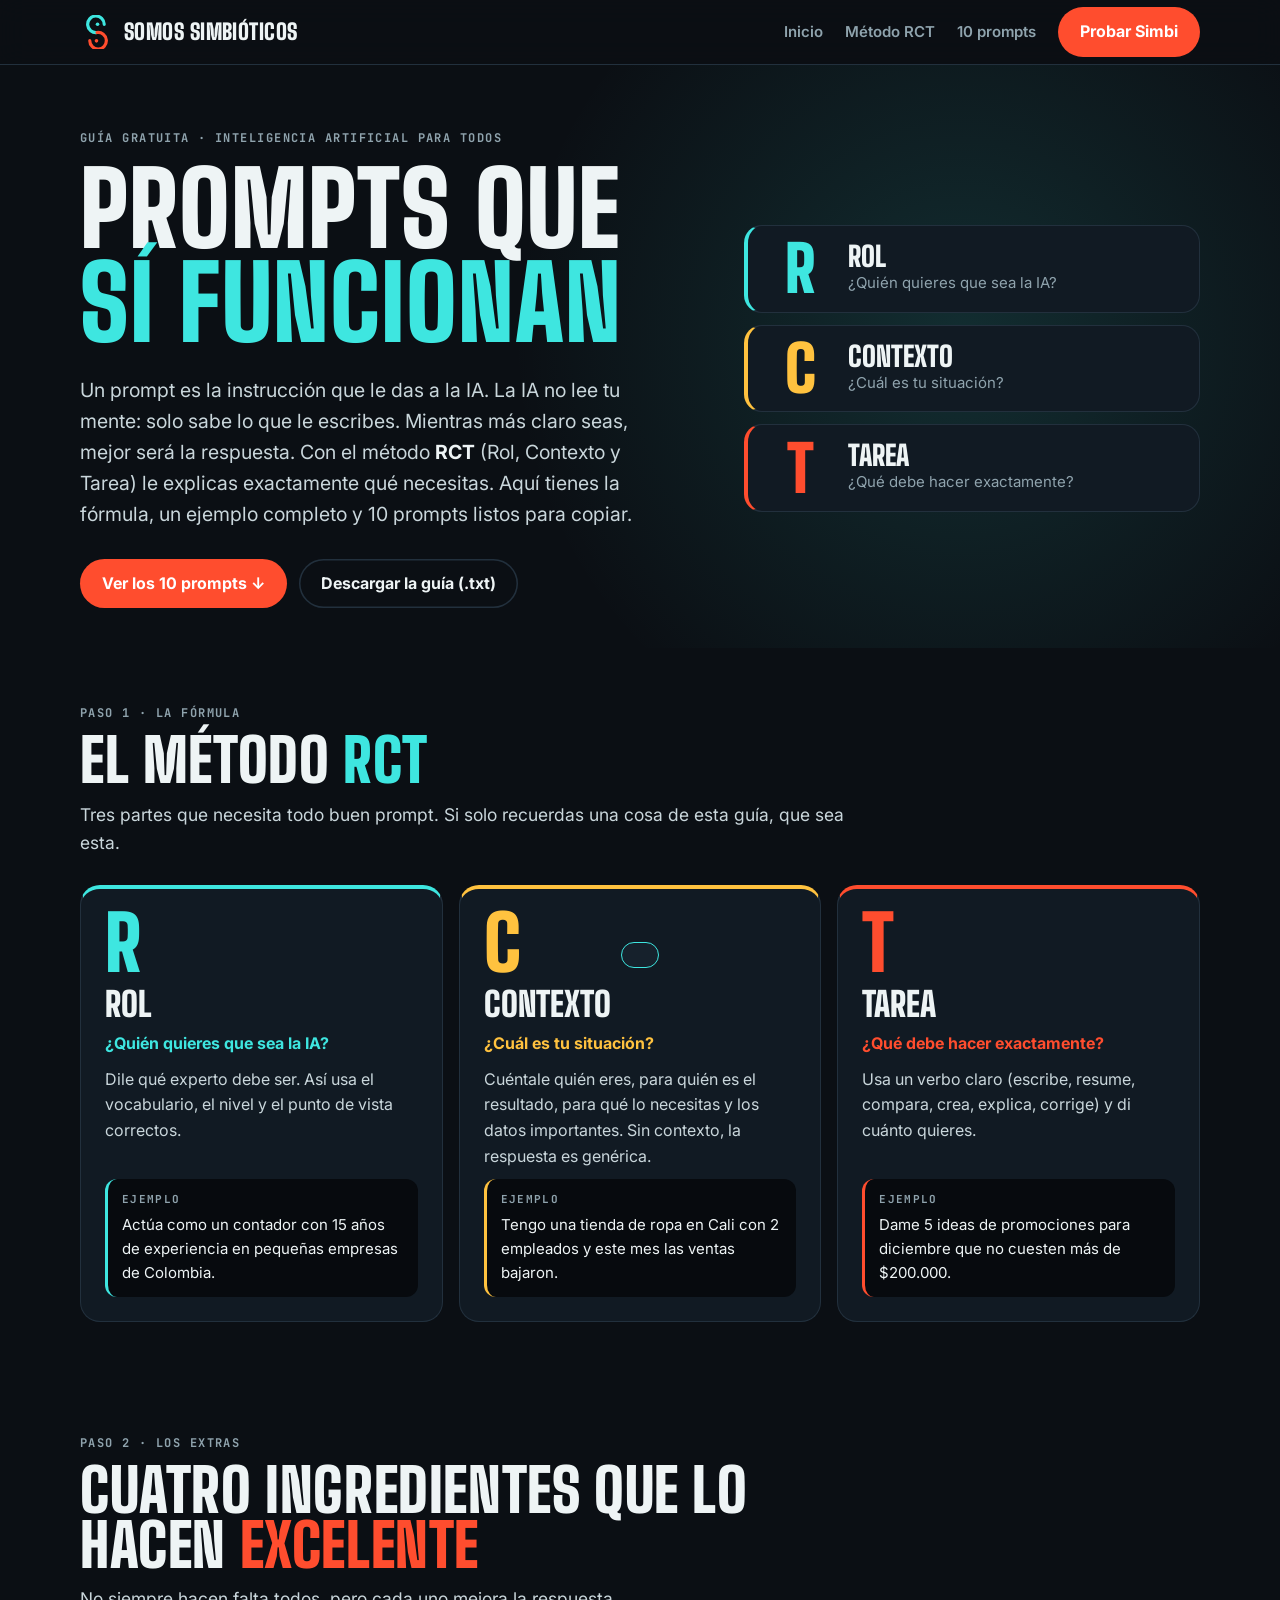
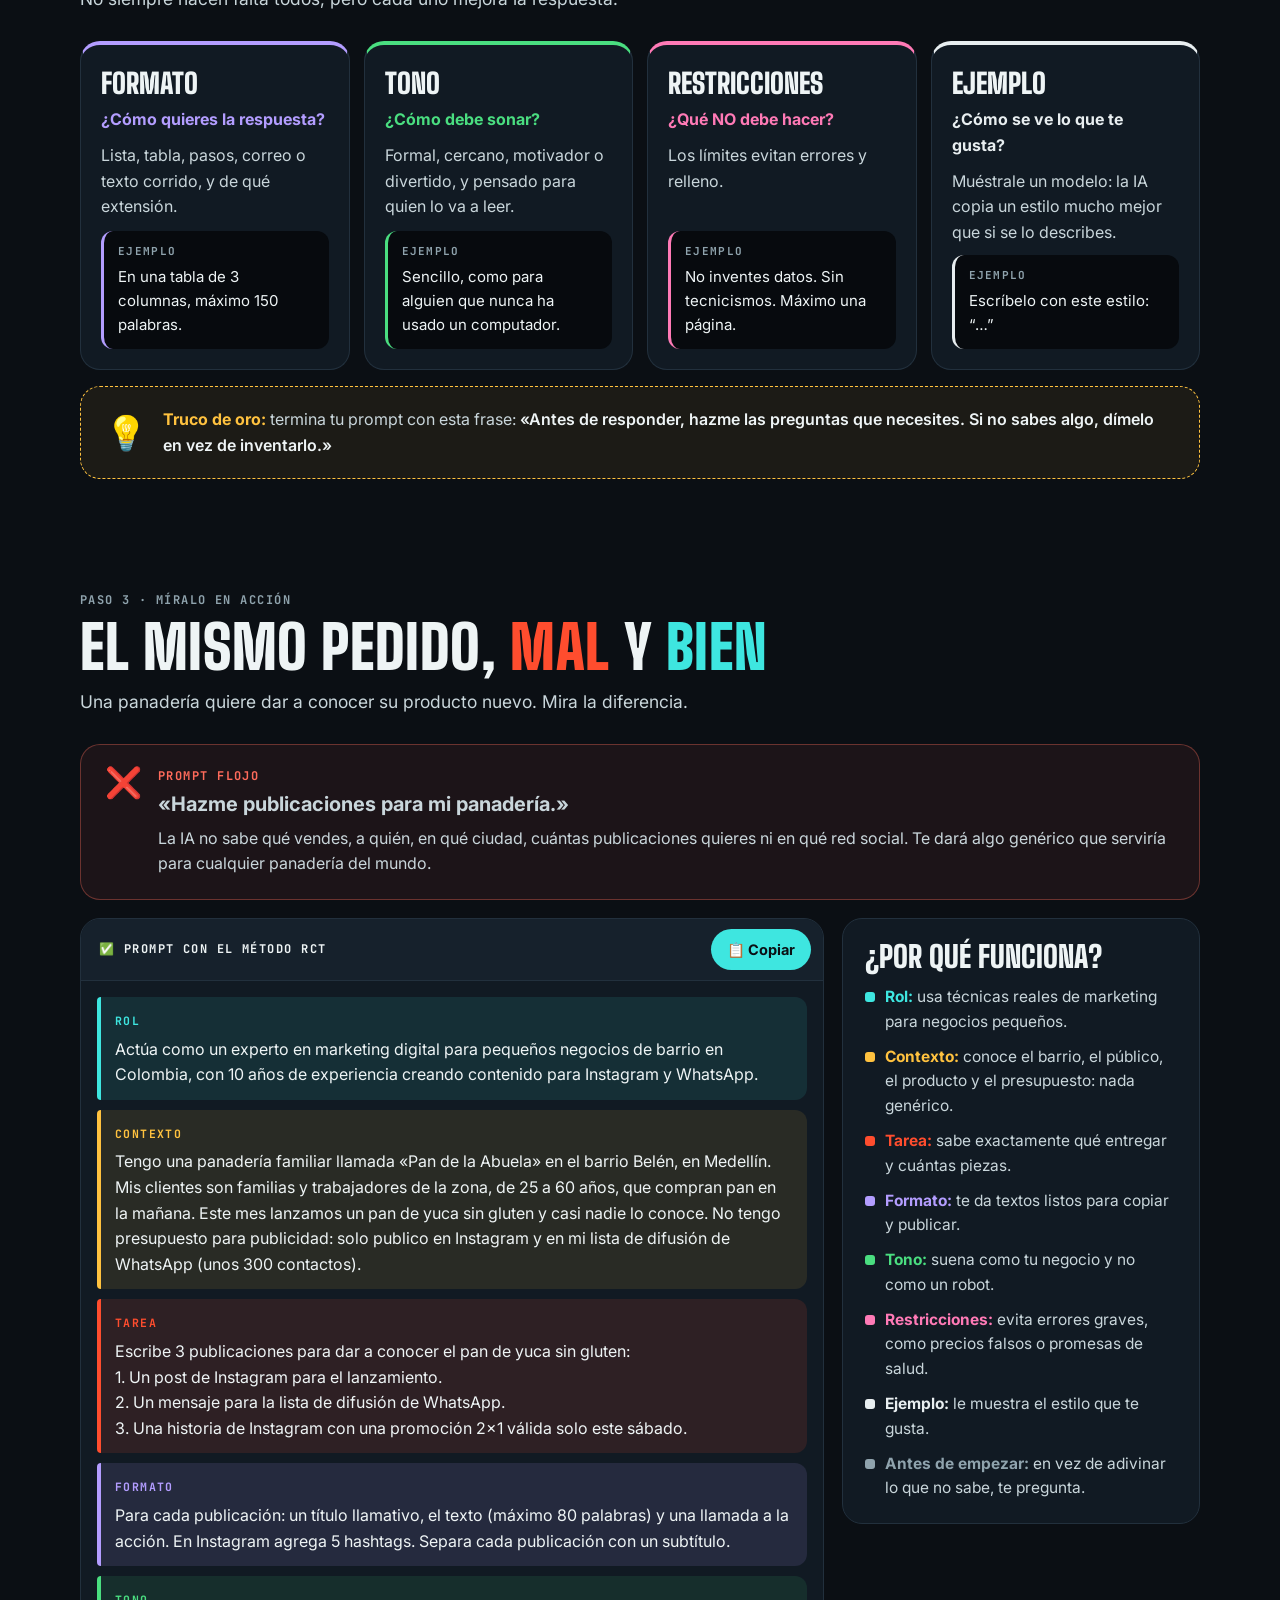
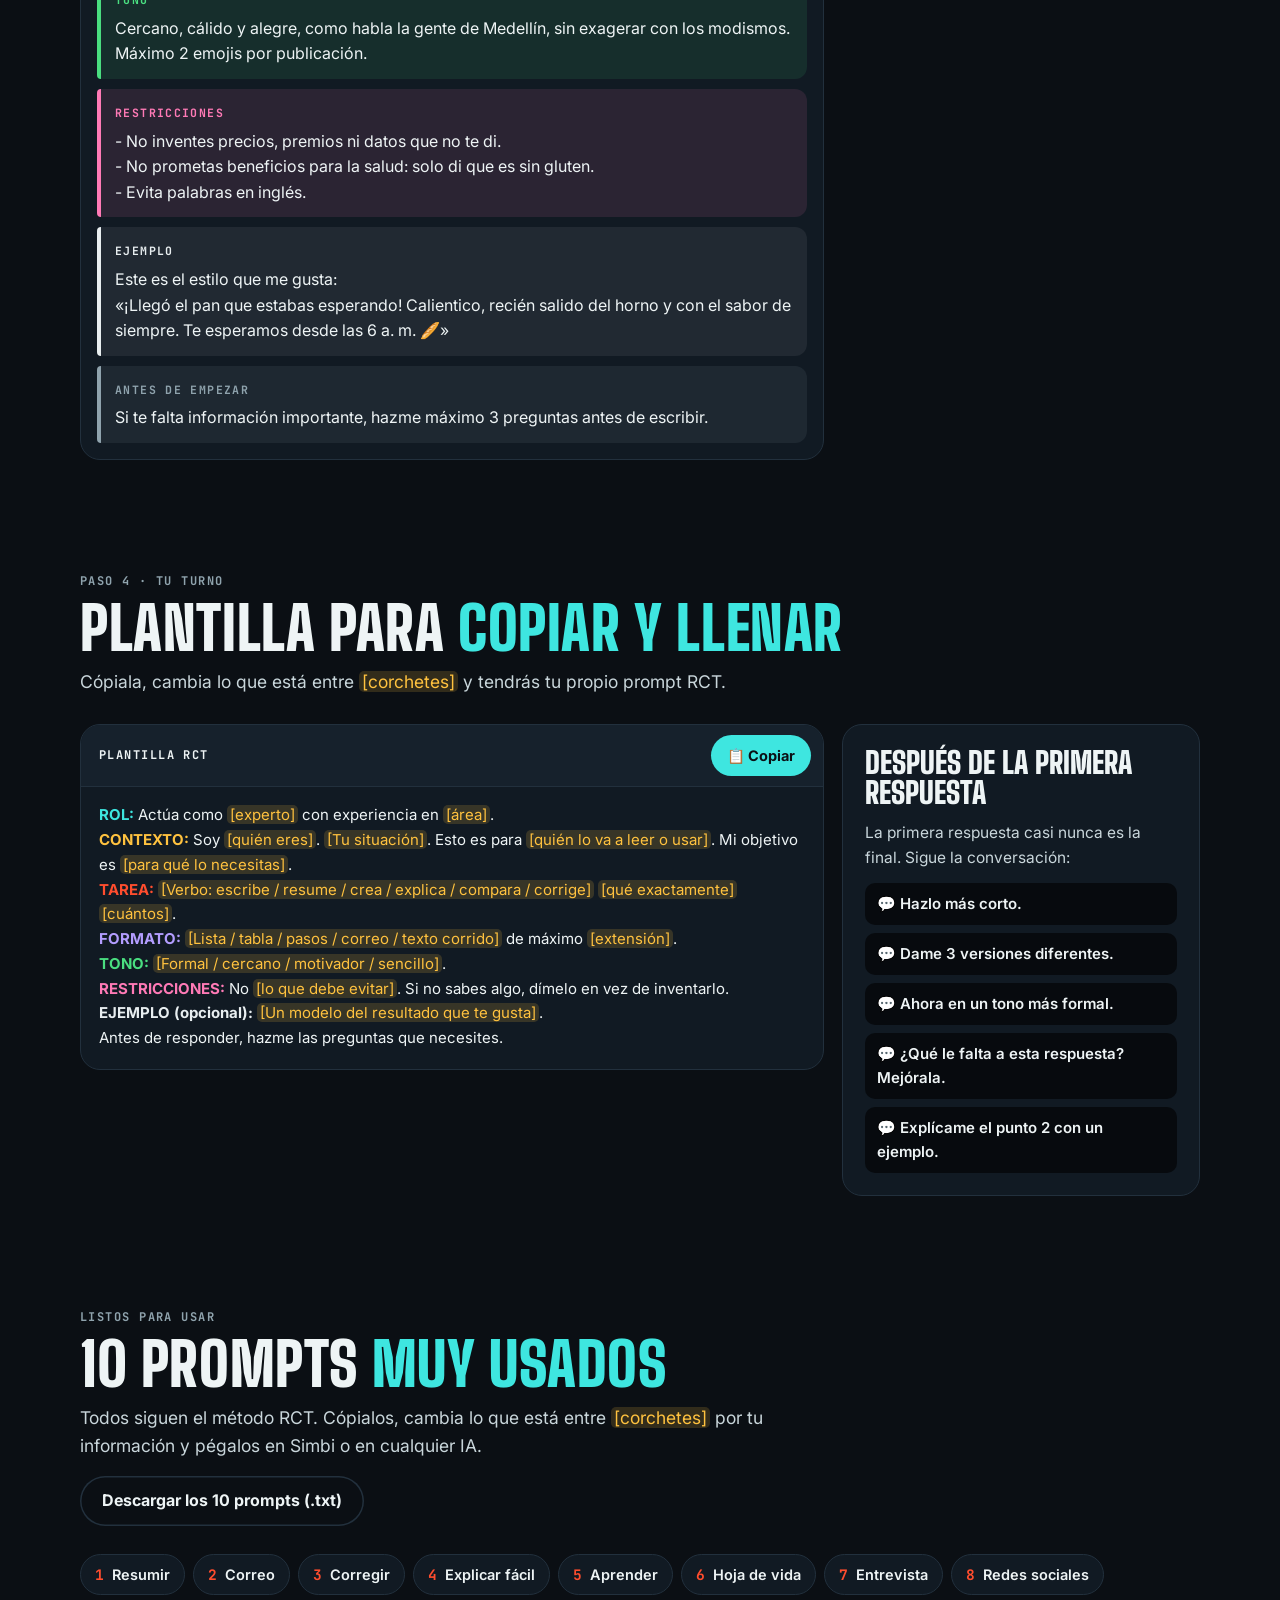
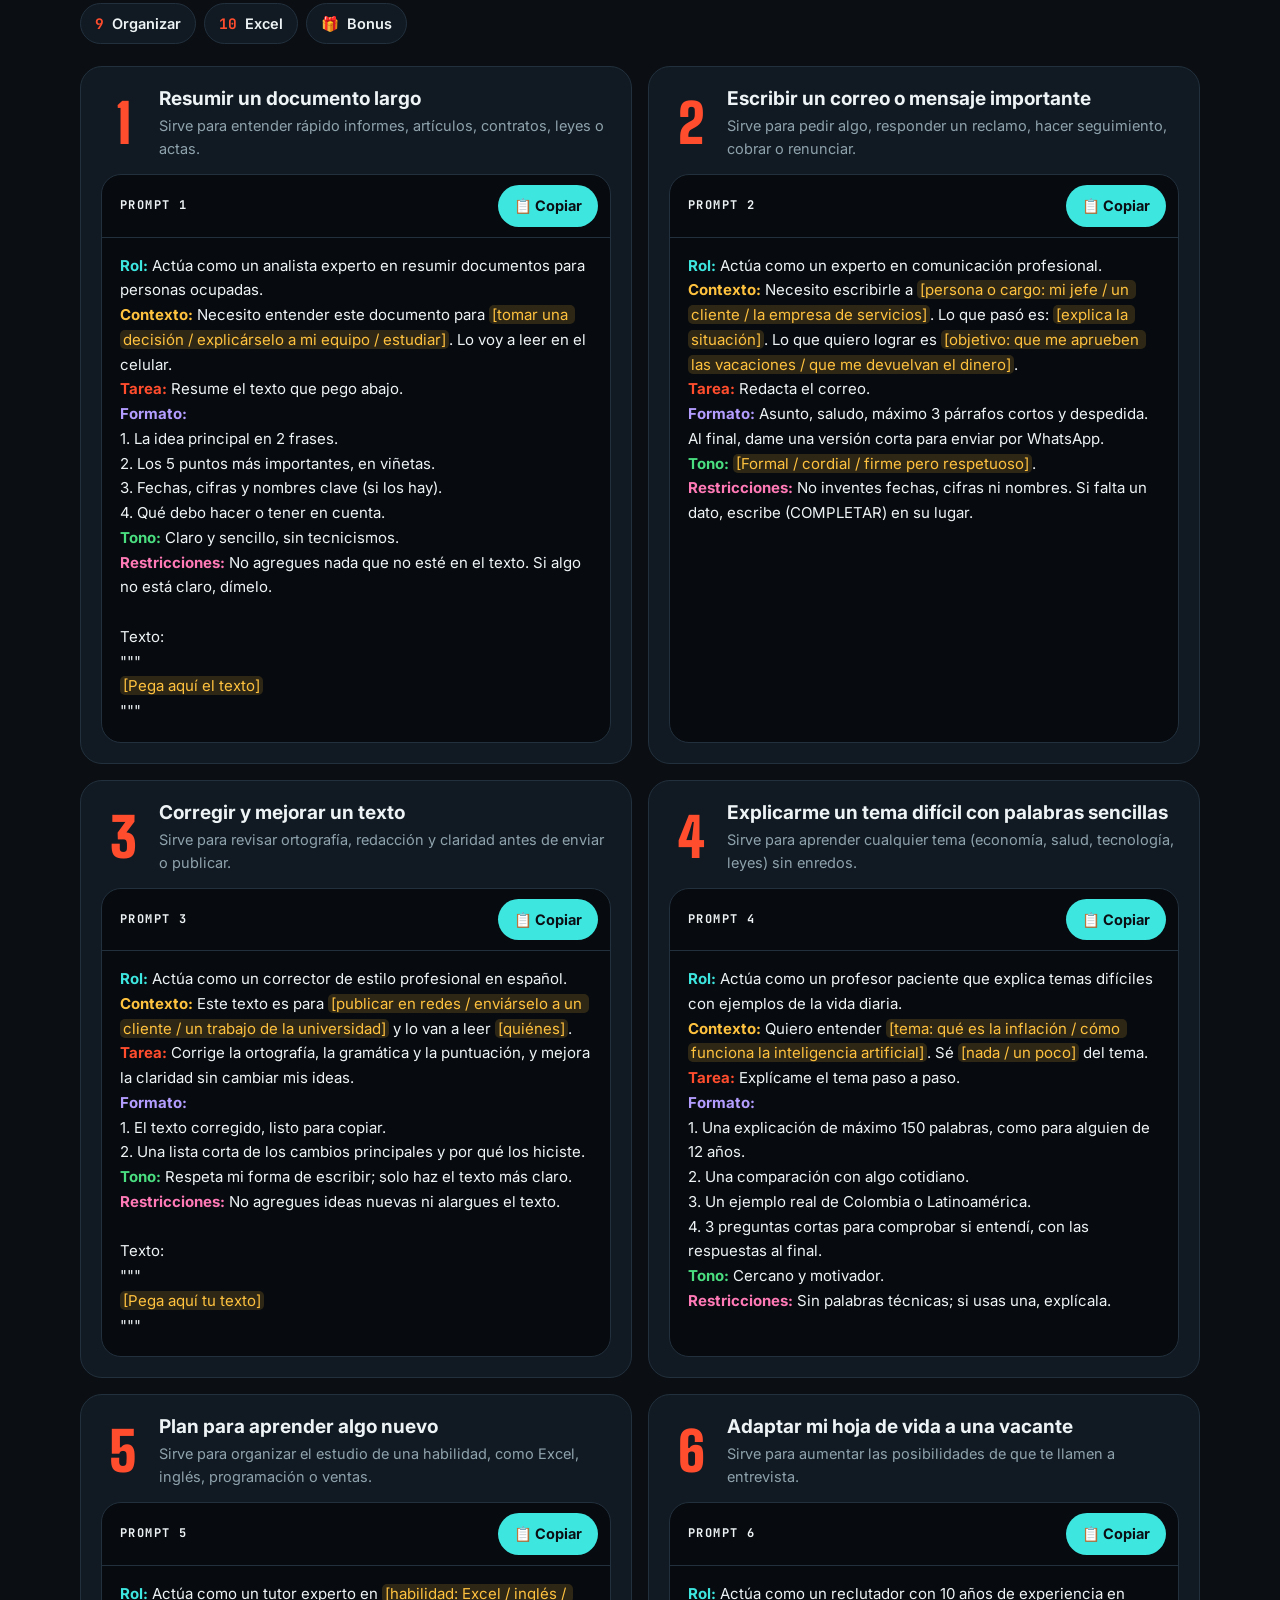
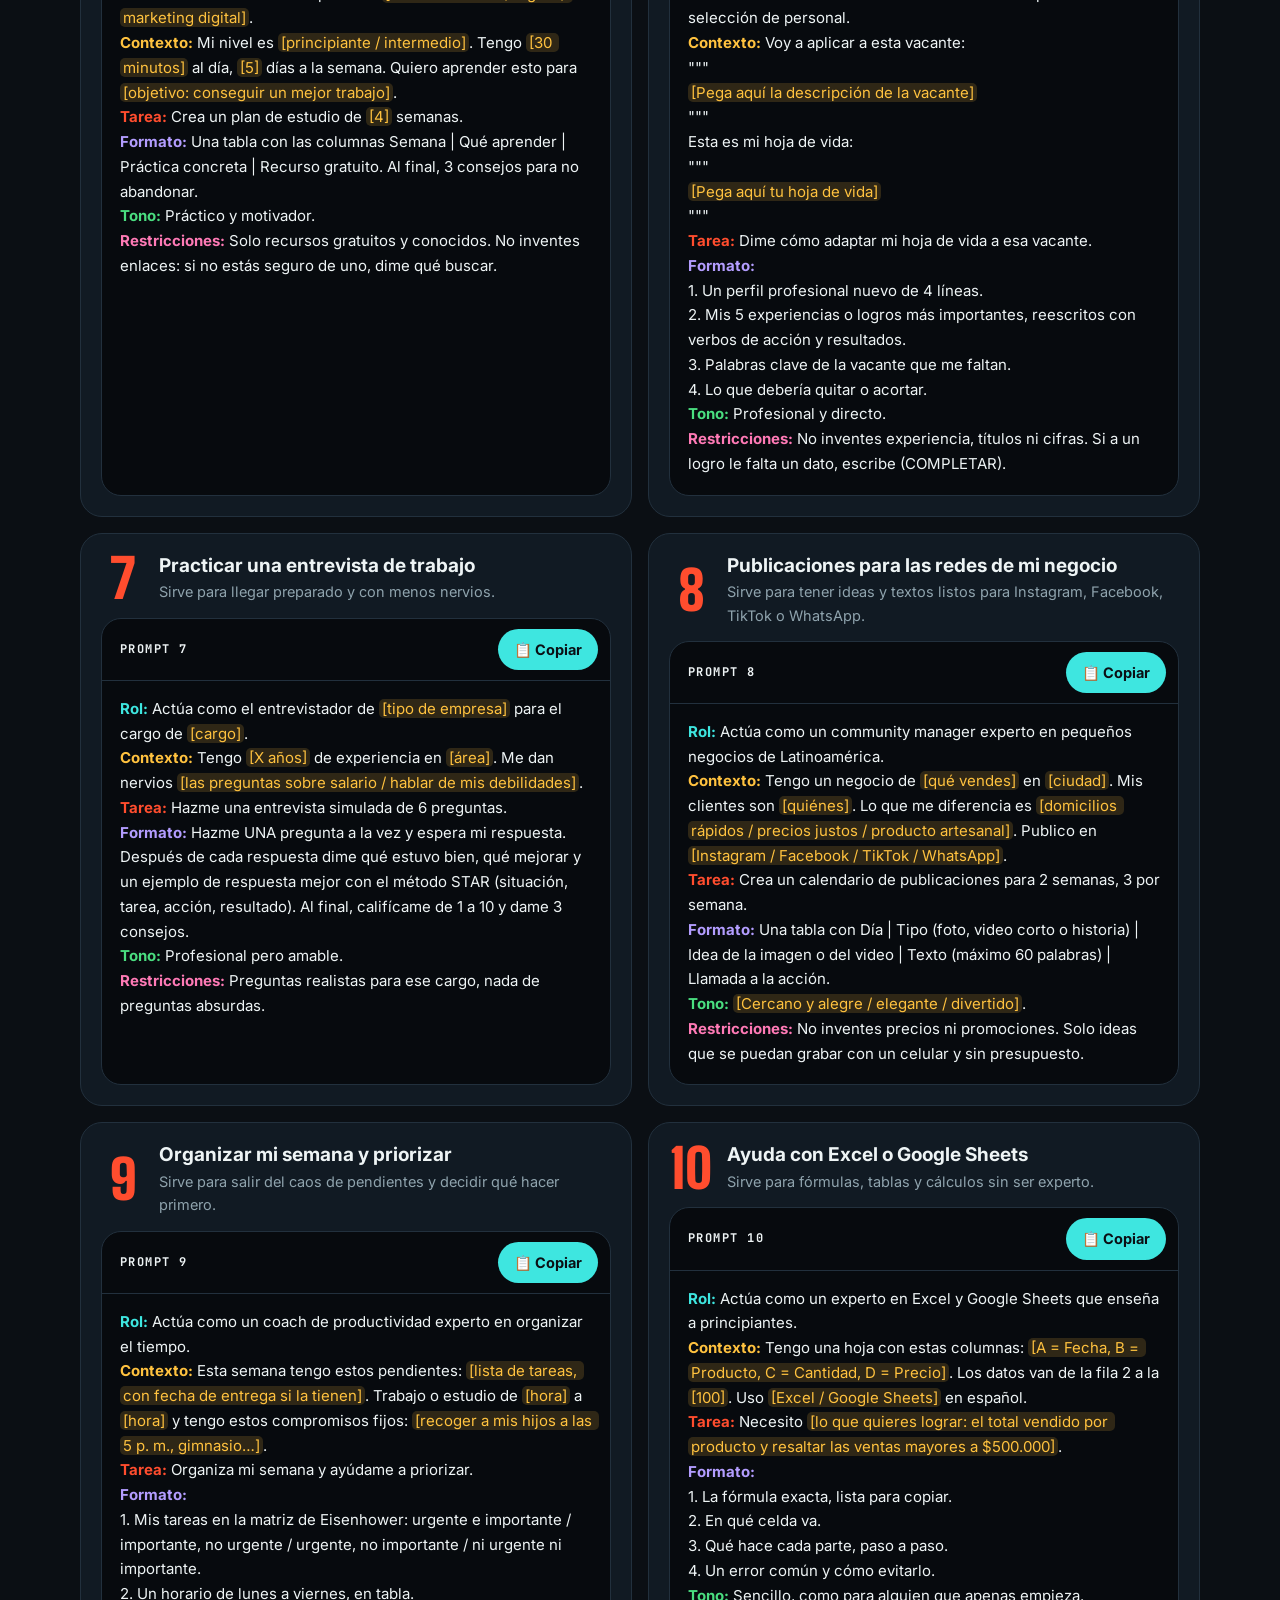
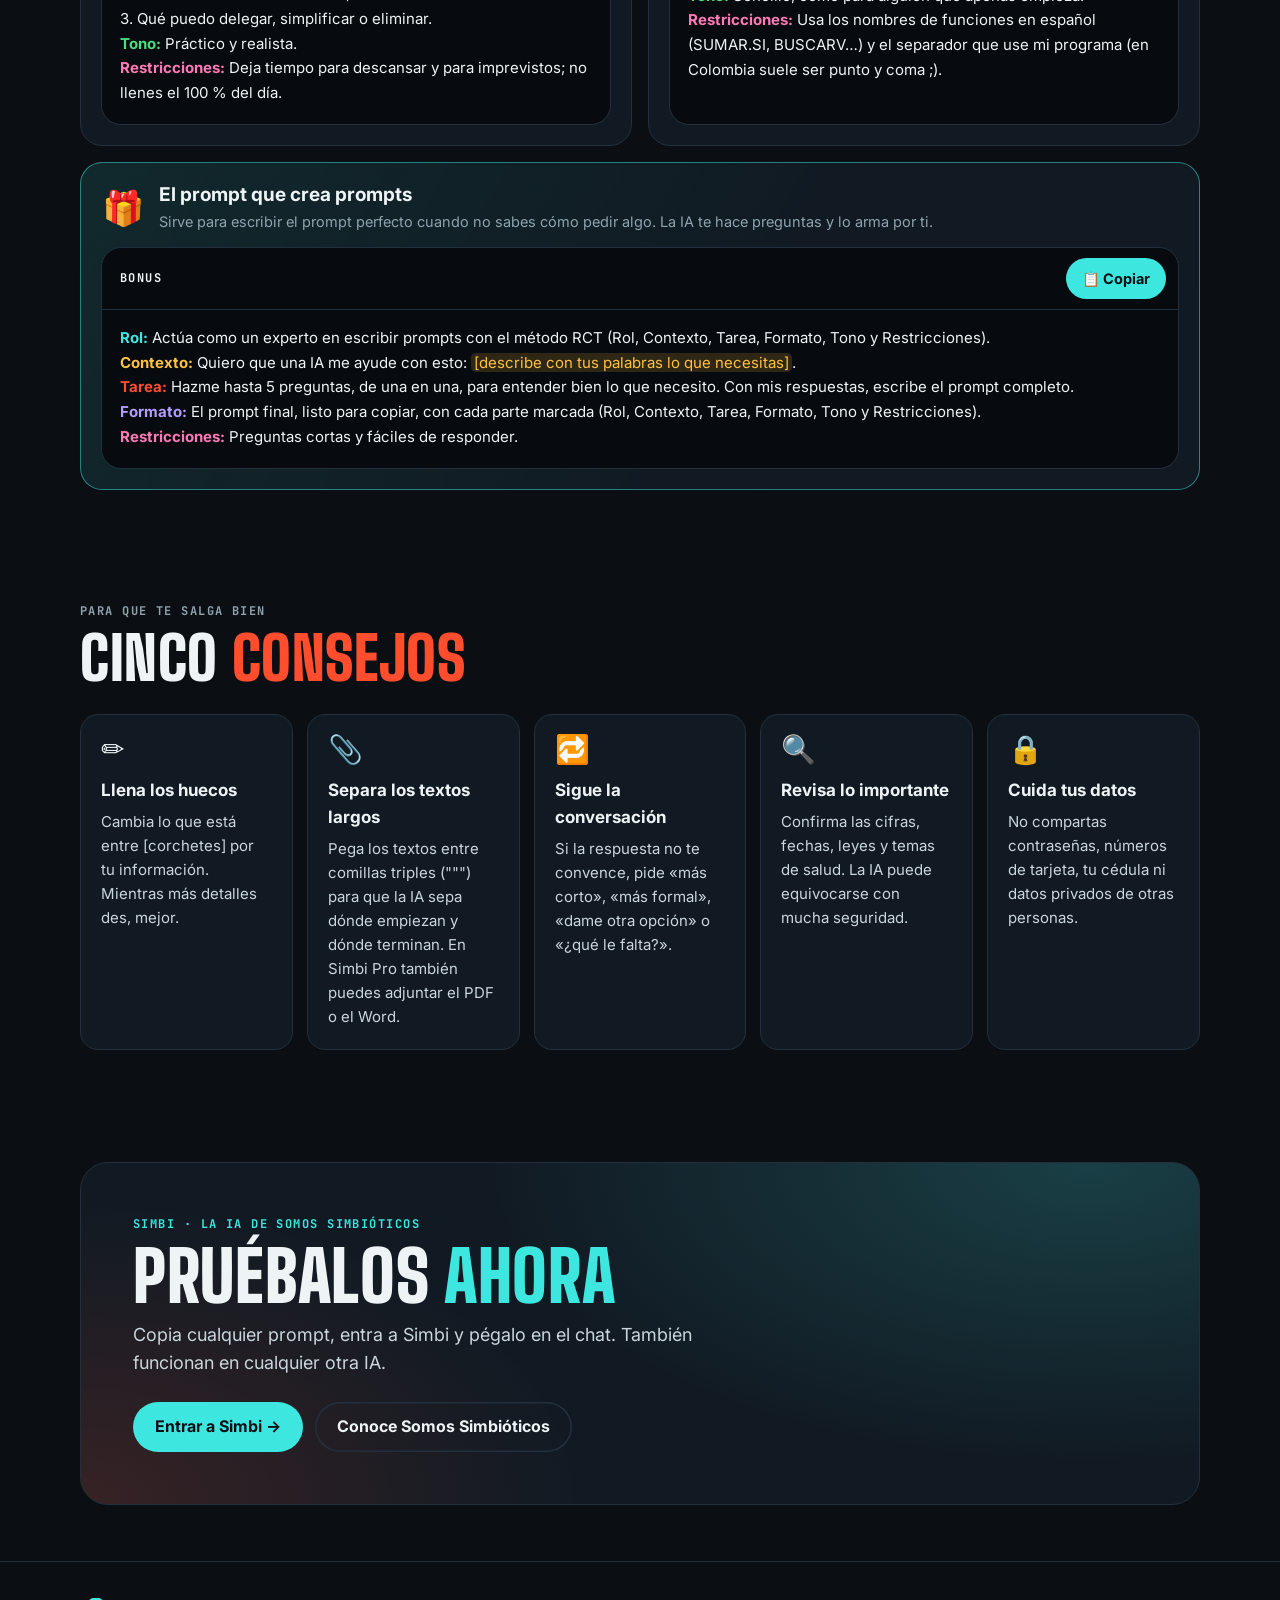
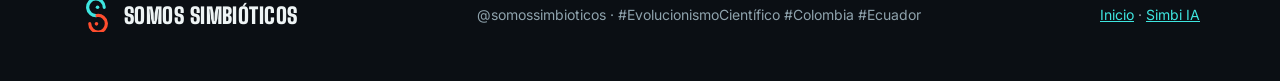
<file: prompts/index.html>
<!doctype html>
<html lang="es">
<head>
  <meta charset="utf-8">
  <meta name="viewport" content="width=device-width, initial-scale=1">
  <title>Guía de prompts: método RCT y 10 prompts listos · Somos Simbióticos</title>
  <meta name="description" content="Aprende a escribir buenos prompts con el método RCT (Rol, Contexto y Tarea) y copia 10 prompts muy usados, listos para Simbi o cualquier IA.">
  <link rel="canonical" href="https://somossimbioticos.github.io/prompts/">
  <meta property="og:type" content="article">
  <meta property="og:url" content="https://somossimbioticos.github.io/prompts/">
  <meta property="og:title" content="Prompts que sí funcionan · Método RCT">
  <meta property="og:description" content="La fórmula Rol, Contexto y Tarea, un ejemplo completo y 10 prompts listos para copiar.">
  <meta property="og:image" content="https://somossimbioticos.github.io/img/estorninos.webp">
  <meta name="theme-color" content="#0B0F14">
  <meta name="color-scheme" content="dark">
  <link rel="icon" href="/favicon.svg" type="image/svg+xml"><link rel="icon" href="/favicon-32.png" sizes="32x32" type="image/png"><link rel="apple-touch-icon" href="/apple-touch-icon.png"><link rel="manifest" href="/site.webmanifest">
  <link rel="preconnect" href="https://fonts.googleapis.com">
  <link rel="preconnect" href="https://fonts.gstatic.com" crossorigin>
  <link rel="stylesheet" href="https://fonts.googleapis.com/css2?family=Big+Shoulders+Display:wght@800;900&family=Inter:wght@400;500;600;700&family=JetBrains+Mono:wght@500;700&display=swap">
  <link rel="stylesheet" href="../base.css">
  <style>
    .c-rol { --c: #3EE6E0; --s: rgba(62,230,224,.10); }
    .c-contexto { --c: #FFC23F; --s: rgba(255,194,63,.10); }
    .c-tarea { --c: #FF4D2E; --s: rgba(255,77,46,.12); }
    .c-formato { --c: #B39DFF; --s: rgba(179,157,255,.12); }
    .c-tono { --c: #4ADE80; --s: rgba(74,222,128,.10); }
    .c-restricciones { --c: #FF7AB6; --s: rgba(255,122,182,.11); }
    .c-ejemplo { --c: #E8EEF0; --s: rgba(232,238,240,.07); }
    .c-preguntas { --c: #8FA3AD; --s: rgba(143,163,173,.10); }
    html { scroll-behavior: smooth; scroll-padding-top: 78px; }
    @media (prefers-reduced-motion: reduce) { html { scroll-behavior: auto; } }
    .envoltura { width: min(1120px, 100% - 32px); margin-inline: auto; }
    header.nav { position: sticky; top: 0; z-index: 10; backdrop-filter: blur(14px); -webkit-backdrop-filter: blur(14px); background: rgba(11, 15, 20, .82); border-bottom: 1px solid var(--linea); }
    .nav .envoltura { display: flex; align-items: center; gap: 18px; height: 64px; }
    .marca { display: flex; align-items: center; gap: 10px; text-decoration: none; color: var(--papel); }
    .marca img { width: 34px; height: 34px; }
    .marca span { font-family: var(--f-titulo); font-weight: 900; font-size: 22px; letter-spacing: .02em; text-transform: uppercase; }
    .nav nav { margin-left: auto; display: flex; gap: 22px; align-items: center; }
    .nav nav a:not(.btn) { color: var(--mut); text-decoration: none; font-weight: 600; font-size: 15px; }
    .nav nav a:not(.btn):hover { color: var(--papel); }
    @media (max-width: 760px) { .nav nav a:not(.btn) { display: none; } .nav .btn { padding: 9px 16px; font-size: 14px; } .marca span { font-size: 19px; } }

    .hero { position: relative; overflow: hidden; padding: 64px 0 40px; }
    .hero::before { content: ""; position: absolute; inset: -30% -10% auto auto; width: 70%; aspect-ratio: 1; background: radial-gradient(closest-side, rgba(62, 230, 224, .14), transparent); pointer-events: none; }
    .hero .envoltura { position: relative; display: grid; grid-template-columns: 1.15fr .85fr; gap: 48px; align-items: center; }
    .hero h1 { font-size: clamp(50px, 8vw, 104px); margin-top: 14px; }
    .hero h1 .l2 { display: block; color: var(--cian); }
    .lead { font-size: clamp(17px, 2vw, 19.5px); color: var(--texto-2); max-width: 600px; margin: 24px 0 28px; }
    .lead b { color: var(--papel); }
    .acciones { display: flex; flex-wrap: wrap; gap: 12px; }
    .rct-mini { display: grid; gap: 12px; }
    .rct-mini > div { display: grid; grid-template-columns: 64px 1fr; align-items: center; gap: 16px; padding: 16px 20px; border-radius: 18px; background: var(--panel); border: 1px solid var(--linea); border-left: 4px solid var(--c); }
    .rct-mini .letra { font-family: var(--f-titulo); font-weight: 900; font-size: 64px; line-height: .8; color: var(--c); text-align: center; }
    .rct-mini b { display: block; font-family: var(--f-titulo); font-weight: 900; font-size: 28px; text-transform: uppercase; line-height: 1; }
    .rct-mini span:not(.letra) { color: var(--mut); font-size: 15px; }
    @media (max-width: 860px) { .hero .envoltura { grid-template-columns: 1fr; gap: 30px; } .hero { padding-top: 36px; } }

    section { padding: 56px 0; }
    .sec-cab { max-width: 780px; margin-bottom: 28px; }
    .sec-cab h2 { font-size: clamp(36px, 5.4vw, 60px); margin: 10px 0 12px; }
    .sec-cab p { color: var(--texto-2); font-size: 17.5px; margin: 0; }

    .formula { display: grid; grid-template-columns: repeat(3, minmax(0, 1fr)); gap: 16px; }
    .extras { display: grid; grid-template-columns: repeat(4, minmax(0, 1fr)); gap: 14px; }
    .parte { background: var(--panel); border: 1px solid var(--linea); border-top: 4px solid var(--c); border-radius: 20px; padding: 24px; display: flex; flex-direction: column; gap: 10px; }
    .parte .letra { font-family: var(--f-titulo); font-weight: 900; font-size: 76px; line-height: .8; color: var(--c); }
    .parte h3 { font-family: var(--f-titulo); font-weight: 900; text-transform: uppercase; font-size: 34px; line-height: 1; margin: 4px 0 0; }
    .parte .preg { margin: 0; color: var(--c); font-weight: 700; }
    .parte p { margin: 0; color: var(--texto-2); }
    .extras .parte { padding: 20px; }
    .extras .parte h3 { font-size: 28px; }
    .ej { margin-top: auto; background: var(--codigo); border-radius: 12px; border-left: 3px solid var(--c); padding: 12px 14px; font-size: 15px; color: var(--papel); }
    .ej small { display: block; font-family: var(--f-mono); font-size: 11px; font-weight: 700; letter-spacing: .12em; text-transform: uppercase; color: var(--mut); margin-bottom: 4px; }
    .truco { margin-top: 16px; display: grid; grid-template-columns: auto 1fr; gap: 16px; align-items: center; padding: 20px 24px; border-radius: 20px; border: 1.5px dashed var(--ambar); background: rgba(255, 194, 63, .07); }
    .truco .ico { font-size: 34px; line-height: 1; }
    .truco p { margin: 0; color: var(--texto-2); }
    .truco b { color: var(--ambar); }
    .truco q { quotes: "«" "»"; font-weight: 600; color: var(--papel); }
    @media (max-width: 1000px) { .extras { grid-template-columns: repeat(2, minmax(0, 1fr)); } }
    @media (max-width: 760px) { .formula, .extras { grid-template-columns: 1fr; } .truco { grid-template-columns: 1fr; gap: 8px; } }

    .malo { display: grid; grid-template-columns: auto 1fr; gap: 16px; align-items: start; padding: 22px 24px; border-radius: 20px; background: rgba(255, 107, 91, .07); border: 1px solid rgba(255, 107, 91, .35); margin-bottom: 18px; }
    .malo .ico { font-size: 30px; line-height: 1; }
    .malo .cita { font-size: 20px; font-weight: 700; margin: 2px 0 6px; }
    .malo p { margin: 0; color: var(--texto-2); }
    .malo .mono { color: var(--error); }
    .dos-col { display: grid; grid-template-columns: minmax(0, 1.35fr) minmax(0, .65fr); gap: 18px; align-items: start; }
    .caja { background: var(--panel); border: 1px solid var(--linea); border-radius: 20px; overflow: hidden; }
    .caja-bar { display: flex; align-items: center; justify-content: space-between; gap: 12px; padding: 10px 12px 10px 18px; border-bottom: 1px solid var(--linea); background: var(--panel-2); }
    .caja-bar .mono { color: var(--papel); }
    .copiar { flex: none; padding: 9px 16px; font-size: 14.5px; }
    .copiar.ok { background: var(--exito); }
    .bloques { display: grid; gap: 10px; padding: 16px; }
    .bl { border-left: 4px solid var(--c); background: var(--s); border-radius: 4px 12px 12px 4px; padding: 10px 14px 12px; }
    .bl .tag { font-family: var(--f-mono); font-weight: 700; font-size: 11.5px; letter-spacing: .12em; text-transform: uppercase; color: var(--c); }
    .bl p { margin: 4px 0 0; white-space: pre-line; color: var(--papel); }
    .lateral { background: var(--panel); border: 1px solid var(--linea); border-radius: 20px; padding: 22px; }
    .lateral h3 { margin: 0 0 14px; font-family: var(--f-titulo); font-weight: 900; text-transform: uppercase; font-size: 30px; line-height: 1; }
    .lateral p { color: var(--texto-2); margin: 0 0 12px; font-size: 15.5px; }
    .porque { position: sticky; top: 84px; }
    .porque ul { list-style: none; margin: 0; padding: 0; display: grid; gap: 10px; }
    .porque li { display: grid; grid-template-columns: 10px 1fr; gap: 10px; align-items: baseline; color: var(--texto-2); font-size: 15.5px; }
    .porque li::before { content: ""; width: 10px; height: 10px; border-radius: 3px; background: var(--c); }
    .porque li b { color: var(--c); }
    .seguir ul { margin: 0; padding: 0; list-style: none; display: grid; gap: 8px; }
    .seguir li { background: var(--codigo); border-radius: 10px; padding: 9px 12px; font-weight: 600; font-size: 15px; }
    .seguir li::before { content: "💬 "; }
    @media (max-width: 900px) { .dos-col { grid-template-columns: 1fr; } .porque { position: static; } }

    pre.prompt { margin: 0; padding: 16px 18px 18px; white-space: pre-wrap; overflow-wrap: anywhere; font: 15px/1.65 var(--f-texto); color: var(--papel); }
    .et { color: var(--c); font-weight: 700; }
    mark.hueco { background: rgba(255, 194, 63, .16); color: var(--ambar); border-radius: 5px; padding: 0 3px; -webkit-box-decoration-break: clone; box-decoration-break: clone; }

    .indice { display: flex; flex-wrap: wrap; gap: 8px; margin: 0 0 22px; padding: 0; list-style: none; }
    .indice a { display: inline-flex; align-items: center; gap: 8px; padding: 8px 14px; border-radius: 999px; background: var(--panel); border: 1px solid var(--linea); color: var(--papel); text-decoration: none; font-weight: 600; font-size: 14.5px; }
    .indice a:hover { border-color: var(--cian); color: var(--cian); }
    .indice a span { font-family: var(--f-mono); color: var(--brasa); font-weight: 700; }
    .lista { display: grid; grid-template-columns: repeat(2, minmax(0, 1fr)); gap: 16px; }
    .pcard { display: flex; flex-direction: column; gap: 14px; background: var(--panel); border: 1px solid var(--linea); border-radius: 22px; padding: 20px; }
    .pcab { display: grid; grid-template-columns: 44px 1fr; gap: 14px; align-items: center; }
    .pnum { font-family: var(--f-titulo); font-weight: 900; font-size: 54px; line-height: .8; color: var(--brasa); text-align: center; }
    .pcab h3 { margin: 0; font-size: 19px; line-height: 1.25; }
    .pcab p { margin: 3px 0 0; color: var(--mut); font-size: 14.5px; }
    .pcard .caja { flex: 1; background: var(--codigo); }
    .pcard .caja-bar { background: transparent; }
    .pcard.bonus { grid-column: 1 / -1; border-color: rgba(62, 230, 224, .5); background: linear-gradient(120deg, var(--cian-suave), var(--panel) 60%); }
    .pcard.bonus .pnum { font-size: 34px; }
    .descarga { margin-top: 16px; }
    @media (max-width: 900px) { .lista { grid-template-columns: 1fr; } }
    @media (max-width: 420px) { .pcard { padding: 16px; } pre.prompt { padding: 14px; font-size: 14.5px; } .caja-bar { padding-left: 14px; } }

    .consejos { display: grid; grid-template-columns: repeat(auto-fit, minmax(min(100%, 200px), 1fr)); gap: 14px; }
    .consejo { background: var(--panel); border: 1px solid var(--linea); border-radius: 18px; padding: 20px; }
    .consejo .ico { font-size: 28px; line-height: 1; }
    .consejo h3 { margin: 10px 0 6px; font-size: 17px; }
    .consejo p { margin: 0; color: var(--texto-2); font-size: 15px; }

    .cta { border-radius: 28px; padding: clamp(28px, 5vw, 52px); border: 1px solid var(--linea); background:
      radial-gradient(600px 300px at 90% 0%, rgba(62, 230, 224, .18), transparent),
      radial-gradient(500px 300px at 0% 100%, rgba(255, 77, 46, .16), transparent), var(--panel); }
    .cta h2 { font-size: clamp(40px, 6vw, 70px); margin: 10px 0 12px; }
    .cta p { color: var(--texto-2); font-size: 18px; max-width: 640px; margin: 0 0 24px; }

    footer { border-top: 1px solid var(--linea); padding: 36px 0 48px; color: var(--mut); font-size: 14px; }
    footer .envoltura { display: flex; flex-wrap: wrap; gap: 16px; justify-content: space-between; align-items: center; }

    .aviso { position: fixed; left: 50%; bottom: 18px; z-index: 30; width: max-content; max-width: calc(100% - 32px); transform: translate(-50%, calc(100% + 60px)); transition: transform .25s ease; background: var(--panel-2); color: var(--papel); border: 1px solid var(--cian); border-radius: 14px; padding: 12px 18px; font-weight: 600; font-size: 15px; }
    .aviso.si { transform: translate(-50%, 0); box-shadow: var(--sombra); }
  </style>
</head>
<body>
  <header class="nav">
    <div class="envoltura">
      <a class="marca" href="../"><img src="../logo.svg" alt=""><span>Somos Simbióticos</span></a>
      <nav>
        <a href="../">Inicio</a>
        <a href="#rct">Método RCT</a>
        <a href="#prompts">10 prompts</a>
        <a class="btn btn-brasa" href="../app/">Probar Simbi</a>
      </nav>
    </div>
  </header>

  <main>
    <section class="hero">
      <div class="envoltura">
        <div>
          <div class="mono">Guía gratuita · Inteligencia artificial para todos</div>
          <h1 class="titulo">Prompts que <span class="l2">sí funcionan</span></h1>
          <p class="lead">Un prompt es la instrucción que le das a la IA. La IA no lee tu mente: solo sabe lo que le escribes. Mientras más claro seas, mejor será la respuesta. Con el método <b>RCT</b> (Rol, Contexto y Tarea) le explicas exactamente qué necesitas. Aquí tienes la fórmula, un ejemplo completo y 10 prompts listos para copiar.</p>
          <div class="acciones">
            <a class="btn btn-brasa" href="#prompts">Ver los 10 prompts ↓</a>
            <a class="btn btn-borde" href="metodo-rct.txt" download="Metodo_RCT_ejemplo_de_buen_prompt.txt">Descargar la guía (.txt)</a>
          </div>
        </div>
        <div class="rct-mini" aria-hidden="true">
          <div class="c-rol"><span class="letra">R</span><div><b>Rol</b><span>¿Quién quieres que sea la IA?</span></div></div>
<div class="c-contexto"><span class="letra">C</span><div><b>Contexto</b><span>¿Cuál es tu situación?</span></div></div>
<div class="c-tarea"><span class="letra">T</span><div><b>Tarea</b><span>¿Qué debe hacer exactamente?</span></div></div>
        </div>
      </div>
    </section>

    <section id="rct">
      <div class="envoltura">
        <div class="sec-cab">
          <div class="mono">Paso 1 · La fórmula</div>
          <h2 class="titulo">El método <span class="cian">RCT</span></h2>
          <p>Tres partes que necesita todo buen prompt. Si solo recuerdas una cosa de esta guía, que sea esta.</p>
        </div>
        <div class="formula">
          <article class="parte c-rol"><span class="letra">R</span><h3>Rol</h3><p class="preg">¿Quién quieres que sea la IA?</p><p>Dile qué experto debe ser. Así usa el vocabulario, el nivel y el punto de vista correctos.</p><div class="ej"><small>Ejemplo</small>Actúa como un contador con 15 años de experiencia en pequeñas empresas de Colombia.</div></article>
<article class="parte c-contexto"><span class="letra">C</span><h3>Contexto</h3><p class="preg">¿Cuál es tu situación?</p><p>Cuéntale quién eres, para quién es el resultado, para qué lo necesitas y los datos importantes. Sin contexto, la respuesta es genérica.</p><div class="ej"><small>Ejemplo</small>Tengo una tienda de ropa en Cali con 2 empleados y este mes las ventas bajaron.</div></article>
<article class="parte c-tarea"><span class="letra">T</span><h3>Tarea</h3><p class="preg">¿Qué debe hacer exactamente?</p><p>Usa un verbo claro (escribe, resume, compara, crea, explica, corrige) y di cuánto quieres.</p><div class="ej"><small>Ejemplo</small>Dame 5 ideas de promociones para diciembre que no cuesten más de $200.000.</div></article>
        </div>
      </div>
    </section>

    <section id="ingredientes">
      <div class="envoltura">
        <div class="sec-cab">
          <div class="mono">Paso 2 · Los extras</div>
          <h2 class="titulo">Cuatro ingredientes que lo hacen <span class="brasa">excelente</span></h2>
          <p>No siempre hacen falta todos, pero cada uno mejora la respuesta.</p>
        </div>
        <div class="extras">
          <article class="parte c-formato"><h3>Formato</h3><p class="preg">¿Cómo quieres la respuesta?</p><p>Lista, tabla, pasos, correo o texto corrido, y de qué extensión.</p><div class="ej"><small>Ejemplo</small>En una tabla de 3 columnas, máximo 150 palabras.</div></article>
<article class="parte c-tono"><h3>Tono</h3><p class="preg">¿Cómo debe sonar?</p><p>Formal, cercano, motivador o divertido, y pensado para quien lo va a leer.</p><div class="ej"><small>Ejemplo</small>Sencillo, como para alguien que nunca ha usado un computador.</div></article>
<article class="parte c-restricciones"><h3>Restricciones</h3><p class="preg">¿Qué NO debe hacer?</p><p>Los límites evitan errores y relleno.</p><div class="ej"><small>Ejemplo</small>No inventes datos. Sin tecnicismos. Máximo una página.</div></article>
<article class="parte c-ejemplo"><h3>Ejemplo</h3><p class="preg">¿Cómo se ve lo que te gusta?</p><p>Muéstrale un modelo: la IA copia un estilo mucho mejor que si se lo describes.</p><div class="ej"><small>Ejemplo</small>Escríbelo con este estilo: “…”</div></article>
        </div>
        <div class="truco">
          <span class="ico" aria-hidden="true">💡</span>
          <p><b>Truco de oro:</b> termina tu prompt con esta frase: <q>Antes de responder, hazme las preguntas que necesites. Si no sabes algo, dímelo en vez de inventarlo.</q></p>
        </div>
      </div>
    </section>

    <section id="ejemplo">
      <div class="envoltura">
        <div class="sec-cab">
          <div class="mono">Paso 3 · Míralo en acción</div>
          <h2 class="titulo">El mismo pedido, <span class="brasa">mal</span> y <span class="cian">bien</span></h2>
          <p>Una panadería quiere dar a conocer su producto nuevo. Mira la diferencia.</p>
        </div>
        <div class="malo">
          <span class="ico" aria-hidden="true">❌</span>
          <div>
            <div class="mono">Prompt flojo</div>
            <p class="cita">«Hazme publicaciones para mi panadería.»</p>
            <p>La IA no sabe qué vendes, a quién, en qué ciudad, cuántas publicaciones quieres ni en qué red social. Te dará algo genérico que serviría para cualquier panadería del mundo.</p>
          </div>
        </div>
        <div class="dos-col">
          <div class="caja">
            <div class="caja-bar"><span class="mono">✅ Prompt con el método RCT</span><button class="btn btn-cian copiar" type="button" data-copiar="ejemplo" aria-label="Copiar el prompt de ejemplo completo">📋 Copiar</button></div>
            <div class="bloques">
              <div class="bl c-rol"><span class="tag">ROL</span><p>Actúa como un experto en marketing digital para pequeños negocios de barrio en Colombia, con 10 años de experiencia creando contenido para Instagram y WhatsApp.</p></div>
<div class="bl c-contexto"><span class="tag">CONTEXTO</span><p>Tengo una panadería familiar llamada «Pan de la Abuela» en el barrio Belén, en Medellín. Mis clientes son familias y trabajadores de la zona, de 25 a 60 años, que compran pan en la mañana. Este mes lanzamos un pan de yuca sin gluten y casi nadie lo conoce. No tengo presupuesto para publicidad: solo publico en Instagram y en mi lista de difusión de WhatsApp (unos 300 contactos).</p></div>
<div class="bl c-tarea"><span class="tag">TAREA</span><p>Escribe 3 publicaciones para dar a conocer el pan de yuca sin gluten:
1. Un post de Instagram para el lanzamiento.
2. Un mensaje para la lista de difusión de WhatsApp.
3. Una historia de Instagram con una promoción 2x1 válida solo este sábado.</p></div>
<div class="bl c-formato"><span class="tag">FORMATO</span><p>Para cada publicación: un título llamativo, el texto (máximo 80 palabras) y una llamada a la acción. En Instagram agrega 5 hashtags. Separa cada publicación con un subtítulo.</p></div>
<div class="bl c-tono"><span class="tag">TONO</span><p>Cercano, cálido y alegre, como habla la gente de Medellín, sin exagerar con los modismos. Máximo 2 emojis por publicación.</p></div>
<div class="bl c-restricciones"><span class="tag">RESTRICCIONES</span><p>- No inventes precios, premios ni datos que no te di.
- No prometas beneficios para la salud: solo di que es sin gluten.
- Evita palabras en inglés.</p></div>
<div class="bl c-ejemplo"><span class="tag">EJEMPLO</span><p>Este es el estilo que me gusta:
«¡Llegó el pan que estabas esperando! Calientico, recién salido del horno y con el sabor de siempre. Te esperamos desde las 6 a. m. 🥖»</p></div>
<div class="bl c-preguntas"><span class="tag">ANTES DE EMPEZAR</span><p>Si te falta información importante, hazme máximo 3 preguntas antes de escribir.</p></div>
            </div>
          </div>
          <aside class="lateral porque">
            <h3>¿Por qué funciona?</h3>
            <ul>
              <li class="c-rol"><span><b>Rol:</b> usa técnicas reales de marketing para negocios pequeños.</span></li>
<li class="c-contexto"><span><b>Contexto:</b> conoce el barrio, el público, el producto y el presupuesto: nada genérico.</span></li>
<li class="c-tarea"><span><b>Tarea:</b> sabe exactamente qué entregar y cuántas piezas.</span></li>
<li class="c-formato"><span><b>Formato:</b> te da textos listos para copiar y publicar.</span></li>
<li class="c-tono"><span><b>Tono:</b> suena como tu negocio y no como un robot.</span></li>
<li class="c-restricciones"><span><b>Restricciones:</b> evita errores graves, como precios falsos o promesas de salud.</span></li>
<li class="c-ejemplo"><span><b>Ejemplo:</b> le muestra el estilo que te gusta.</span></li>
<li class="c-preguntas"><span><b>Antes de empezar:</b> en vez de adivinar lo que no sabe, te pregunta.</span></li>
            </ul>
          </aside>
        </div>
      </div>
    </section>

    <section id="plantilla">
      <div class="envoltura">
        <div class="sec-cab">
          <div class="mono">Paso 4 · Tu turno</div>
          <h2 class="titulo">Plantilla para <span class="cian">copiar y llenar</span></h2>
          <p>Cópiala, cambia lo que está entre <mark class="hueco">[corchetes]</mark> y tendrás tu propio prompt RCT.</p>
        </div>
        <div class="dos-col">
          <div class="caja">
            <div class="caja-bar"><span class="mono">Plantilla RCT</span><button class="btn btn-cian copiar" type="button" data-copiar="plantilla" aria-label="Copiar la plantilla">📋 Copiar</button></div>
            <pre class="prompt"><b class="et c-rol">ROL:</b> Actúa como <mark class="hueco">[experto]</mark> con experiencia en <mark class="hueco">[área]</mark>.
<b class="et c-contexto">CONTEXTO:</b> Soy <mark class="hueco">[quién eres]</mark>. <mark class="hueco">[Tu situación]</mark>. Esto es para <mark class="hueco">[quién lo va a leer o usar]</mark>. Mi objetivo es <mark class="hueco">[para qué lo necesitas]</mark>.
<b class="et c-tarea">TAREA:</b> <mark class="hueco">[Verbo: escribe / resume / crea / explica / compara / corrige]</mark> <mark class="hueco">[qué exactamente]</mark> <mark class="hueco">[cuántos]</mark>.
<b class="et c-formato">FORMATO:</b> <mark class="hueco">[Lista / tabla / pasos / correo / texto corrido]</mark> de máximo <mark class="hueco">[extensión]</mark>.
<b class="et c-tono">TONO:</b> <mark class="hueco">[Formal / cercano / motivador / sencillo]</mark>.
<b class="et c-restricciones">RESTRICCIONES:</b> No <mark class="hueco">[lo que debe evitar]</mark>. Si no sabes algo, dímelo en vez de inventarlo.
<b class="et c-ejemplo">EJEMPLO (opcional):</b> <mark class="hueco">[Un modelo del resultado que te gusta]</mark>.
Antes de responder, hazme las preguntas que necesites.</pre>
          </div>
          <aside class="lateral seguir">
            <h3>Después de la primera respuesta</h3>
            <p>La primera respuesta casi nunca es la final. Sigue la conversación:</p>
            <ul>
              <li>Hazlo más corto.</li>
<li>Dame 3 versiones diferentes.</li>
<li>Ahora en un tono más formal.</li>
<li>¿Qué le falta a esta respuesta? Mejórala.</li>
<li>Explícame el punto 2 con un ejemplo.</li>
            </ul>
          </aside>
        </div>
      </div>
    </section>

    <section id="prompts">
      <div class="envoltura">
        <div class="sec-cab">
          <div class="mono">Listos para usar</div>
          <h2 class="titulo">10 prompts <span class="cian">muy usados</span></h2>
          <p>Todos siguen el método RCT. Cópialos, cambia lo que está entre <mark class="hueco">[corchetes]</mark> por tu información y pégalos en Simbi o en cualquier IA.</p>
          <a class="btn btn-borde descarga" href="10-prompts.txt" download="10_prompts_muy_usados.txt">Descargar los 10 prompts (.txt)</a>
        </div>
        <ul class="indice" aria-label="Ir a un prompt">
          <li><a href="#p1"><span>1</span>Resumir</a></li>
<li><a href="#p2"><span>2</span>Correo</a></li>
<li><a href="#p3"><span>3</span>Corregir</a></li>
<li><a href="#p4"><span>4</span>Explicar fácil</a></li>
<li><a href="#p5"><span>5</span>Aprender</a></li>
<li><a href="#p6"><span>6</span>Hoja de vida</a></li>
<li><a href="#p7"><span>7</span>Entrevista</a></li>
<li><a href="#p8"><span>8</span>Redes sociales</a></li>
<li><a href="#p9"><span>9</span>Organizar</a></li>
<li><a href="#p10"><span>10</span>Excel</a></li>
<li><a href="#bonus"><span>🎁</span>Bonus</a></li>
        </ul>
        <div class="lista">
          <article class="pcard" id="p1"><header class="pcab"><span class="pnum">1</span><div><h3>Resumir un documento largo</h3><p>Sirve para entender rápido informes, artículos, contratos, leyes o actas.</p></div></header><div class="caja"><div class="caja-bar"><span class="mono">Prompt 1</span><button class="btn btn-cian copiar" type="button" data-copiar="p1" aria-label="Copiar el prompt 1: Resumir un documento largo">📋 Copiar</button></div><pre class="prompt"><b class="et c-rol">Rol:</b> Actúa como un analista experto en resumir documentos para personas ocupadas.
<b class="et c-contexto">Contexto:</b> Necesito entender este documento para <mark class="hueco">[tomar una decisión / explicárselo a mi equipo / estudiar]</mark>. Lo voy a leer en el celular.
<b class="et c-tarea">Tarea:</b> Resume el texto que pego abajo.
<b class="et c-formato">Formato:</b>
1. La idea principal en 2 frases.
2. Los 5 puntos más importantes, en viñetas.
3. Fechas, cifras y nombres clave (si los hay).
4. Qué debo hacer o tener en cuenta.
<b class="et c-tono">Tono:</b> Claro y sencillo, sin tecnicismos.
<b class="et c-restricciones">Restricciones:</b> No agregues nada que no esté en el texto. Si algo no está claro, dímelo.

Texto:
"""
<mark class="hueco">[Pega aquí el texto]</mark>
"""</pre></div></article>
<article class="pcard" id="p2"><header class="pcab"><span class="pnum">2</span><div><h3>Escribir un correo o mensaje importante</h3><p>Sirve para pedir algo, responder un reclamo, hacer seguimiento, cobrar o renunciar.</p></div></header><div class="caja"><div class="caja-bar"><span class="mono">Prompt 2</span><button class="btn btn-cian copiar" type="button" data-copiar="p2" aria-label="Copiar el prompt 2: Escribir un correo o mensaje importante">📋 Copiar</button></div><pre class="prompt"><b class="et c-rol">Rol:</b> Actúa como un experto en comunicación profesional.
<b class="et c-contexto">Contexto:</b> Necesito escribirle a <mark class="hueco">[persona o cargo: mi jefe / un cliente / la empresa de servicios]</mark>. Lo que pasó es: <mark class="hueco">[explica la situación]</mark>. Lo que quiero lograr es <mark class="hueco">[objetivo: que me aprueben las vacaciones / que me devuelvan el dinero]</mark>.
<b class="et c-tarea">Tarea:</b> Redacta el correo.
<b class="et c-formato">Formato:</b> Asunto, saludo, máximo 3 párrafos cortos y despedida. Al final, dame una versión corta para enviar por WhatsApp.
<b class="et c-tono">Tono:</b> <mark class="hueco">[Formal / cordial / firme pero respetuoso]</mark>.
<b class="et c-restricciones">Restricciones:</b> No inventes fechas, cifras ni nombres. Si falta un dato, escribe (COMPLETAR) en su lugar.</pre></div></article>
<article class="pcard" id="p3"><header class="pcab"><span class="pnum">3</span><div><h3>Corregir y mejorar un texto</h3><p>Sirve para revisar ortografía, redacción y claridad antes de enviar o publicar.</p></div></header><div class="caja"><div class="caja-bar"><span class="mono">Prompt 3</span><button class="btn btn-cian copiar" type="button" data-copiar="p3" aria-label="Copiar el prompt 3: Corregir y mejorar un texto">📋 Copiar</button></div><pre class="prompt"><b class="et c-rol">Rol:</b> Actúa como un corrector de estilo profesional en español.
<b class="et c-contexto">Contexto:</b> Este texto es para <mark class="hueco">[publicar en redes / enviárselo a un cliente / un trabajo de la universidad]</mark> y lo van a leer <mark class="hueco">[quiénes]</mark>.
<b class="et c-tarea">Tarea:</b> Corrige la ortografía, la gramática y la puntuación, y mejora la claridad sin cambiar mis ideas.
<b class="et c-formato">Formato:</b>
1. El texto corregido, listo para copiar.
2. Una lista corta de los cambios principales y por qué los hiciste.
<b class="et c-tono">Tono:</b> Respeta mi forma de escribir; solo haz el texto más claro.
<b class="et c-restricciones">Restricciones:</b> No agregues ideas nuevas ni alargues el texto.

Texto:
"""
<mark class="hueco">[Pega aquí tu texto]</mark>
"""</pre></div></article>
<article class="pcard" id="p4"><header class="pcab"><span class="pnum">4</span><div><h3>Explicarme un tema difícil con palabras sencillas</h3><p>Sirve para aprender cualquier tema (economía, salud, tecnología, leyes) sin enredos.</p></div></header><div class="caja"><div class="caja-bar"><span class="mono">Prompt 4</span><button class="btn btn-cian copiar" type="button" data-copiar="p4" aria-label="Copiar el prompt 4: Explicarme un tema difícil con palabras sencillas">📋 Copiar</button></div><pre class="prompt"><b class="et c-rol">Rol:</b> Actúa como un profesor paciente que explica temas difíciles con ejemplos de la vida diaria.
<b class="et c-contexto">Contexto:</b> Quiero entender <mark class="hueco">[tema: qué es la inflación / cómo funciona la inteligencia artificial]</mark>. Sé <mark class="hueco">[nada / un poco]</mark> del tema.
<b class="et c-tarea">Tarea:</b> Explícame el tema paso a paso.
<b class="et c-formato">Formato:</b>
1. Una explicación de máximo 150 palabras, como para alguien de 12 años.
2. Una comparación con algo cotidiano.
3. Un ejemplo real de Colombia o Latinoamérica.
4. 3 preguntas cortas para comprobar si entendí, con las respuestas al final.
<b class="et c-tono">Tono:</b> Cercano y motivador.
<b class="et c-restricciones">Restricciones:</b> Sin palabras técnicas; si usas una, explícala.</pre></div></article>
<article class="pcard" id="p5"><header class="pcab"><span class="pnum">5</span><div><h3>Plan para aprender algo nuevo</h3><p>Sirve para organizar el estudio de una habilidad, como Excel, inglés, programación o ventas.</p></div></header><div class="caja"><div class="caja-bar"><span class="mono">Prompt 5</span><button class="btn btn-cian copiar" type="button" data-copiar="p5" aria-label="Copiar el prompt 5: Plan para aprender algo nuevo">📋 Copiar</button></div><pre class="prompt"><b class="et c-rol">Rol:</b> Actúa como un tutor experto en <mark class="hueco">[habilidad: Excel / inglés / marketing digital]</mark>.
<b class="et c-contexto">Contexto:</b> Mi nivel es <mark class="hueco">[principiante / intermedio]</mark>. Tengo <mark class="hueco">[30 minutos]</mark> al día, <mark class="hueco">[5]</mark> días a la semana. Quiero aprender esto para <mark class="hueco">[objetivo: conseguir un mejor trabajo]</mark>.
<b class="et c-tarea">Tarea:</b> Crea un plan de estudio de <mark class="hueco">[4]</mark> semanas.
<b class="et c-formato">Formato:</b> Una tabla con las columnas Semana | Qué aprender | Práctica concreta | Recurso gratuito. Al final, 3 consejos para no abandonar.
<b class="et c-tono">Tono:</b> Práctico y motivador.
<b class="et c-restricciones">Restricciones:</b> Solo recursos gratuitos y conocidos. No inventes enlaces: si no estás seguro de uno, dime qué buscar.</pre></div></article>
<article class="pcard" id="p6"><header class="pcab"><span class="pnum">6</span><div><h3>Adaptar mi hoja de vida a una vacante</h3><p>Sirve para aumentar las posibilidades de que te llamen a entrevista.</p></div></header><div class="caja"><div class="caja-bar"><span class="mono">Prompt 6</span><button class="btn btn-cian copiar" type="button" data-copiar="p6" aria-label="Copiar el prompt 6: Adaptar mi hoja de vida a una vacante">📋 Copiar</button></div><pre class="prompt"><b class="et c-rol">Rol:</b> Actúa como un reclutador con 10 años de experiencia en selección de personal.
<b class="et c-contexto">Contexto:</b> Voy a aplicar a esta vacante:
"""
<mark class="hueco">[Pega aquí la descripción de la vacante]</mark>
"""
Esta es mi hoja de vida:
"""
<mark class="hueco">[Pega aquí tu hoja de vida]</mark>
"""
<b class="et c-tarea">Tarea:</b> Dime cómo adaptar mi hoja de vida a esa vacante.
<b class="et c-formato">Formato:</b>
1. Un perfil profesional nuevo de 4 líneas.
2. Mis 5 experiencias o logros más importantes, reescritos con verbos de acción y resultados.
3. Palabras clave de la vacante que me faltan.
4. Lo que debería quitar o acortar.
<b class="et c-tono">Tono:</b> Profesional y directo.
<b class="et c-restricciones">Restricciones:</b> No inventes experiencia, títulos ni cifras. Si a un logro le falta un dato, escribe (COMPLETAR).</pre></div></article>
<article class="pcard" id="p7"><header class="pcab"><span class="pnum">7</span><div><h3>Practicar una entrevista de trabajo</h3><p>Sirve para llegar preparado y con menos nervios.</p></div></header><div class="caja"><div class="caja-bar"><span class="mono">Prompt 7</span><button class="btn btn-cian copiar" type="button" data-copiar="p7" aria-label="Copiar el prompt 7: Practicar una entrevista de trabajo">📋 Copiar</button></div><pre class="prompt"><b class="et c-rol">Rol:</b> Actúa como el entrevistador de <mark class="hueco">[tipo de empresa]</mark> para el cargo de <mark class="hueco">[cargo]</mark>.
<b class="et c-contexto">Contexto:</b> Tengo <mark class="hueco">[X años]</mark> de experiencia en <mark class="hueco">[área]</mark>. Me dan nervios <mark class="hueco">[las preguntas sobre salario / hablar de mis debilidades]</mark>.
<b class="et c-tarea">Tarea:</b> Hazme una entrevista simulada de 6 preguntas.
<b class="et c-formato">Formato:</b> Hazme UNA pregunta a la vez y espera mi respuesta. Después de cada respuesta dime qué estuvo bien, qué mejorar y un ejemplo de respuesta mejor con el método STAR (situación, tarea, acción, resultado). Al final, califícame de 1 a 10 y dame 3 consejos.
<b class="et c-tono">Tono:</b> Profesional pero amable.
<b class="et c-restricciones">Restricciones:</b> Preguntas realistas para ese cargo, nada de preguntas absurdas.</pre></div></article>
<article class="pcard" id="p8"><header class="pcab"><span class="pnum">8</span><div><h3>Publicaciones para las redes de mi negocio</h3><p>Sirve para tener ideas y textos listos para Instagram, Facebook, TikTok o WhatsApp.</p></div></header><div class="caja"><div class="caja-bar"><span class="mono">Prompt 8</span><button class="btn btn-cian copiar" type="button" data-copiar="p8" aria-label="Copiar el prompt 8: Publicaciones para las redes de mi negocio">📋 Copiar</button></div><pre class="prompt"><b class="et c-rol">Rol:</b> Actúa como un community manager experto en pequeños negocios de Latinoamérica.
<b class="et c-contexto">Contexto:</b> Tengo un negocio de <mark class="hueco">[qué vendes]</mark> en <mark class="hueco">[ciudad]</mark>. Mis clientes son <mark class="hueco">[quiénes]</mark>. Lo que me diferencia es <mark class="hueco">[domicilios rápidos / precios justos / producto artesanal]</mark>. Publico en <mark class="hueco">[Instagram / Facebook / TikTok / WhatsApp]</mark>.
<b class="et c-tarea">Tarea:</b> Crea un calendario de publicaciones para 2 semanas, 3 por semana.
<b class="et c-formato">Formato:</b> Una tabla con Día | Tipo (foto, video corto o historia) | Idea de la imagen o del video | Texto (máximo 60 palabras) | Llamada a la acción.
<b class="et c-tono">Tono:</b> <mark class="hueco">[Cercano y alegre / elegante / divertido]</mark>.
<b class="et c-restricciones">Restricciones:</b> No inventes precios ni promociones. Solo ideas que se puedan grabar con un celular y sin presupuesto.</pre></div></article>
<article class="pcard" id="p9"><header class="pcab"><span class="pnum">9</span><div><h3>Organizar mi semana y priorizar</h3><p>Sirve para salir del caos de pendientes y decidir qué hacer primero.</p></div></header><div class="caja"><div class="caja-bar"><span class="mono">Prompt 9</span><button class="btn btn-cian copiar" type="button" data-copiar="p9" aria-label="Copiar el prompt 9: Organizar mi semana y priorizar">📋 Copiar</button></div><pre class="prompt"><b class="et c-rol">Rol:</b> Actúa como un coach de productividad experto en organizar el tiempo.
<b class="et c-contexto">Contexto:</b> Esta semana tengo estos pendientes: <mark class="hueco">[lista de tareas, con fecha de entrega si la tienen]</mark>. Trabajo o estudio de <mark class="hueco">[hora]</mark> a <mark class="hueco">[hora]</mark> y tengo estos compromisos fijos: <mark class="hueco">[recoger a mis hijos a las 5 p. m., gimnasio…]</mark>.
<b class="et c-tarea">Tarea:</b> Organiza mi semana y ayúdame a priorizar.
<b class="et c-formato">Formato:</b>
1. Mis tareas en la matriz de Eisenhower: urgente e importante / importante, no urgente / urgente, no importante / ni urgente ni importante.
2. Un horario de lunes a viernes, en tabla.
3. Qué puedo delegar, simplificar o eliminar.
<b class="et c-tono">Tono:</b> Práctico y realista.
<b class="et c-restricciones">Restricciones:</b> Deja tiempo para descansar y para imprevistos; no llenes el 100 % del día.</pre></div></article>
<article class="pcard" id="p10"><header class="pcab"><span class="pnum">10</span><div><h3>Ayuda con Excel o Google Sheets</h3><p>Sirve para fórmulas, tablas y cálculos sin ser experto.</p></div></header><div class="caja"><div class="caja-bar"><span class="mono">Prompt 10</span><button class="btn btn-cian copiar" type="button" data-copiar="p10" aria-label="Copiar el prompt 10: Ayuda con Excel o Google Sheets">📋 Copiar</button></div><pre class="prompt"><b class="et c-rol">Rol:</b> Actúa como un experto en Excel y Google Sheets que enseña a principiantes.
<b class="et c-contexto">Contexto:</b> Tengo una hoja con estas columnas: <mark class="hueco">[A = Fecha, B = Producto, C = Cantidad, D = Precio]</mark>. Los datos van de la fila 2 a la <mark class="hueco">[100]</mark>. Uso <mark class="hueco">[Excel / Google Sheets]</mark> en español.
<b class="et c-tarea">Tarea:</b> Necesito <mark class="hueco">[lo que quieres lograr: el total vendido por producto y resaltar las ventas mayores a $500.000]</mark>.
<b class="et c-formato">Formato:</b>
1. La fórmula exacta, lista para copiar.
2. En qué celda va.
3. Qué hace cada parte, paso a paso.
4. Un error común y cómo evitarlo.
<b class="et c-tono">Tono:</b> Sencillo, como para alguien que apenas empieza.
<b class="et c-restricciones">Restricciones:</b> Usa los nombres de funciones en español (SUMAR.SI, BUSCARV…) y el separador que use mi programa (en Colombia suele ser punto y coma ;).</pre></div></article>
<article class="pcard bonus" id="bonus"><header class="pcab"><span class="pnum">🎁</span><div><h3>El prompt que crea prompts</h3><p>Sirve para escribir el prompt perfecto cuando no sabes cómo pedir algo. La IA te hace preguntas y lo arma por ti.</p></div></header><div class="caja"><div class="caja-bar"><span class="mono">Bonus</span><button class="btn btn-cian copiar" type="button" data-copiar="bonus" aria-label="Copiar el bonus: El prompt que crea prompts">📋 Copiar</button></div><pre class="prompt"><b class="et c-rol">Rol:</b> Actúa como un experto en escribir prompts con el método RCT (Rol, Contexto, Tarea, Formato, Tono y Restricciones).
<b class="et c-contexto">Contexto:</b> Quiero que una IA me ayude con esto: <mark class="hueco">[describe con tus palabras lo que necesitas]</mark>.
<b class="et c-tarea">Tarea:</b> Hazme hasta 5 preguntas, de una en una, para entender bien lo que necesito. Con mis respuestas, escribe el prompt completo.
<b class="et c-formato">Formato:</b> El prompt final, listo para copiar, con cada parte marcada (Rol, Contexto, Tarea, Formato, Tono y Restricciones).
<b class="et c-restricciones">Restricciones:</b> Preguntas cortas y fáciles de responder.</pre></div></article>
        </div>
      </div>
    </section>

    <section id="consejos">
      <div class="envoltura">
        <div class="sec-cab">
          <div class="mono">Para que te salga bien</div>
          <h2 class="titulo">Cinco <span class="brasa">consejos</span></h2>
        </div>
        <div class="consejos">
          <article class="consejo"><span class="ico" aria-hidden="true">✏️</span><h3>Llena los huecos</h3><p>Cambia lo que está entre [corchetes] por tu información. Mientras más detalles des, mejor.</p></article>
<article class="consejo"><span class="ico" aria-hidden="true">📎</span><h3>Separa los textos largos</h3><p>Pega los textos entre comillas triples (""") para que la IA sepa dónde empiezan y dónde terminan. En Simbi Pro también puedes adjuntar el PDF o el Word.</p></article>
<article class="consejo"><span class="ico" aria-hidden="true">🔁</span><h3>Sigue la conversación</h3><p>Si la respuesta no te convence, pide «más corto», «más formal», «dame otra opción» o «¿qué le falta?».</p></article>
<article class="consejo"><span class="ico" aria-hidden="true">🔍</span><h3>Revisa lo importante</h3><p>Confirma las cifras, fechas, leyes y temas de salud. La IA puede equivocarse con mucha seguridad.</p></article>
<article class="consejo"><span class="ico" aria-hidden="true">🔒</span><h3>Cuida tus datos</h3><p>No compartas contraseñas, números de tarjeta, tu cédula ni datos privados de otras personas.</p></article>
        </div>
      </div>
    </section>

    <section>
      <div class="envoltura">
        <div class="cta">
          <div class="mono cian">Simbi · la IA de Somos Simbióticos</div>
          <h2 class="titulo">Pruébalos <span class="cian">ahora</span></h2>
          <p>Copia cualquier prompt, entra a Simbi y pégalo en el chat. También funcionan en cualquier otra IA.</p>
          <div class="acciones">
            <a class="btn btn-cian" href="../app/">Entrar a Simbi →</a>
            <a class="btn btn-borde" href="../">Conoce Somos Simbióticos</a>
          </div>
        </div>
      </div>
    </section>
  </main>

  <footer>
    <div class="envoltura">
      <a class="marca" href="../"><img src="../logo.svg" alt=""><span>Somos Simbióticos</span></a>
      <div>@somossimbioticos · #EvolucionismoCientífico #Colombia #Ecuador</div>
      <div><a href="../">Inicio</a> · <a href="../app/">Simbi IA</a></div>
    </div>
  </footer>

  <div class="aviso" id="aviso" role="status" aria-live="polite"></div>
  <script type="application/json" id="textos">{"ejemplo": "ROL\nActúa como un experto en marketing digital para pequeños negocios de barrio en Colombia, con 10 años de experiencia creando contenido para Instagram y WhatsApp.\n\nCONTEXTO\nTengo una panadería familiar llamada «Pan de la Abuela» en el barrio Belén, en Medellín. Mis clientes son familias y trabajadores de la zona, de 25 a 60 años, que compran pan en la mañana. Este mes lanzamos un pan de yuca sin gluten y casi nadie lo conoce. No tengo presupuesto para publicidad: solo publico en Instagram y en mi lista de difusión de WhatsApp (unos 300 contactos).\n\nTAREA\nEscribe 3 publicaciones para dar a conocer el pan de yuca sin gluten:\n1. Un post de Instagram para el lanzamiento.\n2. Un mensaje para la lista de difusión de WhatsApp.\n3. Una historia de Instagram con una promoción 2x1 válida solo este sábado.\n\nFORMATO\nPara cada publicación: un título llamativo, el texto (máximo 80 palabras) y una llamada a la acción. En Instagram agrega 5 hashtags. Separa cada publicación con un subtítulo.\n\nTONO\nCercano, cálido y alegre, como habla la gente de Medellín, sin exagerar con los modismos. Máximo 2 emojis por publicación.\n\nRESTRICCIONES\n- No inventes precios, premios ni datos que no te di.\n- No prometas beneficios para la salud: solo di que es sin gluten.\n- Evita palabras en inglés.\n\nEJEMPLO\nEste es el estilo que me gusta:\n«¡Llegó el pan que estabas esperando! Calientico, recién salido del horno y con el sabor de siempre. Te esperamos desde las 6 a. m. 🥖»\n\nANTES DE EMPEZAR\nSi te falta información importante, hazme máximo 3 preguntas antes de escribir.", "plantilla": "ROL: Actúa como [experto] con experiencia en [área].\nCONTEXTO: Soy [quién eres]. [Tu situación]. Esto es para [quién lo va a leer o usar]. Mi objetivo es [para qué lo necesitas].\nTAREA: [Verbo: escribe / resume / crea / explica / compara / corrige] [qué exactamente] [cuántos].\nFORMATO: [Lista / tabla / pasos / correo / texto corrido] de máximo [extensión].\nTONO: [Formal / cercano / motivador / sencillo].\nRESTRICCIONES: No [lo que debe evitar]. Si no sabes algo, dímelo en vez de inventarlo.\nEJEMPLO (opcional): [Un modelo del resultado que te gusta].\nAntes de responder, hazme las preguntas que necesites.", "p1": "Rol: Actúa como un analista experto en resumir documentos para personas ocupadas.\nContexto: Necesito entender este documento para [tomar una decisión / explicárselo a mi equipo / estudiar]. Lo voy a leer en el celular.\nTarea: Resume el texto que pego abajo.\nFormato:\n1. La idea principal en 2 frases.\n2. Los 5 puntos más importantes, en viñetas.\n3. Fechas, cifras y nombres clave (si los hay).\n4. Qué debo hacer o tener en cuenta.\nTono: Claro y sencillo, sin tecnicismos.\nRestricciones: No agregues nada que no esté en el texto. Si algo no está claro, dímelo.\n\nTexto:\n\"\"\"\n[Pega aquí el texto]\n\"\"\"", "p2": "Rol: Actúa como un experto en comunicación profesional.\nContexto: Necesito escribirle a [persona o cargo: mi jefe / un cliente / la empresa de servicios]. Lo que pasó es: [explica la situación]. Lo que quiero lograr es [objetivo: que me aprueben las vacaciones / que me devuelvan el dinero].\nTarea: Redacta el correo.\nFormato: Asunto, saludo, máximo 3 párrafos cortos y despedida. Al final, dame una versión corta para enviar por WhatsApp.\nTono: [Formal / cordial / firme pero respetuoso].\nRestricciones: No inventes fechas, cifras ni nombres. Si falta un dato, escribe (COMPLETAR) en su lugar.", "p3": "Rol: Actúa como un corrector de estilo profesional en español.\nContexto: Este texto es para [publicar en redes / enviárselo a un cliente / un trabajo de la universidad] y lo van a leer [quiénes].\nTarea: Corrige la ortografía, la gramática y la puntuación, y mejora la claridad sin cambiar mis ideas.\nFormato:\n1. El texto corregido, listo para copiar.\n2. Una lista corta de los cambios principales y por qué los hiciste.\nTono: Respeta mi forma de escribir; solo haz el texto más claro.\nRestricciones: No agregues ideas nuevas ni alargues el texto.\n\nTexto:\n\"\"\"\n[Pega aquí tu texto]\n\"\"\"", "p4": "Rol: Actúa como un profesor paciente que explica temas difíciles con ejemplos de la vida diaria.\nContexto: Quiero entender [tema: qué es la inflación / cómo funciona la inteligencia artificial]. Sé [nada / un poco] del tema.\nTarea: Explícame el tema paso a paso.\nFormato:\n1. Una explicación de máximo 150 palabras, como para alguien de 12 años.\n2. Una comparación con algo cotidiano.\n3. Un ejemplo real de Colombia o Latinoamérica.\n4. 3 preguntas cortas para comprobar si entendí, con las respuestas al final.\nTono: Cercano y motivador.\nRestricciones: Sin palabras técnicas; si usas una, explícala.", "p5": "Rol: Actúa como un tutor experto en [habilidad: Excel / inglés / marketing digital].\nContexto: Mi nivel es [principiante / intermedio]. Tengo [30 minutos] al día, [5] días a la semana. Quiero aprender esto para [objetivo: conseguir un mejor trabajo].\nTarea: Crea un plan de estudio de [4] semanas.\nFormato: Una tabla con las columnas Semana | Qué aprender | Práctica concreta | Recurso gratuito. Al final, 3 consejos para no abandonar.\nTono: Práctico y motivador.\nRestricciones: Solo recursos gratuitos y conocidos. No inventes enlaces: si no estás seguro de uno, dime qué buscar.", "p6": "Rol: Actúa como un reclutador con 10 años de experiencia en selección de personal.\nContexto: Voy a aplicar a esta vacante:\n\"\"\"\n[Pega aquí la descripción de la vacante]\n\"\"\"\nEsta es mi hoja de vida:\n\"\"\"\n[Pega aquí tu hoja de vida]\n\"\"\"\nTarea: Dime cómo adaptar mi hoja de vida a esa vacante.\nFormato:\n1. Un perfil profesional nuevo de 4 líneas.\n2. Mis 5 experiencias o logros más importantes, reescritos con verbos de acción y resultados.\n3. Palabras clave de la vacante que me faltan.\n4. Lo que debería quitar o acortar.\nTono: Profesional y directo.\nRestricciones: No inventes experiencia, títulos ni cifras. Si a un logro le falta un dato, escribe (COMPLETAR).", "p7": "Rol: Actúa como el entrevistador de [tipo de empresa] para el cargo de [cargo].\nContexto: Tengo [X años] de experiencia en [área]. Me dan nervios [las preguntas sobre salario / hablar de mis debilidades].\nTarea: Hazme una entrevista simulada de 6 preguntas.\nFormato: Hazme UNA pregunta a la vez y espera mi respuesta. Después de cada respuesta dime qué estuvo bien, qué mejorar y un ejemplo de respuesta mejor con el método STAR (situación, tarea, acción, resultado). Al final, califícame de 1 a 10 y dame 3 consejos.\nTono: Profesional pero amable.\nRestricciones: Preguntas realistas para ese cargo, nada de preguntas absurdas.", "p8": "Rol: Actúa como un community manager experto en pequeños negocios de Latinoamérica.\nContexto: Tengo un negocio de [qué vendes] en [ciudad]. Mis clientes son [quiénes]. Lo que me diferencia es [domicilios rápidos / precios justos / producto artesanal]. Publico en [Instagram / Facebook / TikTok / WhatsApp].\nTarea: Crea un calendario de publicaciones para 2 semanas, 3 por semana.\nFormato: Una tabla con Día | Tipo (foto, video corto o historia) | Idea de la imagen o del video | Texto (máximo 60 palabras) | Llamada a la acción.\nTono: [Cercano y alegre / elegante / divertido].\nRestricciones: No inventes precios ni promociones. Solo ideas que se puedan grabar con un celular y sin presupuesto.", "p9": "Rol: Actúa como un coach de productividad experto en organizar el tiempo.\nContexto: Esta semana tengo estos pendientes: [lista de tareas, con fecha de entrega si la tienen]. Trabajo o estudio de [hora] a [hora] y tengo estos compromisos fijos: [recoger a mis hijos a las 5 p. m., gimnasio…].\nTarea: Organiza mi semana y ayúdame a priorizar.\nFormato:\n1. Mis tareas en la matriz de Eisenhower: urgente e importante / importante, no urgente / urgente, no importante / ni urgente ni importante.\n2. Un horario de lunes a viernes, en tabla.\n3. Qué puedo delegar, simplificar o eliminar.\nTono: Práctico y realista.\nRestricciones: Deja tiempo para descansar y para imprevistos; no llenes el 100 % del día.", "p10": "Rol: Actúa como un experto en Excel y Google Sheets que enseña a principiantes.\nContexto: Tengo una hoja con estas columnas: [A = Fecha, B = Producto, C = Cantidad, D = Precio]. Los datos van de la fila 2 a la [100]. Uso [Excel / Google Sheets] en español.\nTarea: Necesito [lo que quieres lograr: el total vendido por producto y resaltar las ventas mayores a $500.000].\nFormato:\n1. La fórmula exacta, lista para copiar.\n2. En qué celda va.\n3. Qué hace cada parte, paso a paso.\n4. Un error común y cómo evitarlo.\nTono: Sencillo, como para alguien que apenas empieza.\nRestricciones: Usa los nombres de funciones en español (SUMAR.SI, BUSCARV…) y el separador que use mi programa (en Colombia suele ser punto y coma ;).", "bonus": "Rol: Actúa como un experto en escribir prompts con el método RCT (Rol, Contexto, Tarea, Formato, Tono y Restricciones).\nContexto: Quiero que una IA me ayude con esto: [describe con tus palabras lo que necesitas].\nTarea: Hazme hasta 5 preguntas, de una en una, para entender bien lo que necesito. Con mis respuestas, escribe el prompt completo.\nFormato: El prompt final, listo para copiar, con cada parte marcada (Rol, Contexto, Tarea, Formato, Tono y Restricciones).\nRestricciones: Preguntas cortas y fáciles de responder."}</script>
  <script>
    const TEXTOS = JSON.parse(document.getElementById("textos").textContent);
    const aviso = document.getElementById("aviso");
    let tAviso;
    function avisar(msg) {
      aviso.textContent = msg; aviso.classList.add("si");
      clearTimeout(tAviso); tAviso = setTimeout(() => aviso.classList.remove("si"), 3400);
    }
    async function copiar(texto) {
      try {
        if (navigator.clipboard && window.isSecureContext) { await navigator.clipboard.writeText(texto); return true; }
      } catch (e) { /* se intenta el método antiguo */ }
      const ta = document.createElement("textarea");
      ta.value = texto; ta.setAttribute("readonly", "");
      ta.style.cssText = "position:fixed;top:0;left:0;opacity:0;pointer-events:none";
      document.body.appendChild(ta); ta.focus(); ta.select(); ta.setSelectionRange(0, texto.length);
      let ok = false;
      try { ok = document.execCommand("copy"); } catch (e) { ok = false; }
      ta.remove();
      return ok;
    }
    document.addEventListener("click", async (ev) => {
      const b = ev.target.closest("[data-copiar]");
      if (!b) return;
      const texto = TEXTOS[b.dataset.copiar];
      if (!texto) return;
      if (await copiar(texto)) {
        if (!b.dataset.etiqueta) b.dataset.etiqueta = b.textContent;
        b.textContent = "✅ Copiado"; b.classList.add("ok");
        setTimeout(() => { b.textContent = b.dataset.etiqueta; b.classList.remove("ok"); }, 2200);
        avisar(texto.includes("[") ? "Copiado. Pégalo en Simbi y cambia lo que está entre [corchetes]."
                                   : "Copiado. Pégalo en Simbi o en tu IA de confianza.");
      } else {
        avisar("No se pudo copiar solo. Mantén presionado el texto para seleccionarlo.");
      }
    });
  </script>
</body>
</html>
</file>
<file: base.css>
/* Somos Simbióticos — tokens de marca compartidos (sitio y asistente) */
:root {
  --ink: #0B0F14;
  --panel: #111A23;
  --panel-2: #16212C;
  --linea: #22303D;
  --brasa: #FF4D2E;
  --brasa-suave: rgba(255, 77, 46, .14);
  --cian: #3EE6E0;
  --cian-suave: rgba(62, 230, 224, .12);
  --ambar: #FFC23F;
  --papel: #EEF4F5;
  --mut: #8FA3AD;
  --exito: #4ADE80;
  --error: #FF6B5B;
  --radio: 14px;
  --sombra: 0 12px 40px rgba(0, 0, 0, .35);
  --f-titulo: "Big Shoulders Display", "Arial Narrow", sans-serif;
  --f-texto: "Inter", system-ui, -apple-system, "Segoe UI", sans-serif;
  --f-mono: "JetBrains Mono", ui-monospace, monospace;
  --texto-2: #C9D6DB;
  --sobre-cian: #0B0F14;
  --cian-claro: #8BF5F0;
  --codigo: #070A0E;
  --violeta: #B39DFF;
  color-scheme: dark;
}
/* ☀️ Modo claro (el oscuro es el predeterminado) */
:root[data-theme="light"] {
  --ink: #F2F5F7;
  --panel: #FFFFFF;
  --panel-2: #EDF2F5;
  --linea: #D4DDE3;
  --brasa: #E5401F;
  --brasa-suave: rgba(229, 64, 31, .10);
  --cian: #067F7B;
  --cian-suave: rgba(6, 127, 123, .10);
  --cian-claro: #2BB8B2;
  --ambar: #A86A0C;
  --papel: #101C25;
  --mut: #566974;
  --texto-2: #2B3E4B;
  --exito: #15803D;
  --error: #C9311F;
  --sombra: 0 12px 34px rgba(16, 28, 37, .12);
  --sobre-cian: #FFFFFF;
  --codigo: #F3F6F8;
  --violeta: #6A47D9;
  color-scheme: light;
}

*, *::before, *::after { box-sizing: border-box; }
[hidden] { display: none !important; }
html { -webkit-text-size-adjust: 100%; }
body {
  margin: 0;
  background: var(--ink);
  color: var(--papel);
  font: 400 16px/1.6 var(--f-texto);
  -webkit-font-smoothing: antialiased;
}
img, video { max-width: 100%; display: block; }
a { color: var(--cian); }
button, input, textarea, select { font: inherit; color: inherit; }
:focus-visible { outline: 2px solid var(--cian); outline-offset: 2px; }

.mono { font-family: var(--f-mono); font-weight: 700; letter-spacing: .12em; text-transform: uppercase; font-size: 12px; color: var(--mut); }
.titulo { font-family: var(--f-titulo); font-weight: 900; text-transform: uppercase; line-height: .92; letter-spacing: .01em; margin: 0; }
.cian { color: var(--cian); }
.brasa { color: var(--brasa); }
.ambar { color: var(--ambar); }

.btn {
  display: inline-flex; align-items: center; justify-content: center; gap: 8px;
  border: 0; border-radius: 999px; padding: 12px 22px; cursor: pointer;
  font-weight: 700; text-decoration: none; transition: transform .15s, background .2s, opacity .2s;
}
.btn:active { transform: scale(.97); }
.btn:disabled { opacity: .5; cursor: not-allowed; }
.btn-brasa { background: var(--brasa); color: #fff; }
.btn-brasa:hover { background: var(--brasa); filter: brightness(1.1); }
.btn-cian { background: var(--cian); color: var(--sobre-cian); }
.btn-borde { background: transparent; color: var(--papel); box-shadow: inset 0 0 0 1.5px var(--linea); }
.btn-borde:hover { box-shadow: inset 0 0 0 1.5px var(--cian); color: var(--cian); }

.sr { position: absolute; width: 1px; height: 1px; overflow: hidden; clip: rect(0 0 0 0); white-space: nowrap; }

@media (prefers-reduced-motion: reduce) {
  *, *::before, *::after { animation-duration: .01ms !important; transition-duration: .01ms !important; }
}
</file>
